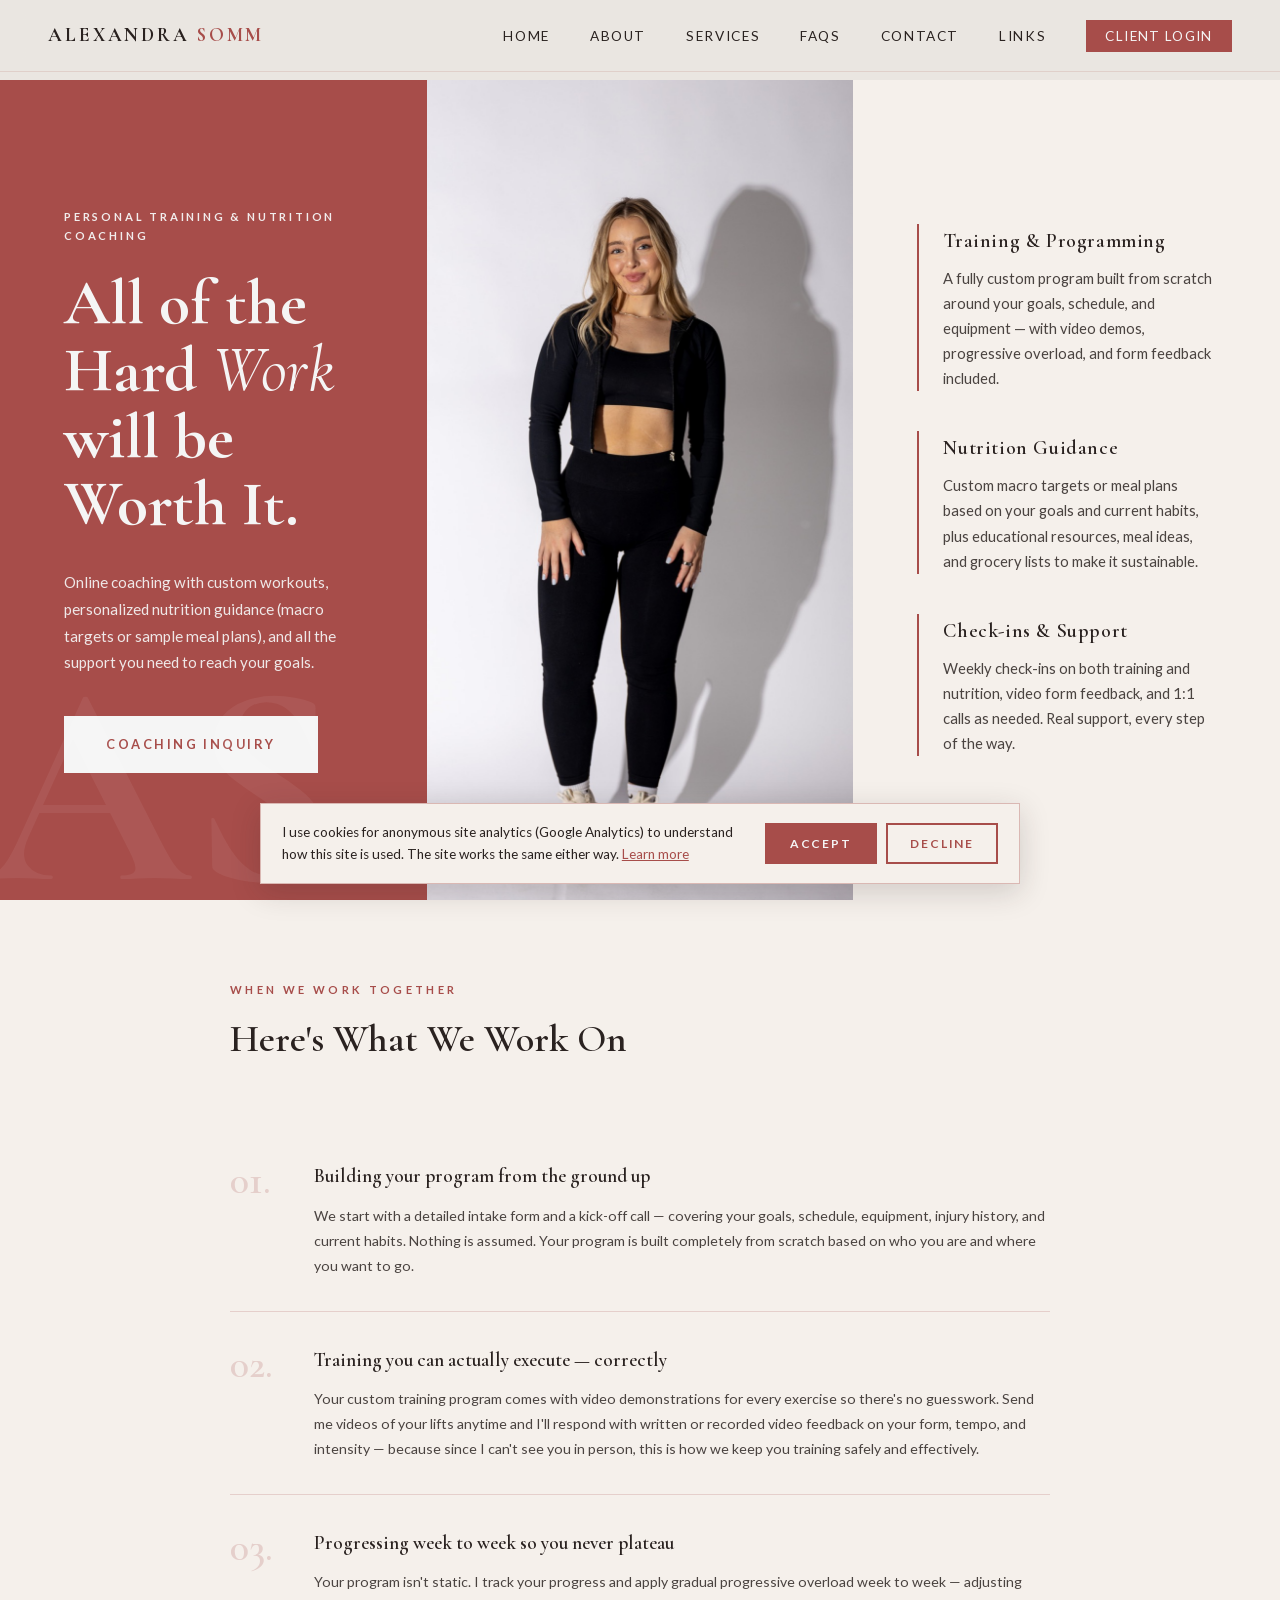
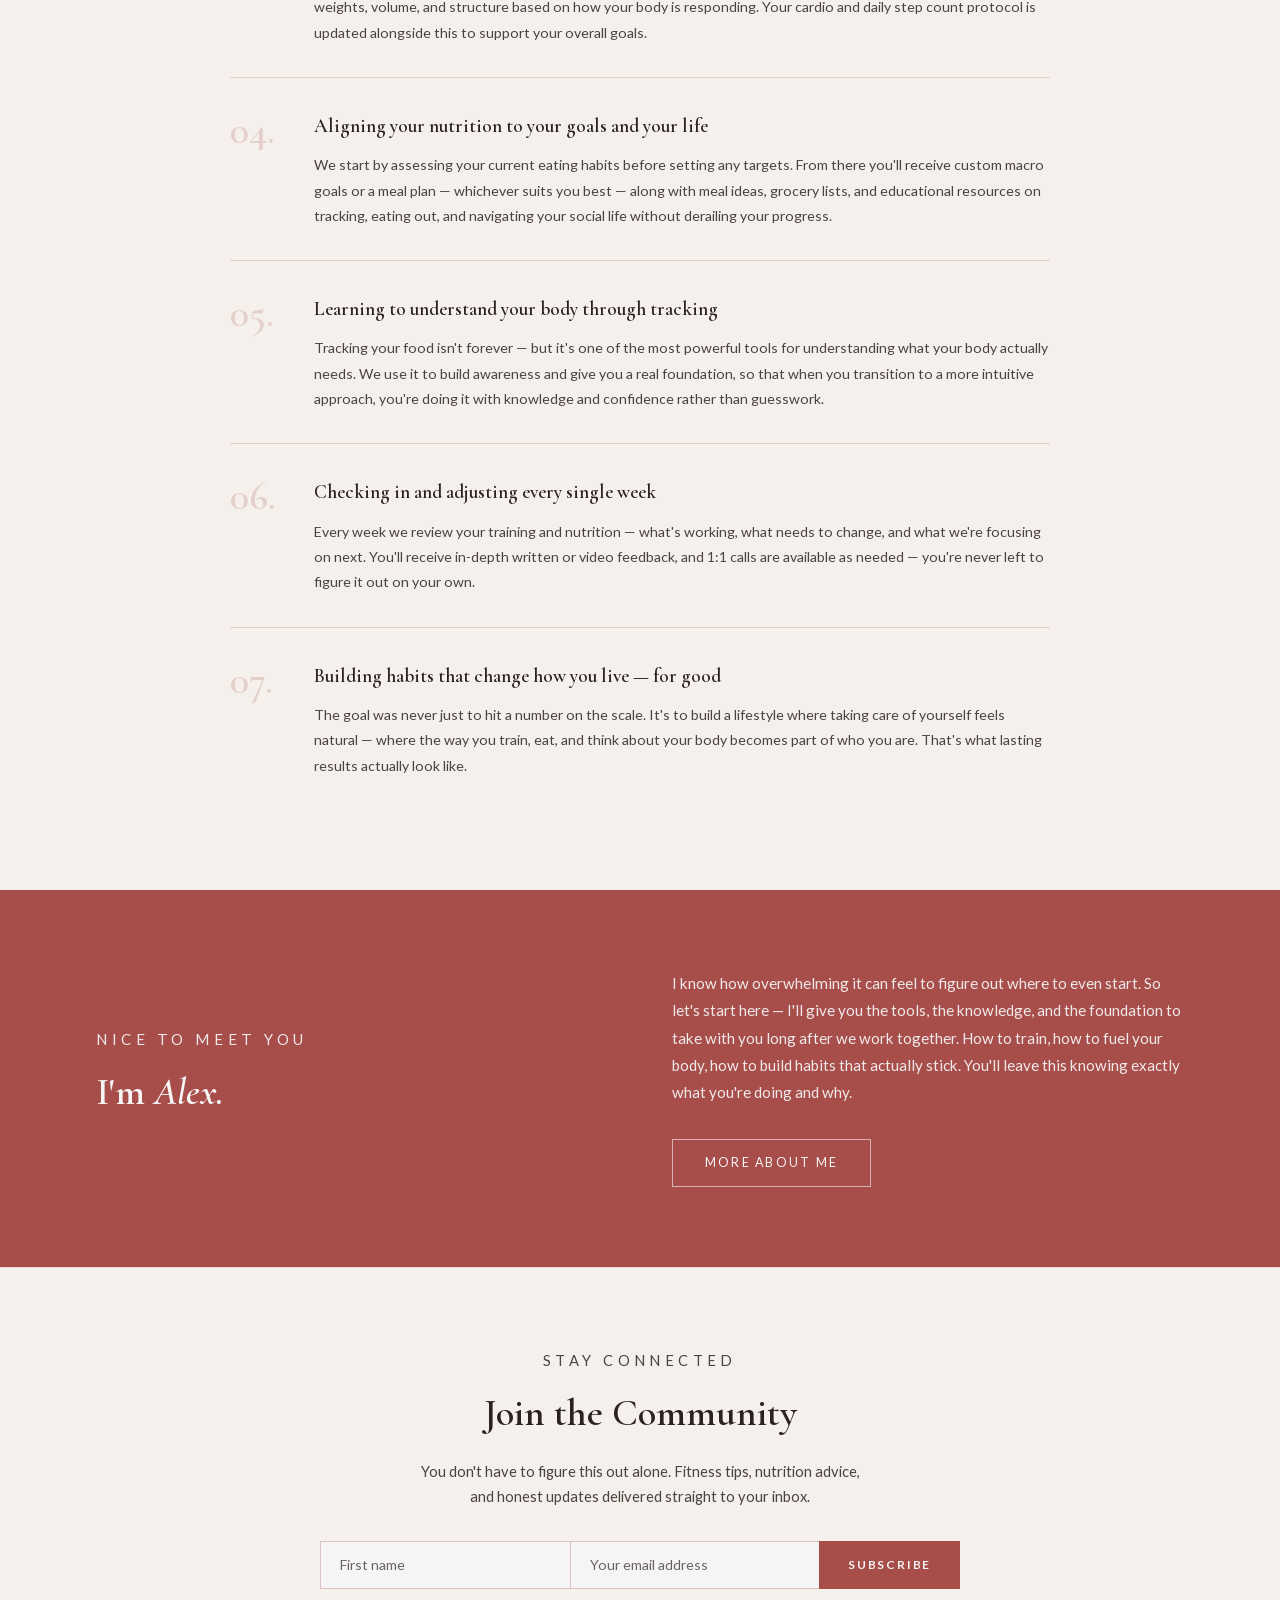
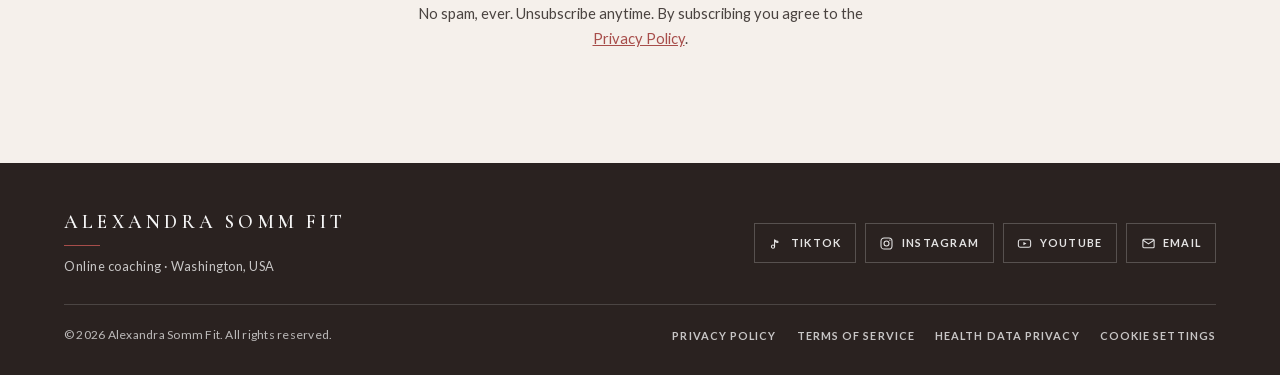
<file: index.html>
<!DOCTYPE html>
<html lang="en">
<head>
<meta charset="UTF-8">
<meta name="viewport" content="width=device-width, initial-scale=1.0">
<script>
  window.dataLayer = window.dataLayer || [];
  function gtag(){dataLayer.push(arguments);}
  (function(){
    var analytics = 'denied';
    try { if (localStorage.getItem('asf_consent') === 'granted') analytics = 'granted'; } catch (e) {}
    gtag('consent', 'default', { ad_storage: 'denied', ad_user_data: 'denied', ad_personalization: 'denied', analytics_storage: analytics });
  })();
</script>
<!-- Google Tag Manager -->
<script>(function(w,d,s,l,i){w[l]=w[l]||[];w[l].push({'gtm.start':
new Date().getTime(),event:'gtm.js'});var f=d.getElementsByTagName(s)[0],
j=d.createElement(s),dl=l!='dataLayer'?'&l='+l:'';j.async=true;j.src=
'https://www.googletagmanager.com/gtm.js?id='+i+dl;f.parentNode.insertBefore(j,f);
})(window,document,'script','dataLayer','GTM-WNGSXPN5');</script>
<!-- End Google Tag Manager -->
<title>Alexandra Somm | Personal Training & Nutrition Coaching</title>
<!-- VERIFY: with attorney: RCW 18.138 scope -->
<meta name="description" content="Online 1-on-1 personal training and nutrition coaching with custom workouts, personalized nutrition guidance (macro targets or sample meal plans), and weekly check-ins from certified trainer Alexandra Somm.">
<link rel="canonical" href="https://alexandrasomm.com/">
<meta property="og:type" content="website">
<meta property="og:site_name" content="Alexandra Somm Fit">
<meta property="og:title" content="Alexandra Somm | Personal Training & Nutrition Coaching">
<meta property="og:description" content="Online 1-on-1 personal training and nutrition coaching with custom workouts, personalized nutrition guidance (macro targets or sample meal plans), and weekly check-ins from certified trainer Alexandra Somm.">
<meta property="og:url" content="https://alexandrasomm.com/">
<meta property="og:image" content="https://alexandrasomm.com/og-image.jpg">
<meta property="og:image:width" content="1200">
<meta property="og:image:height" content="628">
<meta property="og:image:alt" content="Alexandra Somm, personal trainer and nutrition coach, smiling on a workout mat next to a dumbbell">
<meta name="twitter:card" content="summary_large_image">
<meta name="twitter:title" content="Alexandra Somm | Personal Training & Nutrition Coaching">
<meta name="twitter:description" content="Online 1-on-1 personal training and nutrition coaching with custom workouts, personalized nutrition guidance (macro targets or sample meal plans), and weekly check-ins from certified trainer Alexandra Somm.">
<meta name="twitter:image" content="https://alexandrasomm.com/og-image.jpg">
<meta name="theme-color" content="#a74d4a">
<link rel="icon" href="/favicon.ico" sizes="48x48">
<link rel="icon" href="/favicon.svg" type="image/svg+xml">
<link rel="apple-touch-icon" href="/apple-touch-icon.png">
<link rel="preload" href="/fonts/lato-normal-400.woff2" as="font" type="font/woff2" crossorigin>
<link rel="preload" href="/fonts/cormorant-garamond-normal-400.woff2" as="font" type="font/woff2" crossorigin>
<link rel="stylesheet" href="/styles.css">
<script type="application/ld+json">{"@context": "https://schema.org", "@graph": [{"@type": "ProfessionalService", "@id": "https://alexandrasomm.com/#business", "name": "Alexandra Somm Fit", "url": "https://alexandrasomm.com/", "image": "https://alexandrasomm.com/og-image.jpg", "email": "alexandrasommfit@gmail.com", "description": "Online 1-on-1 personal training and nutrition coaching with custom workouts, personalized nutrition guidance (macro targets or sample meal plans), and weekly check-ins.", "founder": {"@id": "https://alexandrasomm.com/#person"}, "sameAs": ["https://www.instagram.com/alexandrasomm/", "https://www.tiktok.com/@alexandrasomm", "https://www.youtube.com/channel/UC1kE55TySQ3xbtHo9LoUUEA"], "priceRange": "$75-$175", "makesOffer": [{"@type": "Offer", "itemOffered": {"@type": "Service", "name": "Personal training"}}, {"@type": "Offer", "itemOffered": {"@type": "Service", "name": "Nutrition coaching"}}]}, {"@type": "Person", "@id": "https://alexandrasomm.com/#person", "name": "Alexandra Somm", "jobTitle": "Personal Trainer & Nutrition Coach", "url": "https://alexandrasomm.com/", "image": "https://alexandrasomm.com/about.jpg", "sameAs": ["https://www.instagram.com/alexandrasomm/", "https://www.tiktok.com/@alexandrasomm", "https://www.youtube.com/channel/UC1kE55TySQ3xbtHo9LoUUEA"]}]}</script>
</head>
<body>
<noscript><iframe src="https://www.googletagmanager.com/ns.html?id=GTM-WNGSXPN5" height="0" width="0" style="display:none;visibility:hidden" title="Google Tag Manager"></iframe></noscript>
<a class="skip-link" href="#main">Skip to main content</a>
<header>
<nav aria-label="Main">
  <a class="nav-logo" href="/">Alexandra <span>Somm</span></a>
  <ul class="nav-links">
    <li><a href="/" aria-current="page">Home</a></li>
    <li><a href="/about">About</a></li>
    <li><a href="/services">Services</a></li>
    <li><a href="/faq">FAQs</a></li>
    <li><a href="/contact">Contact</a></li>
    <li><a href="/links">Links</a></li>
    <li><a href="https://client.everfit.io/login/i/34HW8JV7K6" target="_blank" rel="noopener noreferrer" class="btn-nav">Client Login<span class="sr-only"> (opens in a new tab)</span></a></li>
  </ul>
  <button class="hamburger" type="button" aria-label="Menu" aria-expanded="false" aria-controls="mobileMenu">
    <span></span><span></span><span></span>
  </button>
</nav>
<div class="mobile-menu" id="mobileMenu">
  <a href="/" aria-current="page">Home</a>
  <a href="/about">About</a>
  <a href="/services">Services</a>
  <a href="/faq">FAQs</a>
  <a href="/contact">Contact</a>
  <a href="/links">Links</a>
  <a href="https://client.everfit.io/login/i/34HW8JV7K6" target="_blank" rel="noopener noreferrer">Client Login ↗<span class="sr-only"> (opens in a new tab)</span></a>
</div>
</header>
<main id="main">
  <!-- Hero -->
  <section class="hero">
    <div class="hero-left">
      <p class="hero-eyebrow">Personal Training & Nutrition Coaching</p>
      <h1 class="hero-title">All of the Hard <em>Work</em> will be Worth It.</h1>
      <!-- VERIFY: with attorney: RCW 18.138 scope -->
      <p class="hero-subtitle">Online coaching with custom workouts, personalized nutrition guidance (macro targets or sample meal plans), and all the support you need to reach your goals.</p>
      <a href="/get-started" class="btn-primary">Coaching Inquiry</a>
    </div>
    <div class="hero-photo"><picture><source media="(max-width: 1179px)" srcset="[data-uri]"><img src="/hero.jpg" width="1200" height="1680" fetchpriority="high" alt="Alexandra Somm, personal trainer and nutrition coach, standing and smiling in a black athletic set" style="width:100%;height:100%;object-fit:cover;object-position:top center;display:block;"></picture></div>
    <div class="hero-right">
      <div class="feature-item">
        <div class="feature-title">Training & Programming</div>
        <p class="feature-desc">A fully custom program built from scratch around your goals, schedule, and equipment — with video demos, progressive overload, and form feedback included.</p>
      </div>
      <div class="feature-item">
        <div class="feature-title">Nutrition Guidance</div>
        <p class="feature-desc">Custom macro targets or meal plans based on your goals and current habits, plus educational resources, meal ideas, and grocery lists to make it sustainable.</p>
      </div>
      <div class="feature-item">
        <div class="feature-title">Check-ins & Support</div>
        <p class="feature-desc">Weekly check-ins on both training and nutrition, video form feedback, and 1:1 calls as needed. Real support, every step of the way.</p>
      </div>
    </div>
  </section>

  <!-- What We Work On -->
  <section style="background:var(--cream);padding:5rem 2rem;">
    <div style="max-width:820px;margin:0 auto;">
      <p class="section-label" style="margin-bottom:0.5rem;">When We Work Together</p>
      <h2 style="font-family:var(--serif);font-size:clamp(1.8rem,3vw,2.5rem);font-weight:600;color:var(--dark-text);margin-bottom:3.5rem;">Here's What We Work On</h2>

      <div style="display:flex;flex-direction:column;gap:0;">

        <div style="display:grid;grid-template-columns:60px 1fr;gap:1.5rem;padding:2rem 0;border-bottom:1px solid rgba(167,77,74,0.2);">
          <div aria-hidden="true" style="font-family:var(--serif);font-size:2.5rem;font-weight:600;color:rgba(167,77,74,0.2);line-height:1;">01.</div>
          <div>
            <h3 style="font-family:var(--serif);font-size:1.2rem;font-weight:600;color:var(--dark-text);margin-bottom:0.6rem;">Building your program from the ground up</h3>
            <p style="font-family:var(--sans);font-size:0.88rem;color:#4a4340;line-height:1.8;">We start with a detailed intake form and a kick-off call — covering your goals, schedule, equipment, injury history, and current habits. Nothing is assumed. Your program is built completely from scratch based on who you are and where you want to go.</p>
          </div>
        </div>

        <div style="display:grid;grid-template-columns:60px 1fr;gap:1.5rem;padding:2rem 0;border-bottom:1px solid rgba(167,77,74,0.2);">
          <div aria-hidden="true" style="font-family:var(--serif);font-size:2.5rem;font-weight:600;color:rgba(167,77,74,0.2);line-height:1;">02.</div>
          <div>
            <h3 style="font-family:var(--serif);font-size:1.2rem;font-weight:600;color:var(--dark-text);margin-bottom:0.6rem;">Training you can actually execute — correctly</h3>
            <p style="font-family:var(--sans);font-size:0.88rem;color:#4a4340;line-height:1.8;">Your custom training program comes with video demonstrations for every exercise so there's no guesswork. Send me videos of your lifts anytime and I'll respond with written or recorded video feedback on your form, tempo, and intensity — because since I can't see you in person, this is how we keep you training safely and effectively.</p>
          </div>
        </div>

        <div style="display:grid;grid-template-columns:60px 1fr;gap:1.5rem;padding:2rem 0;border-bottom:1px solid rgba(167,77,74,0.2);">
          <div aria-hidden="true" style="font-family:var(--serif);font-size:2.5rem;font-weight:600;color:rgba(167,77,74,0.2);line-height:1;">03.</div>
          <div>
            <h3 style="font-family:var(--serif);font-size:1.2rem;font-weight:600;color:var(--dark-text);margin-bottom:0.6rem;">Progressing week to week so you never plateau</h3>
            <p style="font-family:var(--sans);font-size:0.88rem;color:#4a4340;line-height:1.8;">Your program isn't static. I track your progress and apply gradual progressive overload week to week — adjusting weights, volume, and structure based on how your body is responding. Your cardio and daily step count protocol is updated alongside this to support your overall goals.</p>
          </div>
        </div>

        <div style="display:grid;grid-template-columns:60px 1fr;gap:1.5rem;padding:2rem 0;border-bottom:1px solid rgba(167,77,74,0.2);">
          <div aria-hidden="true" style="font-family:var(--serif);font-size:2.5rem;font-weight:600;color:rgba(167,77,74,0.2);line-height:1;">04.</div>
          <div>
            <h3 style="font-family:var(--serif);font-size:1.2rem;font-weight:600;color:var(--dark-text);margin-bottom:0.6rem;">Aligning your nutrition to your goals and your life</h3>
            <p style="font-family:var(--sans);font-size:0.88rem;color:#4a4340;line-height:1.8;">We start by assessing your current eating habits before setting any targets. From there you'll receive custom macro goals or a meal plan — whichever suits you best — along with meal ideas, grocery lists, and educational resources on tracking, eating out, and navigating your social life without derailing your progress.</p>
          </div>
        </div>

        <div style="display:grid;grid-template-columns:60px 1fr;gap:1.5rem;padding:2rem 0;border-bottom:1px solid rgba(167,77,74,0.2);">
          <div aria-hidden="true" style="font-family:var(--serif);font-size:2.5rem;font-weight:600;color:rgba(167,77,74,0.2);line-height:1;">05.</div>
          <div>
            <h3 style="font-family:var(--serif);font-size:1.2rem;font-weight:600;color:var(--dark-text);margin-bottom:0.6rem;">Learning to understand your body through tracking</h3>
            <p style="font-family:var(--sans);font-size:0.88rem;color:#4a4340;line-height:1.8;">Tracking your food isn't forever — but it's one of the most powerful tools for understanding what your body actually needs. We use it to build awareness and give you a real foundation, so that when you transition to a more intuitive approach, you're doing it with knowledge and confidence rather than guesswork.</p>
          </div>
        </div>

        <div style="display:grid;grid-template-columns:60px 1fr;gap:1.5rem;padding:2rem 0;border-bottom:1px solid rgba(167,77,74,0.2);">
          <div aria-hidden="true" style="font-family:var(--serif);font-size:2.5rem;font-weight:600;color:rgba(167,77,74,0.2);line-height:1;">06.</div>
          <div>
            <h3 style="font-family:var(--serif);font-size:1.2rem;font-weight:600;color:var(--dark-text);margin-bottom:0.6rem;">Checking in and adjusting every single week</h3>
            <p style="font-family:var(--sans);font-size:0.88rem;color:#4a4340;line-height:1.8;">Every week we review your training and nutrition — what's working, what needs to change, and what we're focusing on next. You'll receive in-depth written or video feedback, and 1:1 calls are available as needed — you're never left to figure it out on your own.</p>
          </div>
        </div>

        <div style="display:grid;grid-template-columns:60px 1fr;gap:1.5rem;padding:2rem 0;">
          <div aria-hidden="true" style="font-family:var(--serif);font-size:2.5rem;font-weight:600;color:rgba(167,77,74,0.2);line-height:1;">07.</div>
          <div>
            <h3 style="font-family:var(--serif);font-size:1.2rem;font-weight:600;color:var(--dark-text);margin-bottom:0.6rem;">Building habits that change how you live — for good</h3>
            <p style="font-family:var(--sans);font-size:0.88rem;color:#4a4340;line-height:1.8;">The goal was never just to hit a number on the scale. It's to build a lifestyle where taking care of yourself feels natural — where the way you train, eat, and think about your body becomes part of who you are. That's what lasting results actually look like.</p>
          </div>
        </div>

      </div>
    </div>
  </section>

  <!-- Meet Alex strip -->
  <section class="intro-strip">
    <div>
      <p class="intro-strip-label">Nice to meet you</p>
      <h2>I'm <em>Alex.</em></h2>
    </div>
    <div>
      <p>I know how overwhelming it can feel to figure out where to even start. So let's start here — I'll give you the tools, the knowledge, and the foundation to take with you long after we work together. How to train, how to fuel your body, how to build habits that actually stick. You'll leave this knowing exactly what you're doing and why.</p>
      <a class="btn-outline-white" href="/about">More About Me</a>
    </div>
  </section>


  <!-- Newsletter -->
  <section class="newsletter-section">
    <p class="section-label" style="margin-bottom:0.5rem;">Stay Connected</p>
    <h2>Join the Community</h2>
    <p>You don't have to figure this out alone. Fitness tips, nutrition advice, and honest updates delivered straight to your inbox.</p>
    <form action="https://alexandrasomm.us20.list-manage.com/subscribe/post?u=134a16bac8bfe41e668607d91&id=80ffeaa1d6&f_id=000221eef0" method="post" target="_blank" class="newsletter-form">
      <label class="sr-only" for="newsletter-fname">First name</label>
      <input type="text" id="newsletter-fname" name="FNAME" autocomplete="given-name" placeholder="First name" required>
      <label class="sr-only" for="newsletter-email">Email address for the newsletter</label>
      <input type="email" id="newsletter-email" name="EMAIL" autocomplete="email" placeholder="Your email address" required>
      <div style="position:absolute;left:-5000px;" aria-hidden="true">
        <input type="text" name="b_134a16bac8bfe41e668607d91_80ffeaa1d6" tabindex="-1" value="">
      </div>
      <button type="submit">Subscribe</button>
    </form>
    <p class="newsletter-fine">No spam, ever. Unsubscribe anytime. By subscribing you agree to the <a href="/privacy">Privacy Policy</a>.</p>
  </section>

  
</main>
<footer>
  <div class="footer-main">
    <div class="footer-brand">
      <p class="footer-logo">Alexandra Somm Fit</p>
      <p class="footer-tagline">Online coaching &middot; Washington, USA</p>
    </div>
    <nav class="footer-social" aria-label="Social and email">
      <a href="https://www.tiktok.com/@alexandrasomm" target="_blank" rel="noopener noreferrer">
        <svg class="footer-icon" viewBox="0 0 24 24" aria-hidden="true" focusable="false"><circle cx="8" cy="17" r="2.5" fill="none" stroke="currentColor" stroke-width="1.7"/><path d="M10.5 17V6.1c1.5 1.3 3.3 2.1 5.3 2.2v2.2c-1.6-.1-3-.7-4-1.7" fill="none" stroke="currentColor" stroke-width="1.7" stroke-linecap="round" stroke-linejoin="round"/></svg>
        <span>TikTok</span><span class="sr-only"> (opens in a new tab)</span>
      </a>
      <a href="https://www.instagram.com/alexandrasomm/" target="_blank" rel="noopener noreferrer">
        <svg class="footer-icon" viewBox="0 0 24 24" aria-hidden="true" focusable="false"><rect x="3.2" y="3.2" width="17.6" height="17.6" rx="5" fill="none" stroke="currentColor" stroke-width="1.7"/><circle cx="12" cy="12" r="4" fill="none" stroke="currentColor" stroke-width="1.7"/><circle cx="17.4" cy="6.6" r="1" fill="currentColor"/></svg>
        <span>Instagram</span><span class="sr-only"> (opens in a new tab)</span>
      </a>
      <a href="https://www.youtube.com/channel/UC1kE55TySQ3xbtHo9LoUUEA" target="_blank" rel="noopener noreferrer">
        <svg class="footer-icon" viewBox="0 0 24 24" aria-hidden="true" focusable="false"><rect x="2.2" y="6" width="19.6" height="12" rx="3" fill="none" stroke="currentColor" stroke-width="1.7"/><path d="M10.2 9.4v5.2l5-2.6z" fill="currentColor"/></svg>
        <span>YouTube</span><span class="sr-only"> (opens in a new tab)</span>
      </a>
      <a href="mailto:alexandrasommfit@gmail.com">
        <svg class="footer-icon" viewBox="0 0 24 24" aria-hidden="true" focusable="false"><rect x="3" y="5.2" width="18" height="13.6" rx="1.6" fill="none" stroke="currentColor" stroke-width="1.7"/><path d="M4 7.2 12 12.6 20 7.2" fill="none" stroke="currentColor" stroke-width="1.7" stroke-linecap="round" stroke-linejoin="round"/></svg>
        <span>Email</span>
      </a>
    </nav>
  </div>
  <div class="footer-bottom">
    <p class="footer-legal">&copy; <span data-year>2026</span> Alexandra Somm Fit. All rights reserved.</p>
    <nav class="footer-legal-nav" aria-label="Legal">
      <a href="/privacy">Privacy Policy</a>
      <a href="/terms">Terms of Service</a>
      <a href="/health-data-privacy">Health Data Privacy</a>
      <button type="button" class="footer-link-btn" id="cookie-settings">Cookie Settings</button>
    </nav>
  </div>
</footer>
<script src="/site.js" defer></script>
</body>
</html>
</file>
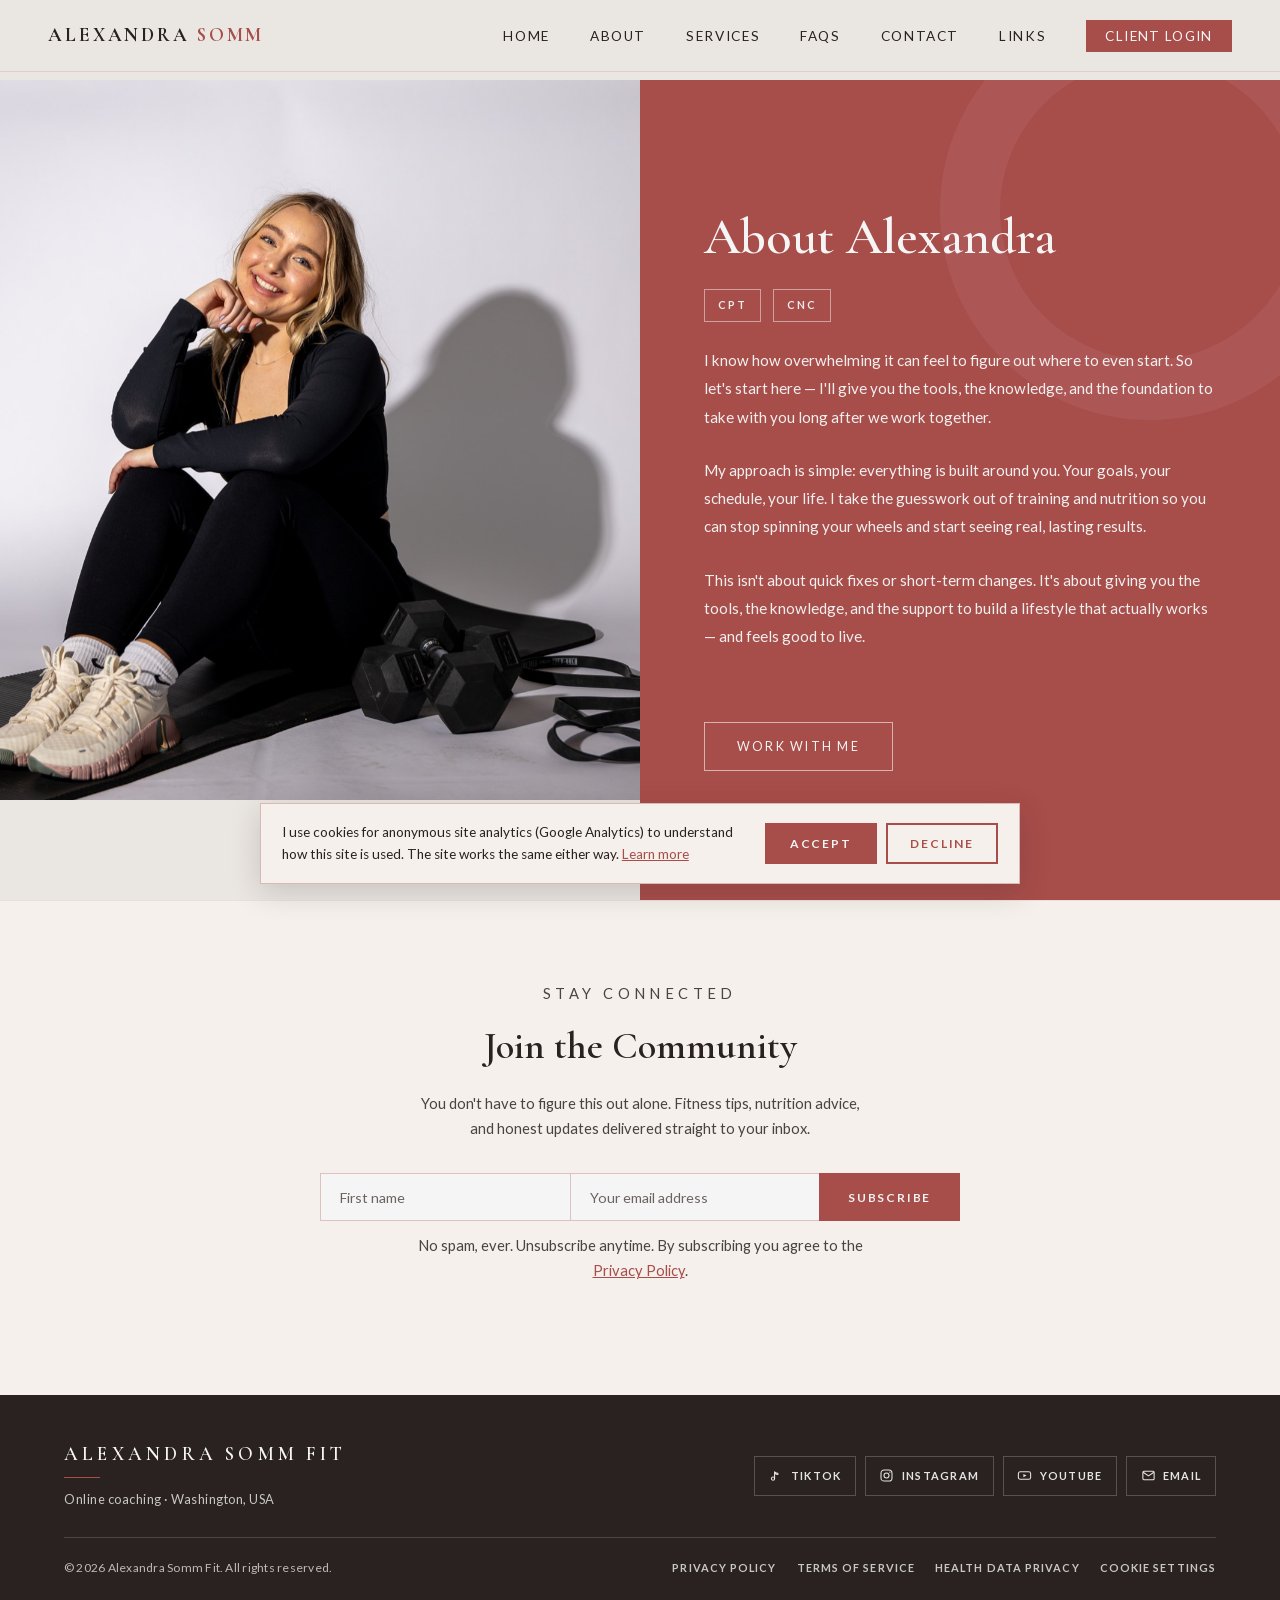
<file: about.html>
<!DOCTYPE html>
<html lang="en">
<head>
<meta charset="UTF-8">
<meta name="viewport" content="width=device-width, initial-scale=1.0">
<script>
  window.dataLayer = window.dataLayer || [];
  function gtag(){dataLayer.push(arguments);}
  (function(){
    var analytics = 'denied';
    try { if (localStorage.getItem('asf_consent') === 'granted') analytics = 'granted'; } catch (e) {}
    gtag('consent', 'default', { ad_storage: 'denied', ad_user_data: 'denied', ad_personalization: 'denied', analytics_storage: analytics });
  })();
</script>
<!-- Google Tag Manager -->
<script>(function(w,d,s,l,i){w[l]=w[l]||[];w[l].push({'gtm.start':
new Date().getTime(),event:'gtm.js'});var f=d.getElementsByTagName(s)[0],
j=d.createElement(s),dl=l!='dataLayer'?'&l='+l:'';j.async=true;j.src=
'https://www.googletagmanager.com/gtm.js?id='+i+dl;f.parentNode.insertBefore(j,f);
})(window,document,'script','dataLayer','GTM-WNGSXPN5');</script>
<!-- End Google Tag Manager -->
<title>About Alexandra Somm | Personal Trainer & Nutrition Coach</title>
<meta name="description" content="Meet Alexandra Somm, a certified personal trainer and nutrition coach who builds custom training and nutrition around your goals, schedule, and life.">
<link rel="canonical" href="https://alexandrasomm.com/about">
<meta property="og:type" content="website">
<meta property="og:site_name" content="Alexandra Somm Fit">
<meta property="og:title" content="About Alexandra Somm | Personal Trainer & Nutrition Coach">
<meta property="og:description" content="Meet Alexandra Somm, a certified personal trainer and nutrition coach who builds custom training and nutrition around your goals, schedule, and life.">
<meta property="og:url" content="https://alexandrasomm.com/about">
<meta property="og:image" content="https://alexandrasomm.com/og-image.jpg">
<meta property="og:image:width" content="1200">
<meta property="og:image:height" content="628">
<meta property="og:image:alt" content="Alexandra Somm, personal trainer and nutrition coach, smiling on a workout mat next to a dumbbell">
<meta name="twitter:card" content="summary_large_image">
<meta name="twitter:title" content="About Alexandra Somm | Personal Trainer & Nutrition Coach">
<meta name="twitter:description" content="Meet Alexandra Somm, a certified personal trainer and nutrition coach who builds custom training and nutrition around your goals, schedule, and life.">
<meta name="twitter:image" content="https://alexandrasomm.com/og-image.jpg">
<meta name="theme-color" content="#a74d4a">
<link rel="icon" href="/favicon.ico" sizes="48x48">
<link rel="icon" href="/favicon.svg" type="image/svg+xml">
<link rel="apple-touch-icon" href="/apple-touch-icon.png">
<link rel="preload" href="/fonts/lato-normal-400.woff2" as="font" type="font/woff2" crossorigin>
<link rel="preload" href="/fonts/cormorant-garamond-normal-400.woff2" as="font" type="font/woff2" crossorigin>
<link rel="stylesheet" href="/styles.css">

</head>
<body>
<noscript><iframe src="https://www.googletagmanager.com/ns.html?id=GTM-WNGSXPN5" height="0" width="0" style="display:none;visibility:hidden" title="Google Tag Manager"></iframe></noscript>
<a class="skip-link" href="#main">Skip to main content</a>
<header>
<nav aria-label="Main">
  <a class="nav-logo" href="/">Alexandra <span>Somm</span></a>
  <ul class="nav-links">
    <li><a href="/">Home</a></li>
    <li><a href="/about" aria-current="page">About</a></li>
    <li><a href="/services">Services</a></li>
    <li><a href="/faq">FAQs</a></li>
    <li><a href="/contact">Contact</a></li>
    <li><a href="/links">Links</a></li>
    <li><a href="https://client.everfit.io/login/i/34HW8JV7K6" target="_blank" rel="noopener noreferrer" class="btn-nav">Client Login<span class="sr-only"> (opens in a new tab)</span></a></li>
  </ul>
  <button class="hamburger" type="button" aria-label="Menu" aria-expanded="false" aria-controls="mobileMenu">
    <span></span><span></span><span></span>
  </button>
</nav>
<div class="mobile-menu" id="mobileMenu">
  <a href="/">Home</a>
  <a href="/about" aria-current="page">About</a>
  <a href="/services">Services</a>
  <a href="/faq">FAQs</a>
  <a href="/contact">Contact</a>
  <a href="/links">Links</a>
  <a href="https://client.everfit.io/login/i/34HW8JV7K6" target="_blank" rel="noopener noreferrer">Client Login ↗<span class="sr-only"> (opens in a new tab)</span></a>
</div>
</header>
<main id="main">
  <section class="about-hero">
    <div class="about-left" style="padding:0;overflow:hidden;position:relative;max-height:80vh;">
      <img src="/about.jpg" width="1800" height="1199" alt="Alexandra Somm, certified personal trainer and nutrition coach, smiling while sitting on a workout mat next to a dumbbell and resistance band" style="width:100%;height:100%;object-fit:cover;display:block;">
    </div>
    <div class="about-right">
      <h1 style="font-family:var(--serif);font-size:clamp(2.2rem,4vw,3.2rem);font-weight:600;line-height:1.1;color:var(--white);margin-bottom:1.5rem;position:relative;z-index:1;">About Alexandra</h1>
      <div style="display:flex;gap:0.75rem;margin-bottom:1.5rem;"><span style="font-family:var(--sans);font-size:0.68rem;font-weight:700;letter-spacing:0.2em;text-transform:uppercase;color:rgba(245,245,245,0.95);border:1px solid rgba(245,245,245,0.5);padding:0.4rem 0.8rem;">CPT</span><span style="font-family:var(--sans);font-size:0.68rem;font-weight:700;letter-spacing:0.2em;text-transform:uppercase;color:rgba(245,245,245,0.95);border:1px solid rgba(245,245,245,0.5);padding:0.4rem 0.8rem;">CNC</span></div>
      <p>I know how overwhelming it can feel to figure out where to even start. So let's start here — I'll give you the tools, the knowledge, and the foundation to take with you long after we work together.</p>
      <br>
      <p>My approach is simple: everything is built around you. Your goals, your schedule, your life. I take the guesswork out of training and nutrition so you can stop spinning your wheels and start seeing real, lasting results.</p>
      <br>
      <p>This isn't about quick fixes or short-term changes. It's about giving you the tools, the knowledge, and the support to build a lifestyle that actually works — and feels good to live.</p>
      <div class="about-certs">
        <a class="btn-outline-white" href="/contact">Work With Me</a>
      </div>
    </div>
  </section>

  <!-- Newsletter -->
  <section class="newsletter-section">
    <p class="section-label" style="margin-bottom:0.5rem;">Stay Connected</p>
    <h2>Join the Community</h2>
    <p>You don't have to figure this out alone. Fitness tips, nutrition advice, and honest updates delivered straight to your inbox.</p>
    <form action="https://alexandrasomm.us20.list-manage.com/subscribe/post?u=134a16bac8bfe41e668607d91&id=80ffeaa1d6&f_id=000221eef0" method="post" target="_blank" class="newsletter-form">
      <label class="sr-only" for="newsletter-fname">First name</label>
      <input type="text" id="newsletter-fname" name="FNAME" autocomplete="given-name" placeholder="First name" required>
      <label class="sr-only" for="newsletter-email">Email address for the newsletter</label>
      <input type="email" id="newsletter-email" name="EMAIL" autocomplete="email" placeholder="Your email address" required>
      <div style="position:absolute;left:-5000px;" aria-hidden="true">
        <input type="text" name="b_134a16bac8bfe41e668607d91_80ffeaa1d6" tabindex="-1" value="">
      </div>
      <button type="submit">Subscribe</button>
    </form>
    <p class="newsletter-fine">No spam, ever. Unsubscribe anytime. By subscribing you agree to the <a href="/privacy">Privacy Policy</a>.</p>
  </section>

  
</main>
<footer>
  <div class="footer-main">
    <div class="footer-brand">
      <p class="footer-logo">Alexandra Somm Fit</p>
      <p class="footer-tagline">Online coaching &middot; Washington, USA</p>
    </div>
    <nav class="footer-social" aria-label="Social and email">
      <a href="https://www.tiktok.com/@alexandrasomm" target="_blank" rel="noopener noreferrer">
        <svg class="footer-icon" viewBox="0 0 24 24" aria-hidden="true" focusable="false"><circle cx="8" cy="17" r="2.5" fill="none" stroke="currentColor" stroke-width="1.7"/><path d="M10.5 17V6.1c1.5 1.3 3.3 2.1 5.3 2.2v2.2c-1.6-.1-3-.7-4-1.7" fill="none" stroke="currentColor" stroke-width="1.7" stroke-linecap="round" stroke-linejoin="round"/></svg>
        <span>TikTok</span><span class="sr-only"> (opens in a new tab)</span>
      </a>
      <a href="https://www.instagram.com/alexandrasomm/" target="_blank" rel="noopener noreferrer">
        <svg class="footer-icon" viewBox="0 0 24 24" aria-hidden="true" focusable="false"><rect x="3.2" y="3.2" width="17.6" height="17.6" rx="5" fill="none" stroke="currentColor" stroke-width="1.7"/><circle cx="12" cy="12" r="4" fill="none" stroke="currentColor" stroke-width="1.7"/><circle cx="17.4" cy="6.6" r="1" fill="currentColor"/></svg>
        <span>Instagram</span><span class="sr-only"> (opens in a new tab)</span>
      </a>
      <a href="https://www.youtube.com/channel/UC1kE55TySQ3xbtHo9LoUUEA" target="_blank" rel="noopener noreferrer">
        <svg class="footer-icon" viewBox="0 0 24 24" aria-hidden="true" focusable="false"><rect x="2.2" y="6" width="19.6" height="12" rx="3" fill="none" stroke="currentColor" stroke-width="1.7"/><path d="M10.2 9.4v5.2l5-2.6z" fill="currentColor"/></svg>
        <span>YouTube</span><span class="sr-only"> (opens in a new tab)</span>
      </a>
      <a href="mailto:alexandrasommfit@gmail.com">
        <svg class="footer-icon" viewBox="0 0 24 24" aria-hidden="true" focusable="false"><rect x="3" y="5.2" width="18" height="13.6" rx="1.6" fill="none" stroke="currentColor" stroke-width="1.7"/><path d="M4 7.2 12 12.6 20 7.2" fill="none" stroke="currentColor" stroke-width="1.7" stroke-linecap="round" stroke-linejoin="round"/></svg>
        <span>Email</span>
      </a>
    </nav>
  </div>
  <div class="footer-bottom">
    <p class="footer-legal">&copy; <span data-year>2026</span> Alexandra Somm Fit. All rights reserved.</p>
    <nav class="footer-legal-nav" aria-label="Legal">
      <a href="/privacy">Privacy Policy</a>
      <a href="/terms">Terms of Service</a>
      <a href="/health-data-privacy">Health Data Privacy</a>
      <button type="button" class="footer-link-btn" id="cookie-settings">Cookie Settings</button>
    </nav>
  </div>
</footer>
<script src="/site.js" defer></script>
</body>
</html>
</file>
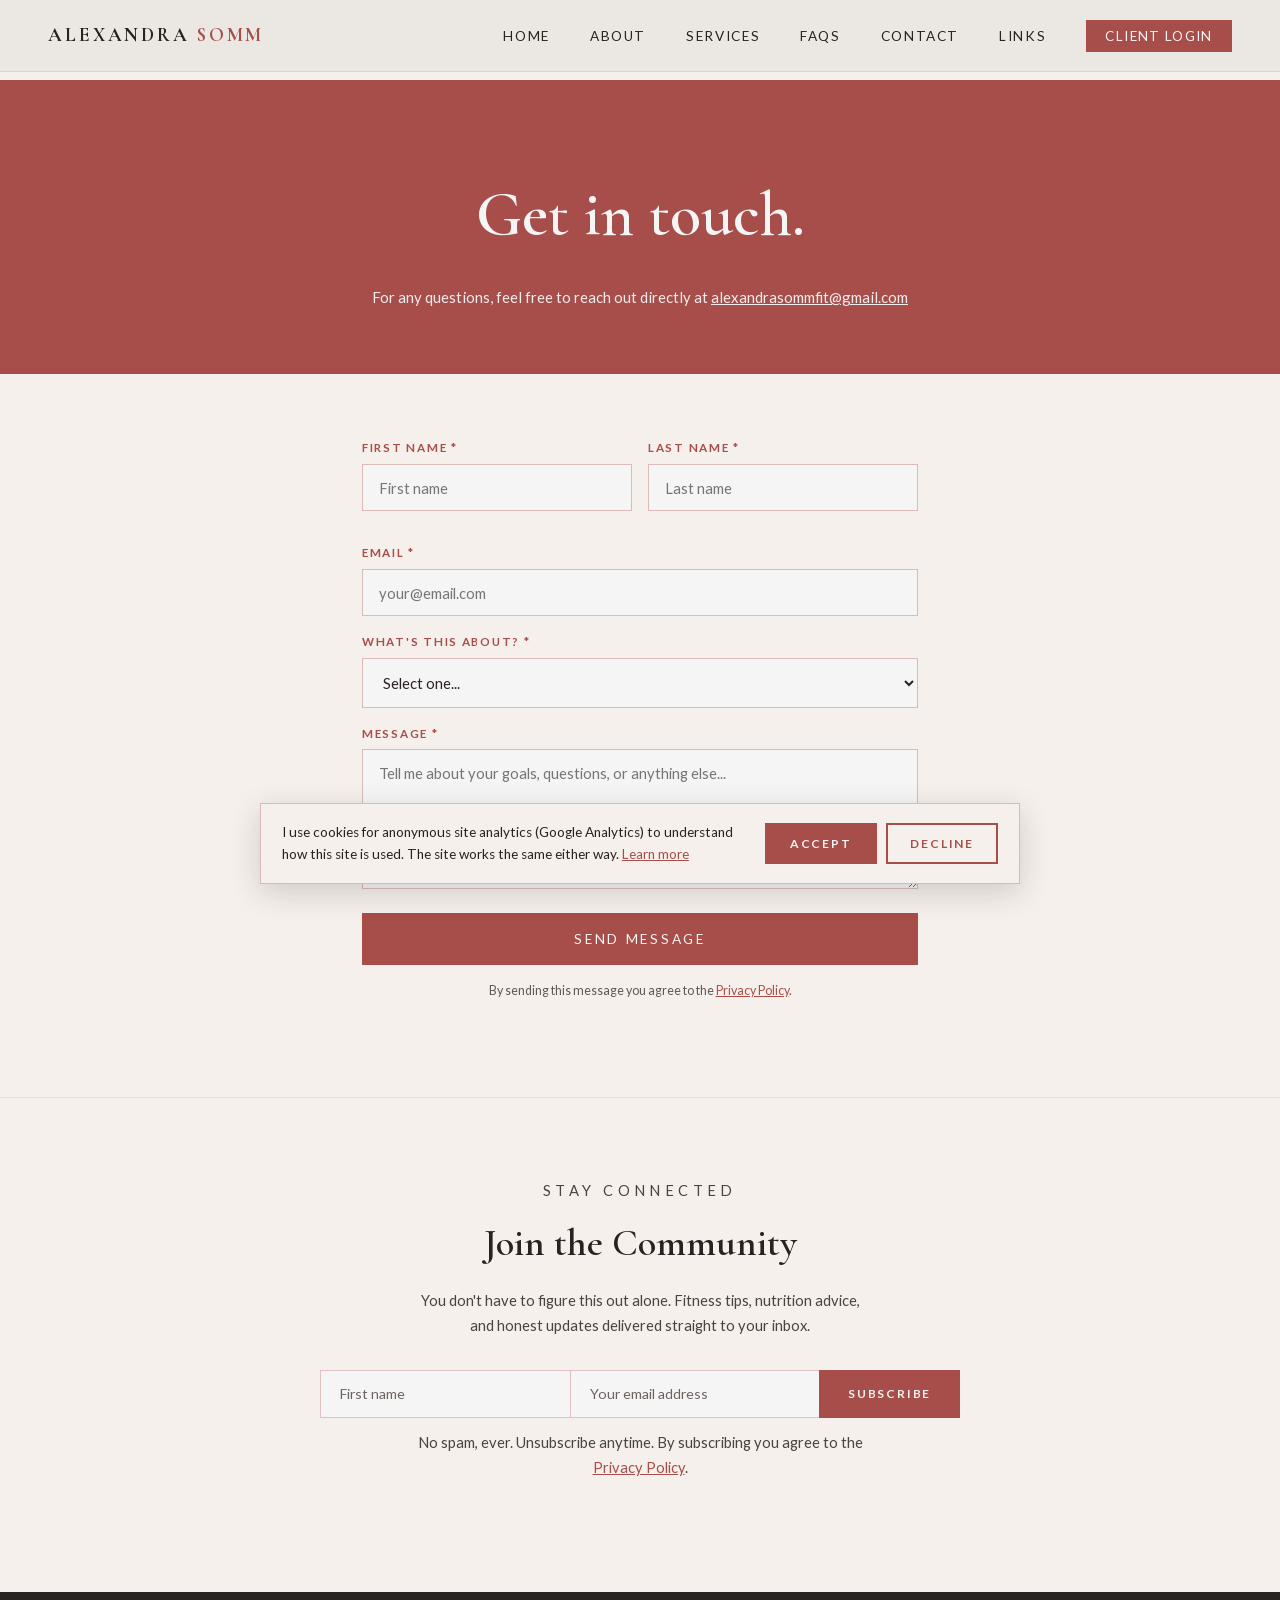
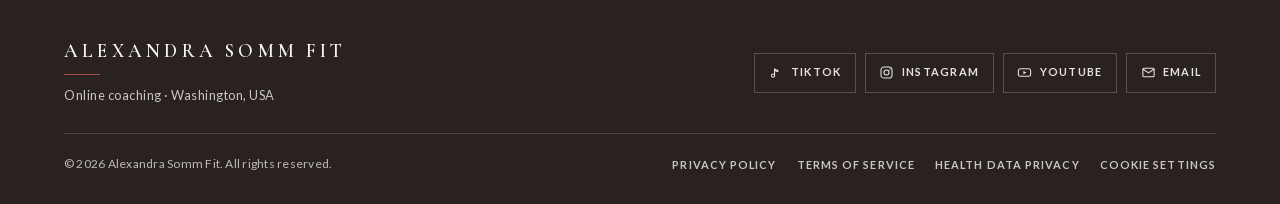
<file: contact.html>
<!DOCTYPE html>
<html lang="en">
<head>
<meta charset="UTF-8">
<meta name="viewport" content="width=device-width, initial-scale=1.0">
<script>
  window.dataLayer = window.dataLayer || [];
  function gtag(){dataLayer.push(arguments);}
  (function(){
    var analytics = 'denied';
    try { if (localStorage.getItem('asf_consent') === 'granted') analytics = 'granted'; } catch (e) {}
    gtag('consent', 'default', { ad_storage: 'denied', ad_user_data: 'denied', ad_personalization: 'denied', analytics_storage: analytics });
  })();
</script>
<!-- Google Tag Manager -->
<script>(function(w,d,s,l,i){w[l]=w[l]||[];w[l].push({'gtm.start':
new Date().getTime(),event:'gtm.js'});var f=d.getElementsByTagName(s)[0],
j=d.createElement(s),dl=l!='dataLayer'?'&l='+l:'';j.async=true;j.src=
'https://www.googletagmanager.com/gtm.js?id='+i+dl;f.parentNode.insertBefore(j,f);
})(window,document,'script','dataLayer','GTM-WNGSXPN5');</script>
<!-- End Google Tag Manager -->
<title>Contact | Alexandra Somm Fit</title>
<meta name="description" content="Questions about coaching, partnerships, or media? Get in touch with Alexandra Somm.">
<link rel="canonical" href="https://alexandrasomm.com/contact">
<meta property="og:type" content="website">
<meta property="og:site_name" content="Alexandra Somm Fit">
<meta property="og:title" content="Contact | Alexandra Somm Fit">
<meta property="og:description" content="Questions about coaching, partnerships, or media? Get in touch with Alexandra Somm.">
<meta property="og:url" content="https://alexandrasomm.com/contact">
<meta property="og:image" content="https://alexandrasomm.com/og-image.jpg">
<meta property="og:image:width" content="1200">
<meta property="og:image:height" content="628">
<meta property="og:image:alt" content="Alexandra Somm, personal trainer and nutrition coach, smiling on a workout mat next to a dumbbell">
<meta name="twitter:card" content="summary_large_image">
<meta name="twitter:title" content="Contact | Alexandra Somm Fit">
<meta name="twitter:description" content="Questions about coaching, partnerships, or media? Get in touch with Alexandra Somm.">
<meta name="twitter:image" content="https://alexandrasomm.com/og-image.jpg">
<meta name="theme-color" content="#a74d4a">
<link rel="icon" href="/favicon.ico" sizes="48x48">
<link rel="icon" href="/favicon.svg" type="image/svg+xml">
<link rel="apple-touch-icon" href="/apple-touch-icon.png">
<link rel="preload" href="/fonts/lato-normal-400.woff2" as="font" type="font/woff2" crossorigin>
<link rel="preload" href="/fonts/cormorant-garamond-normal-400.woff2" as="font" type="font/woff2" crossorigin>
<link rel="stylesheet" href="/styles.css">

</head>
<body>
<noscript><iframe src="https://www.googletagmanager.com/ns.html?id=GTM-WNGSXPN5" height="0" width="0" style="display:none;visibility:hidden" title="Google Tag Manager"></iframe></noscript>
<a class="skip-link" href="#main">Skip to main content</a>
<header>
<nav aria-label="Main">
  <a class="nav-logo" href="/">Alexandra <span>Somm</span></a>
  <ul class="nav-links">
    <li><a href="/">Home</a></li>
    <li><a href="/about">About</a></li>
    <li><a href="/services">Services</a></li>
    <li><a href="/faq">FAQs</a></li>
    <li><a href="/contact" aria-current="page">Contact</a></li>
    <li><a href="/links">Links</a></li>
    <li><a href="https://client.everfit.io/login/i/34HW8JV7K6" target="_blank" rel="noopener noreferrer" class="btn-nav">Client Login<span class="sr-only"> (opens in a new tab)</span></a></li>
  </ul>
  <button class="hamburger" type="button" aria-label="Menu" aria-expanded="false" aria-controls="mobileMenu">
    <span></span><span></span><span></span>
  </button>
</nav>
<div class="mobile-menu" id="mobileMenu">
  <a href="/">Home</a>
  <a href="/about">About</a>
  <a href="/services">Services</a>
  <a href="/faq">FAQs</a>
  <a href="/contact" aria-current="page">Contact</a>
  <a href="/links">Links</a>
  <a href="https://client.everfit.io/login/i/34HW8JV7K6" target="_blank" rel="noopener noreferrer">Client Login ↗<span class="sr-only"> (opens in a new tab)</span></a>
</div>
</header>
<main id="main">
  <div class="contact-page">
    <div class="contact-header">
      <h1>Get in touch.</h1>
      <p>For any questions, feel free to reach out directly at <a href="mailto:alexandrasommfit@gmail.com">alexandrasommfit@gmail.com</a></p>
    </div>
    <div class="contact-body">
      <form action="https://formspree.io/f/mqewdelk" method="POST" id="contact-form">
        <div class="form-row">
          <div class="form-group">
            <label>First Name *
            <input type="text" name="first_name" autocomplete="given-name" placeholder="First name" required></label>
          </div>
          <div class="form-group">
            <label>Last Name *
            <input type="text" name="last_name" autocomplete="family-name" placeholder="Last name" required></label>
          </div>
        </div>
        <div class="form-group">
          <label>Email *
          <input type="email" name="email" autocomplete="email" placeholder="your@email.com" required></label>
        </div>
        <div class="form-group">
          <label>What's this about? *
          <select name="subject" id="contact-subject" required>
            <option value="" disabled selected>Select one...</option>
            <option value="Coaching Inquiry">Coaching Inquiry (Training / Nutrition)</option>
            <option value="Partnership / UGC / Sponsorship">Partnership, UGC, or Sponsorship</option>
            <option value="Podcast / Media">Podcast Guest or Media Request</option>
            <option value="General Question">General Question</option>
          </select></label>
        </div>
        <div class="form-group">
          <label>Message *
          <textarea name="message" placeholder="Tell me about your goals, questions, or anything else..." required></textarea></label>
        </div>
        <div class="hp-field" aria-hidden="true"><label>Leave this field blank <input type="text" name="_gotcha" tabindex="-1" autocomplete="off"></label></div>
        <button class="btn-submit" type="submit">Send Message</button>
        <p id="contact-status" class="form-status" role="status" aria-live="polite"></p>
        <p class="form-fine">By sending this message you agree to the <a href="/privacy">Privacy Policy</a>.</p>
      </form>
    </div>


  <section class="newsletter-section">
      <p class="section-label" style="margin-bottom:0.5rem;">Stay Connected</p>
      <h2>Join the Community</h2>
      <p>You don't have to figure this out alone. Fitness tips, nutrition advice, and honest updates delivered straight to your inbox.</p>
      <form action="https://alexandrasomm.us20.list-manage.com/subscribe/post?u=134a16bac8bfe41e668607d91&id=80ffeaa1d6&f_id=000221eef0" method="post" target="_blank" class="newsletter-form">
        <label class="sr-only" for="newsletter-fname">First name</label>
        <input type="text" id="newsletter-fname" name="FNAME" autocomplete="given-name" placeholder="First name" required>
        <label class="sr-only" for="newsletter-email">Email address for the newsletter</label>
        <input type="email" id="newsletter-email" name="EMAIL" autocomplete="email" placeholder="Your email address" required>
        <div style="position:absolute;left:-5000px;" aria-hidden="true">
          <input type="text" name="b_134a16bac8bfe41e668607d91_80ffeaa1d6" tabindex="-1" value="">
        </div>
        <button type="submit">Subscribe</button>
      </form>
      <p class="newsletter-fine">No spam, ever. Unsubscribe anytime. By subscribing you agree to the <a href="/privacy">Privacy Policy</a>.</p>
    </section>

    
  </div>
</main>
<footer>
  <div class="footer-main">
    <div class="footer-brand">
      <p class="footer-logo">Alexandra Somm Fit</p>
      <p class="footer-tagline">Online coaching &middot; Washington, USA</p>
    </div>
    <nav class="footer-social" aria-label="Social and email">
      <a href="https://www.tiktok.com/@alexandrasomm" target="_blank" rel="noopener noreferrer">
        <svg class="footer-icon" viewBox="0 0 24 24" aria-hidden="true" focusable="false"><circle cx="8" cy="17" r="2.5" fill="none" stroke="currentColor" stroke-width="1.7"/><path d="M10.5 17V6.1c1.5 1.3 3.3 2.1 5.3 2.2v2.2c-1.6-.1-3-.7-4-1.7" fill="none" stroke="currentColor" stroke-width="1.7" stroke-linecap="round" stroke-linejoin="round"/></svg>
        <span>TikTok</span><span class="sr-only"> (opens in a new tab)</span>
      </a>
      <a href="https://www.instagram.com/alexandrasomm/" target="_blank" rel="noopener noreferrer">
        <svg class="footer-icon" viewBox="0 0 24 24" aria-hidden="true" focusable="false"><rect x="3.2" y="3.2" width="17.6" height="17.6" rx="5" fill="none" stroke="currentColor" stroke-width="1.7"/><circle cx="12" cy="12" r="4" fill="none" stroke="currentColor" stroke-width="1.7"/><circle cx="17.4" cy="6.6" r="1" fill="currentColor"/></svg>
        <span>Instagram</span><span class="sr-only"> (opens in a new tab)</span>
      </a>
      <a href="https://www.youtube.com/channel/UC1kE55TySQ3xbtHo9LoUUEA" target="_blank" rel="noopener noreferrer">
        <svg class="footer-icon" viewBox="0 0 24 24" aria-hidden="true" focusable="false"><rect x="2.2" y="6" width="19.6" height="12" rx="3" fill="none" stroke="currentColor" stroke-width="1.7"/><path d="M10.2 9.4v5.2l5-2.6z" fill="currentColor"/></svg>
        <span>YouTube</span><span class="sr-only"> (opens in a new tab)</span>
      </a>
      <a href="mailto:alexandrasommfit@gmail.com">
        <svg class="footer-icon" viewBox="0 0 24 24" aria-hidden="true" focusable="false"><rect x="3" y="5.2" width="18" height="13.6" rx="1.6" fill="none" stroke="currentColor" stroke-width="1.7"/><path d="M4 7.2 12 12.6 20 7.2" fill="none" stroke="currentColor" stroke-width="1.7" stroke-linecap="round" stroke-linejoin="round"/></svg>
        <span>Email</span>
      </a>
    </nav>
  </div>
  <div class="footer-bottom">
    <p class="footer-legal">&copy; <span data-year>2026</span> Alexandra Somm Fit. All rights reserved.</p>
    <nav class="footer-legal-nav" aria-label="Legal">
      <a href="/privacy">Privacy Policy</a>
      <a href="/terms">Terms of Service</a>
      <a href="/health-data-privacy">Health Data Privacy</a>
      <button type="button" class="footer-link-btn" id="cookie-settings">Cookie Settings</button>
    </nav>
  </div>
</footer>
<script src="/site.js" defer></script>
<script src="/forms.js" defer></script>
</body>
</html>
</file>
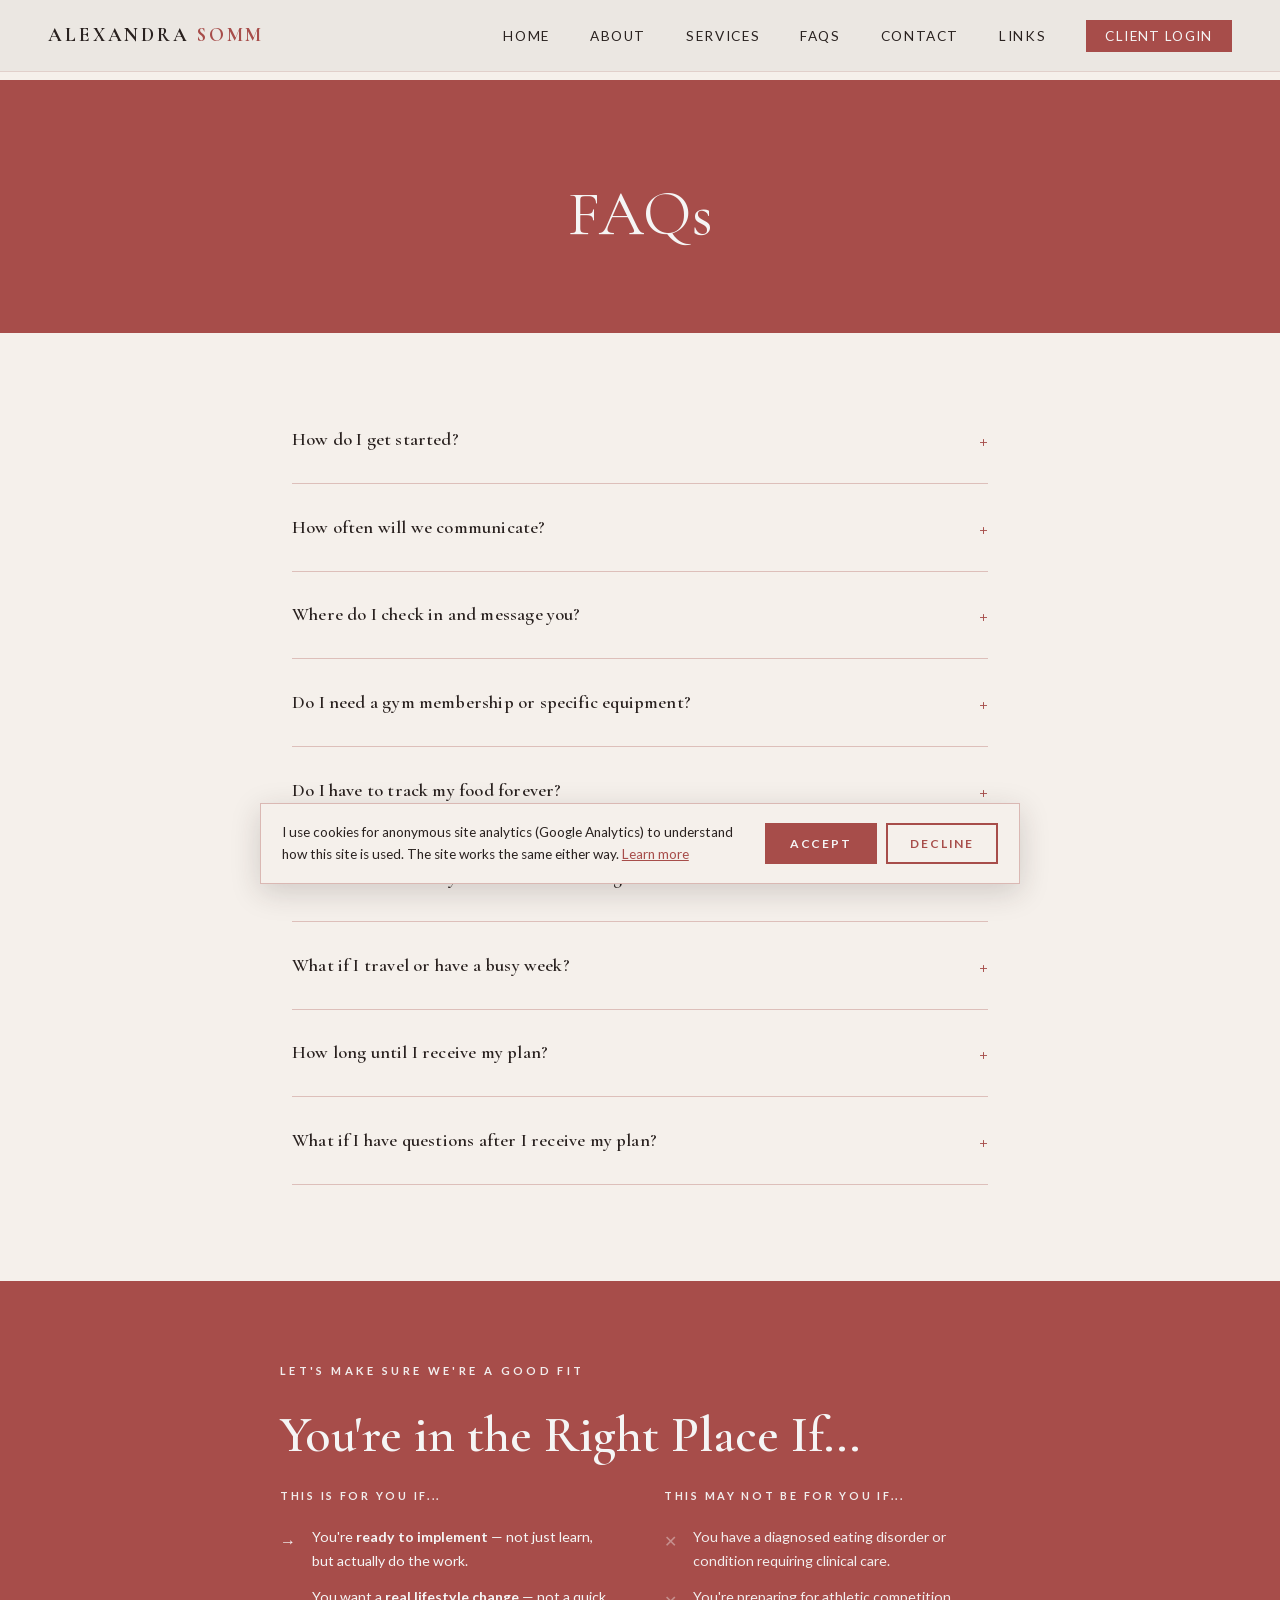
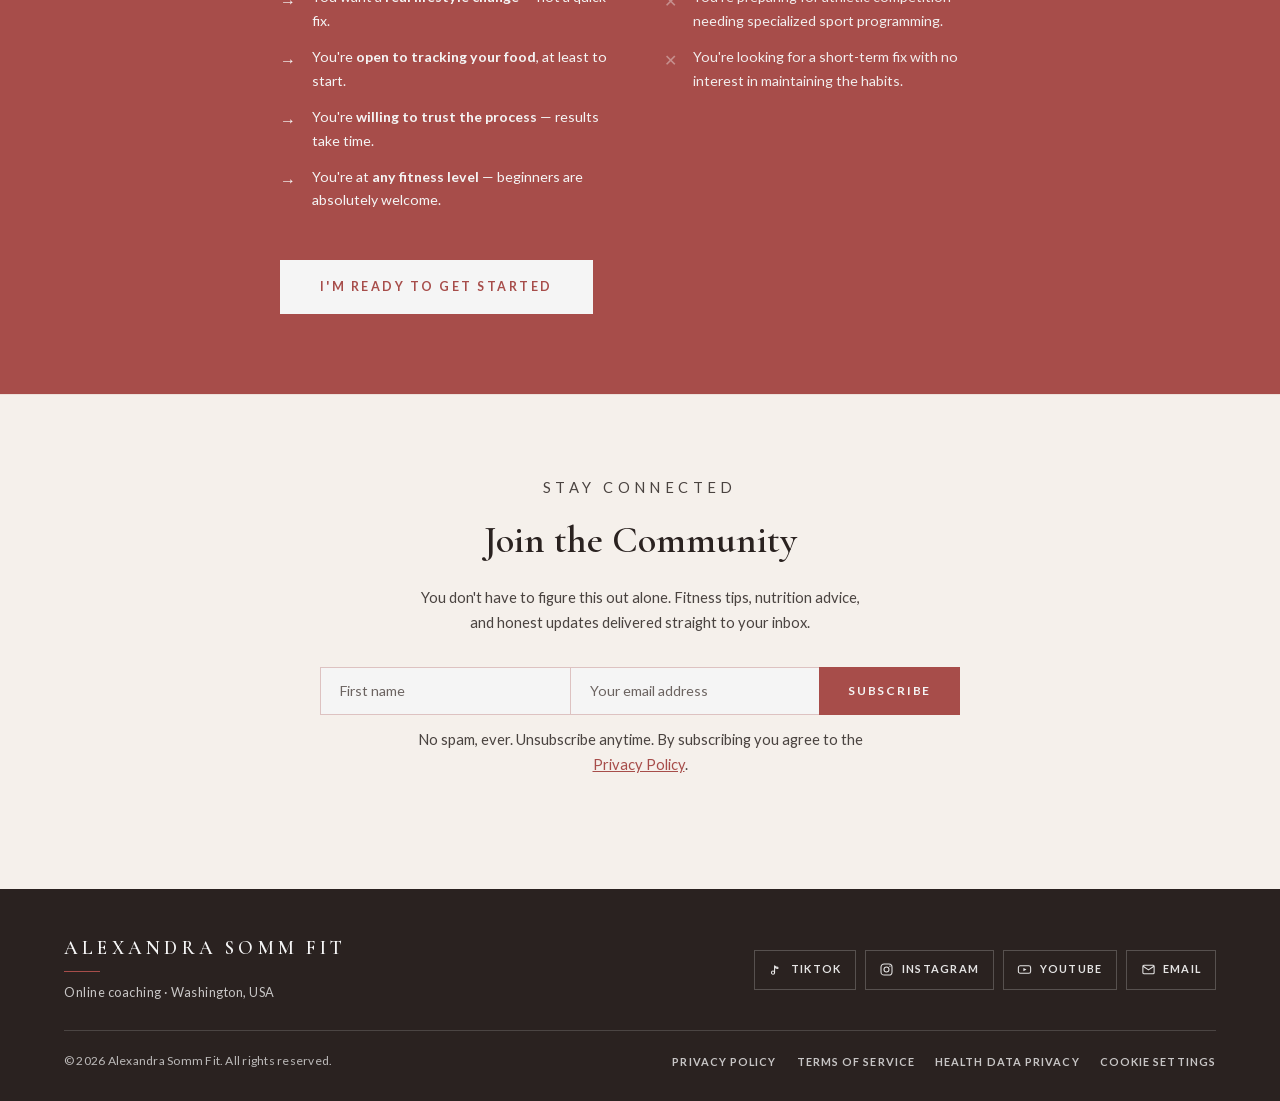
<file: faq.html>
<!DOCTYPE html>
<html lang="en">
<head>
<meta charset="UTF-8">
<meta name="viewport" content="width=device-width, initial-scale=1.0">
<script>
  window.dataLayer = window.dataLayer || [];
  function gtag(){dataLayer.push(arguments);}
  (function(){
    var analytics = 'denied';
    try { if (localStorage.getItem('asf_consent') === 'granted') analytics = 'granted'; } catch (e) {}
    gtag('consent', 'default', { ad_storage: 'denied', ad_user_data: 'denied', ad_personalization: 'denied', analytics_storage: analytics });
  })();
</script>
<!-- Google Tag Manager -->
<script>(function(w,d,s,l,i){w[l]=w[l]||[];w[l].push({'gtm.start':
new Date().getTime(),event:'gtm.js'});var f=d.getElementsByTagName(s)[0],
j=d.createElement(s),dl=l!='dataLayer'?'&l='+l:'';j.async=true;j.src=
'https://www.googletagmanager.com/gtm.js?id='+i+dl;f.parentNode.insertBefore(j,f);
})(window,document,'script','dataLayer','GTM-WNGSXPN5');</script>
<!-- End Google Tag Manager -->
<title>FAQs | Online Personal Training & Nutrition Coaching</title>
<meta name="description" content="Answers to common questions about online coaching with Alexandra Somm: how it works, what is included, gym access, food tracking, and more.">
<link rel="canonical" href="https://alexandrasomm.com/faq">
<meta property="og:type" content="website">
<meta property="og:site_name" content="Alexandra Somm Fit">
<meta property="og:title" content="FAQs | Online Personal Training & Nutrition Coaching">
<meta property="og:description" content="Answers to common questions about online coaching with Alexandra Somm: how it works, what is included, gym access, food tracking, and more.">
<meta property="og:url" content="https://alexandrasomm.com/faq">
<meta property="og:image" content="https://alexandrasomm.com/og-image.jpg">
<meta property="og:image:width" content="1200">
<meta property="og:image:height" content="628">
<meta property="og:image:alt" content="Alexandra Somm, personal trainer and nutrition coach, smiling on a workout mat next to a dumbbell">
<meta name="twitter:card" content="summary_large_image">
<meta name="twitter:title" content="FAQs | Online Personal Training & Nutrition Coaching">
<meta name="twitter:description" content="Answers to common questions about online coaching with Alexandra Somm: how it works, what is included, gym access, food tracking, and more.">
<meta name="twitter:image" content="https://alexandrasomm.com/og-image.jpg">
<meta name="theme-color" content="#a74d4a">
<link rel="icon" href="/favicon.ico" sizes="48x48">
<link rel="icon" href="/favicon.svg" type="image/svg+xml">
<link rel="apple-touch-icon" href="/apple-touch-icon.png">
<link rel="preload" href="/fonts/lato-normal-400.woff2" as="font" type="font/woff2" crossorigin>
<link rel="preload" href="/fonts/cormorant-garamond-normal-400.woff2" as="font" type="font/woff2" crossorigin>
<link rel="stylesheet" href="/styles.css">
<script type="application/ld+json">{"@context": "https://schema.org", "@type": "FAQPage", "mainEntity": [{"@type": "Question", "name": "How do I get started?", "acceptedAnswer": {"@type": "Answer", "text": "The first step is reaching out! Fill out the coaching inquiry form and I'll be in touch to schedule your kick-off call. From there we'll go over your goals, get everything we need, and build your program from scratch."}}, {"@type": "Question", "name": "How often will we communicate?", "acceptedAnswer": {"@type": "Answer", "text": "It depends on your package. With a one-time custom plan, we'll have a kick-off call before your plan is built and a follow-up call after delivery to make sure everything makes sense. With ongoing 1-on-1 coaching, we check in weekly and you can message me with questions, form check videos, or anything else throughout the month."}}, {"@type": "Question", "name": "Where do I check in and message you?", "acceptedAnswer": {"@type": "Answer", "text": "All check-ins, messages, and everything having to do with your training plan will be found in your client portal. Here you can see your meals, workouts, progress and everything else needed to make this health journey a reality! Your client portal can be found here (opens in a new tab)."}}, {"@type": "Question", "name": "Do I need a gym membership or specific equipment?", "acceptedAnswer": {"@type": "Answer", "text": "A gym is recommended, but not required. If you don't have access to one, we'll customize your program to work with whatever equipment you have available — whether that's a full home gym, a set of dumbbells, or no equipment at all."}}, {"@type": "Question", "name": "Do I have to track my food forever?", "acceptedAnswer": {"@type": "Answer", "text": "No — tracking isn't meant to be permanent. The goal is to use it as a tool to build awareness of your macros and intake so that when you're ready to transition to a more intuitive approach, you're doing it with real knowledge behind you. If you already have a healthy relationship with tracking and want to continue, that works too. We'll figure out what's best for you."}}, {"@type": "Question", "name": "What if I have dietary restrictions or allergies?", "acceptedAnswer": {"@type": "Answer", "text": "Not a problem — your nutrition plan is built around you, and that includes any dietary restrictions or allergies. We'll go over everything during your kick-off call and make sure your plan works for your lifestyle."}}, {"@type": "Question", "name": "What if I travel or have a busy week?", "acceptedAnswer": {"@type": "Answer", "text": "Life happens — travel, busy weeks, unexpected curveballs. This isn't an all-or-nothing approach. Do what you can, and pick right back up the next day. Missing a workout or an imperfect eating day doesn't undo your progress. We keep moving forward."}}, {"@type": "Question", "name": "How long until I receive my plan?", "acceptedAnswer": {"@type": "Answer", "text": "After your kick-off call, you'll receive your custom plan within one week."}}, {"@type": "Question", "name": "What if I have questions after I receive my plan?", "acceptedAnswer": {"@type": "Answer", "text": "A follow-up call is included with every one-time plan. Once your plan is delivered we'll hop on a quick call to go over any questions or concerns and make sure you feel confident going into it."}}]}</script>
</head>
<body>
<noscript><iframe src="https://www.googletagmanager.com/ns.html?id=GTM-WNGSXPN5" height="0" width="0" style="display:none;visibility:hidden" title="Google Tag Manager"></iframe></noscript>
<a class="skip-link" href="#main">Skip to main content</a>
<header>
<nav aria-label="Main">
  <a class="nav-logo" href="/">Alexandra <span>Somm</span></a>
  <ul class="nav-links">
    <li><a href="/">Home</a></li>
    <li><a href="/about">About</a></li>
    <li><a href="/services">Services</a></li>
    <li><a href="/faq" aria-current="page">FAQs</a></li>
    <li><a href="/contact">Contact</a></li>
    <li><a href="/links">Links</a></li>
    <li><a href="https://client.everfit.io/login/i/34HW8JV7K6" target="_blank" rel="noopener noreferrer" class="btn-nav">Client Login<span class="sr-only"> (opens in a new tab)</span></a></li>
  </ul>
  <button class="hamburger" type="button" aria-label="Menu" aria-expanded="false" aria-controls="mobileMenu">
    <span></span><span></span><span></span>
  </button>
</nav>
<div class="mobile-menu" id="mobileMenu">
  <a href="/">Home</a>
  <a href="/about">About</a>
  <a href="/services">Services</a>
  <a href="/faq" aria-current="page">FAQs</a>
  <a href="/contact">Contact</a>
  <a href="/links">Links</a>
  <a href="https://client.everfit.io/login/i/34HW8JV7K6" target="_blank" rel="noopener noreferrer">Client Login ↗<span class="sr-only"> (opens in a new tab)</span></a>
</div>
</header>
<main id="main">
  <div class="faq-page">
    <div class="faq-header">
      <h1>FAQs</h1>
    </div>
    <div class="faq-body">

      <details class="faq-item">
        <summary class="faq-question">
          How do I get started?
          <span class="faq-icon">+</span>
        </summary>
        <div class="faq-answer">
          The first step is reaching out! Fill out the <a href="/get-started" style="color:var(--primary);">coaching inquiry form</a> and I'll be in touch to schedule your kick-off call. From there we'll go over your goals, get everything we need, and build your program from scratch.
        </div>
      </details>
      <details class="faq-item">
        <summary class="faq-question">
          How often will we communicate?
          <span class="faq-icon">+</span>
        </summary>
        <div class="faq-answer">
          It depends on your package. With a <strong>one-time custom plan</strong>, we'll have a kick-off call before your plan is built and a follow-up call after delivery to make sure everything makes sense. With <strong>ongoing 1-on-1 coaching</strong>, we check in weekly and you can message me with questions, form check videos, or anything else throughout the month.
        </div>
      </details>
      <details class="faq-item">
        <summary class="faq-question">
          Where do I check in and message you?
          <span class="faq-icon">+</span>
        </summary>
        <div class="faq-answer">
          All check-ins, messages, and everything having to do with your training plan will be found in your client portal. Here you can see your meals, workouts, progress and everything else needed to make this health journey a reality! Your client portal can be found <a href="https://client.everfit.io/login/i/34HW8JV7K6" target="_blank" rel="noopener noreferrer" style="color:var(--primary);">here<span class="sr-only"> (opens in a new tab)</span></a>.
        </div>
      </details>
      <details class="faq-item">
        <summary class="faq-question">
          Do I need a gym membership or specific equipment?
          <span class="faq-icon">+</span>
        </summary>
        <div class="faq-answer">
          A gym is recommended, but not required. If you don't have access to one, we'll customize your program to work with whatever equipment you have available — whether that's a full home gym, a set of dumbbells, or no equipment at all.
        </div>
      </details>
      <details class="faq-item">
        <summary class="faq-question">
          Do I have to track my food forever?
          <span class="faq-icon">+</span>
        </summary>
        <div class="faq-answer">
          No — tracking isn't meant to be permanent. The goal is to use it as a tool to build awareness of your macros and intake so that when you're ready to transition to a more intuitive approach, you're doing it with real knowledge behind you. If you already have a healthy relationship with tracking and want to continue, that works too. We'll figure out what's best for you.
        </div>
      </details>
      <details class="faq-item">
        <summary class="faq-question">
          What if I have dietary restrictions or allergies?
          <span class="faq-icon">+</span>
        </summary>
        <div class="faq-answer">
          Not a problem — your nutrition plan is built around you, and that includes any dietary restrictions or allergies. We'll go over everything during your kick-off call and make sure your plan works for your lifestyle.
        </div>
      </details>
      <details class="faq-item">
        <summary class="faq-question">
          What if I travel or have a busy week?
          <span class="faq-icon">+</span>
        </summary>
        <div class="faq-answer">
          Life happens — travel, busy weeks, unexpected curveballs. This isn't an all-or-nothing approach. Do what you can, and pick right back up the next day. Missing a workout or an imperfect eating day doesn't undo your progress. We keep moving forward.
        </div>
      </details>
      <details class="faq-item">
        <summary class="faq-question">
          How long until I receive my plan?
          <span class="faq-icon">+</span>
        </summary>
        <div class="faq-answer">
          After your kick-off call, you'll receive your custom plan within one week.
        </div>
      </details>
      <details class="faq-item">
        <summary class="faq-question">
          What if I have questions after I receive my plan?
          <span class="faq-icon">+</span>
        </summary>
        <div class="faq-answer">
          A follow-up call is included with every one-time plan. Once your plan is delivered we'll hop on a quick call to go over any questions or concerns and make sure you feel confident going into it.
        </div>
      </details>

    </div>

    <!-- YOU'RE IN THE RIGHT PLACE -->
    <div style="background:var(--primary);padding:5rem 2rem;">
      <style>@media(max-width:768px){.qualify-grid{grid-template-columns:1fr !important;}}</style>
      <div style="max-width:720px;margin:0 auto;">
        <p class="section-label" style="color:rgba(245,245,245,0.95);margin-bottom:0.75rem;">Let's Make Sure We're a Good Fit</p>
        <h2 style="font-family:var(--serif);font-size:clamp(2rem,4vw,3.2rem);font-weight:600;color:var(--white);margin-bottom:0.5rem;">You're in the Right Place If...</h2>
        

        <div class="qualify-grid" style="display:grid;grid-template-columns:1fr 1fr;gap:3rem;margin-bottom:3rem;">
          
          <!-- Left: good fit -->
          <div>
            <p style="font-family:var(--sans);font-size:0.68rem;font-weight:700;letter-spacing:0.25em;text-transform:uppercase;color:rgba(245,245,245,0.95);margin-bottom:1.25rem;">This is for you if...</p>
            <div style="display:flex;flex-direction:column;gap:0.75rem;">
              <div style="display:flex;gap:1rem;align-items:flex-start;">
                <span style="color:var(--white);font-size:1rem;margin-top:0.1rem;flex-shrink:0;">→</span>
                <p style="font-family:var(--sans);font-size:0.88rem;color:var(--white);line-height:1.7;">You're <strong>ready to implement</strong> — not just learn, but actually do the work.</p>
              </div>
              <div style="display:flex;gap:1rem;align-items:flex-start;">
                <span style="color:var(--white);font-size:1rem;margin-top:0.1rem;flex-shrink:0;">→</span>
                <p style="font-family:var(--sans);font-size:0.88rem;color:var(--white);line-height:1.7;">You want a <strong>real lifestyle change</strong> — not a quick fix.</p>
              </div>
              <div style="display:flex;gap:1rem;align-items:flex-start;">
                <span style="color:var(--white);font-size:1rem;margin-top:0.1rem;flex-shrink:0;">→</span>
                <p style="font-family:var(--sans);font-size:0.88rem;color:var(--white);line-height:1.7;">You're <strong>open to tracking your food</strong>, at least to start.</p>
              </div>
              <div style="display:flex;gap:1rem;align-items:flex-start;">
                <span style="color:var(--white);font-size:1rem;margin-top:0.1rem;flex-shrink:0;">→</span>
                <p style="font-family:var(--sans);font-size:0.88rem;color:var(--white);line-height:1.7;">You're <strong>willing to trust the process</strong> — results take time.</p>
              </div>
              <div style="display:flex;gap:1rem;align-items:flex-start;">
                <span style="color:var(--white);font-size:1rem;margin-top:0.1rem;flex-shrink:0;">→</span>
                <p style="font-family:var(--sans);font-size:0.88rem;color:var(--white);line-height:1.7;">You're at <strong>any fitness level</strong> — beginners are absolutely welcome.</p>
              </div>
            </div>
          </div>

          <!-- Right: not a fit -->
          <div>
            <p style="font-family:var(--sans);font-size:0.68rem;font-weight:700;letter-spacing:0.25em;text-transform:uppercase;color:rgba(245,245,245,0.95);margin-bottom:1.25rem;">This may not be for you if...</p>
            <div style="display:flex;flex-direction:column;gap:0.75rem;">
              <div style="display:flex;gap:1rem;align-items:flex-start;">
                <span aria-hidden="true" style="color:rgba(245,245,245,0.4);font-size:1rem;margin-top:0.1rem;flex-shrink:0;">✕</span>
                <p style="font-family:var(--sans);font-size:0.88rem;color:rgba(245,245,245,0.95);line-height:1.7;">You have a diagnosed eating disorder or condition requiring clinical care.</p>
              </div>
              <div style="display:flex;gap:1rem;align-items:flex-start;">
                <span aria-hidden="true" style="color:rgba(245,245,245,0.4);font-size:1rem;margin-top:0.1rem;flex-shrink:0;">✕</span>
                <p style="font-family:var(--sans);font-size:0.88rem;color:rgba(245,245,245,0.95);line-height:1.7;">You're preparing for athletic competition needing specialized sport programming.</p>
              </div>
              <div style="display:flex;gap:1rem;align-items:flex-start;">
                <span aria-hidden="true" style="color:rgba(245,245,245,0.4);font-size:1rem;margin-top:0.1rem;flex-shrink:0;">✕</span>
                <p style="font-family:var(--sans);font-size:0.88rem;color:rgba(245,245,245,0.95);line-height:1.7;">You're looking for a short-term fix with no interest in maintaining the habits.</p>
              </div>
            </div>
          </div>

        </div>

        <a href="/get-started" style="display:inline-block;padding:1rem 2.5rem;background:var(--white);color:var(--primary);font-family:var(--sans);font-size:0.78rem;font-weight:700;letter-spacing:0.2em;text-transform:uppercase;text-decoration:none;">I'm Ready to Get Started</a>
      </div>
    </div>


  <section class="newsletter-section">
      <p class="section-label" style="margin-bottom:0.5rem;">Stay Connected</p>
      <h2>Join the Community</h2>
      <p>You don't have to figure this out alone. Fitness tips, nutrition advice, and honest updates delivered straight to your inbox.</p>
      <form action="https://alexandrasomm.us20.list-manage.com/subscribe/post?u=134a16bac8bfe41e668607d91&id=80ffeaa1d6&f_id=000221eef0" method="post" target="_blank" class="newsletter-form">
        <label class="sr-only" for="newsletter-fname">First name</label>
        <input type="text" id="newsletter-fname" name="FNAME" autocomplete="given-name" placeholder="First name" required>
        <label class="sr-only" for="newsletter-email">Email address for the newsletter</label>
        <input type="email" id="newsletter-email" name="EMAIL" autocomplete="email" placeholder="Your email address" required>
        <div style="position:absolute;left:-5000px;" aria-hidden="true">
          <input type="text" name="b_134a16bac8bfe41e668607d91_80ffeaa1d6" tabindex="-1" value="">
        </div>
        <button type="submit">Subscribe</button>
      </form>
      <p class="newsletter-fine">No spam, ever. Unsubscribe anytime. By subscribing you agree to the <a href="/privacy">Privacy Policy</a>.</p>
    </section>

    
  </div>
</main>
<footer>
  <div class="footer-main">
    <div class="footer-brand">
      <p class="footer-logo">Alexandra Somm Fit</p>
      <p class="footer-tagline">Online coaching &middot; Washington, USA</p>
    </div>
    <nav class="footer-social" aria-label="Social and email">
      <a href="https://www.tiktok.com/@alexandrasomm" target="_blank" rel="noopener noreferrer">
        <svg class="footer-icon" viewBox="0 0 24 24" aria-hidden="true" focusable="false"><circle cx="8" cy="17" r="2.5" fill="none" stroke="currentColor" stroke-width="1.7"/><path d="M10.5 17V6.1c1.5 1.3 3.3 2.1 5.3 2.2v2.2c-1.6-.1-3-.7-4-1.7" fill="none" stroke="currentColor" stroke-width="1.7" stroke-linecap="round" stroke-linejoin="round"/></svg>
        <span>TikTok</span><span class="sr-only"> (opens in a new tab)</span>
      </a>
      <a href="https://www.instagram.com/alexandrasomm/" target="_blank" rel="noopener noreferrer">
        <svg class="footer-icon" viewBox="0 0 24 24" aria-hidden="true" focusable="false"><rect x="3.2" y="3.2" width="17.6" height="17.6" rx="5" fill="none" stroke="currentColor" stroke-width="1.7"/><circle cx="12" cy="12" r="4" fill="none" stroke="currentColor" stroke-width="1.7"/><circle cx="17.4" cy="6.6" r="1" fill="currentColor"/></svg>
        <span>Instagram</span><span class="sr-only"> (opens in a new tab)</span>
      </a>
      <a href="https://www.youtube.com/channel/UC1kE55TySQ3xbtHo9LoUUEA" target="_blank" rel="noopener noreferrer">
        <svg class="footer-icon" viewBox="0 0 24 24" aria-hidden="true" focusable="false"><rect x="2.2" y="6" width="19.6" height="12" rx="3" fill="none" stroke="currentColor" stroke-width="1.7"/><path d="M10.2 9.4v5.2l5-2.6z" fill="currentColor"/></svg>
        <span>YouTube</span><span class="sr-only"> (opens in a new tab)</span>
      </a>
      <a href="mailto:alexandrasommfit@gmail.com">
        <svg class="footer-icon" viewBox="0 0 24 24" aria-hidden="true" focusable="false"><rect x="3" y="5.2" width="18" height="13.6" rx="1.6" fill="none" stroke="currentColor" stroke-width="1.7"/><path d="M4 7.2 12 12.6 20 7.2" fill="none" stroke="currentColor" stroke-width="1.7" stroke-linecap="round" stroke-linejoin="round"/></svg>
        <span>Email</span>
      </a>
    </nav>
  </div>
  <div class="footer-bottom">
    <p class="footer-legal">&copy; <span data-year>2026</span> Alexandra Somm Fit. All rights reserved.</p>
    <nav class="footer-legal-nav" aria-label="Legal">
      <a href="/privacy">Privacy Policy</a>
      <a href="/terms">Terms of Service</a>
      <a href="/health-data-privacy">Health Data Privacy</a>
      <button type="button" class="footer-link-btn" id="cookie-settings">Cookie Settings</button>
    </nav>
  </div>
</footer>
<script src="/site.js" defer></script>
</body>
</html>
</file>
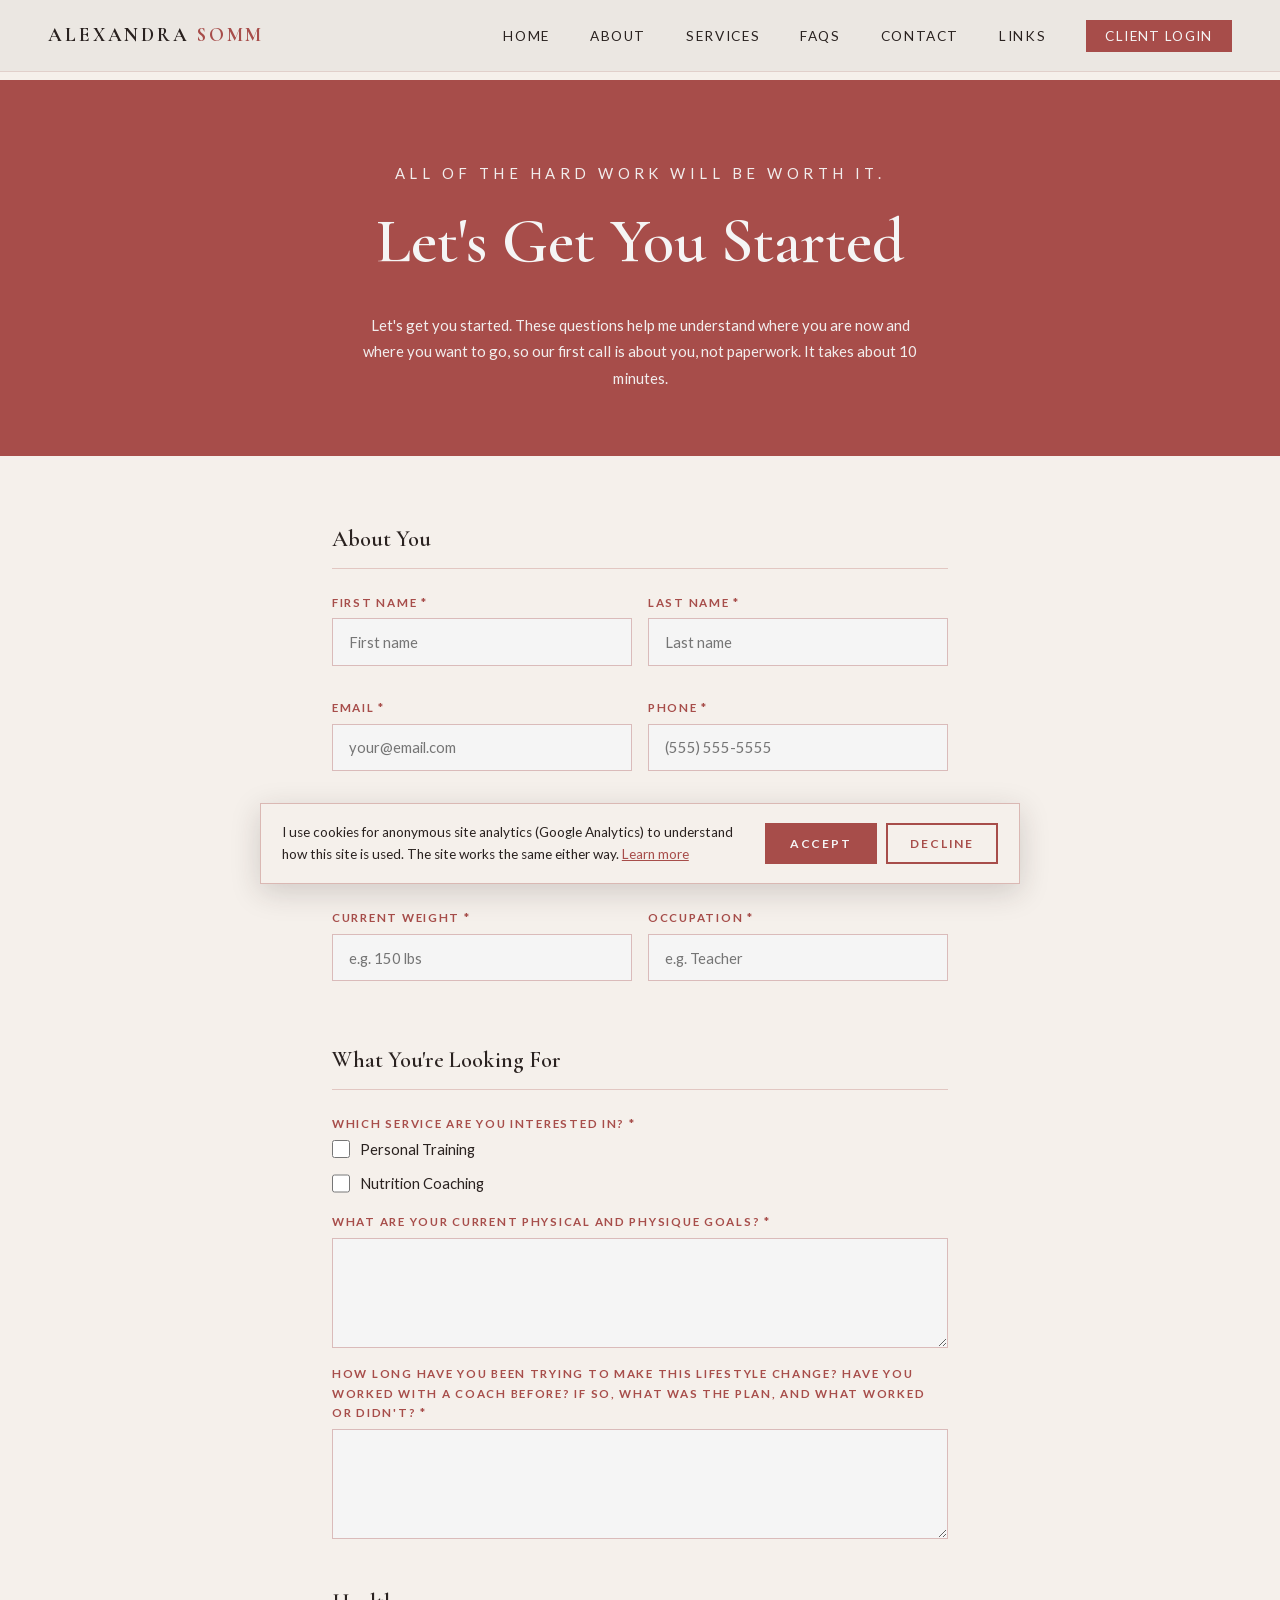
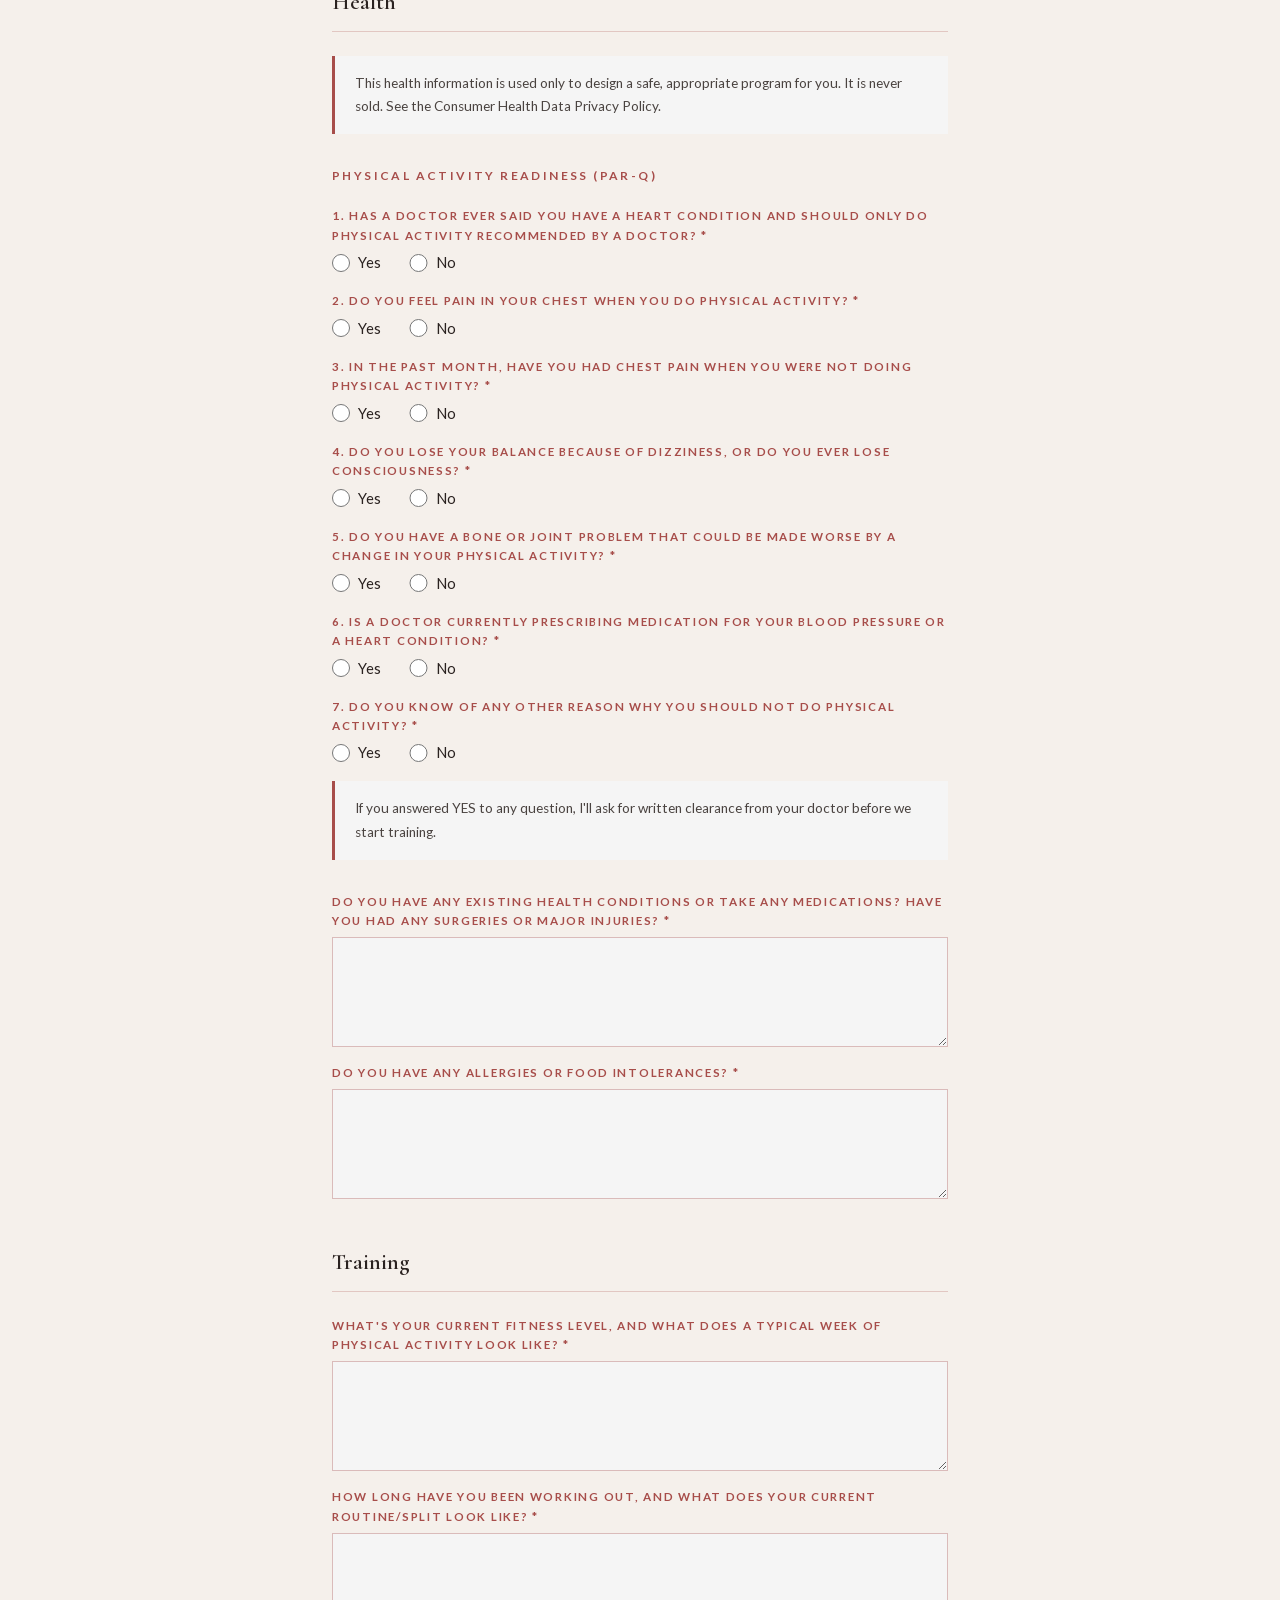
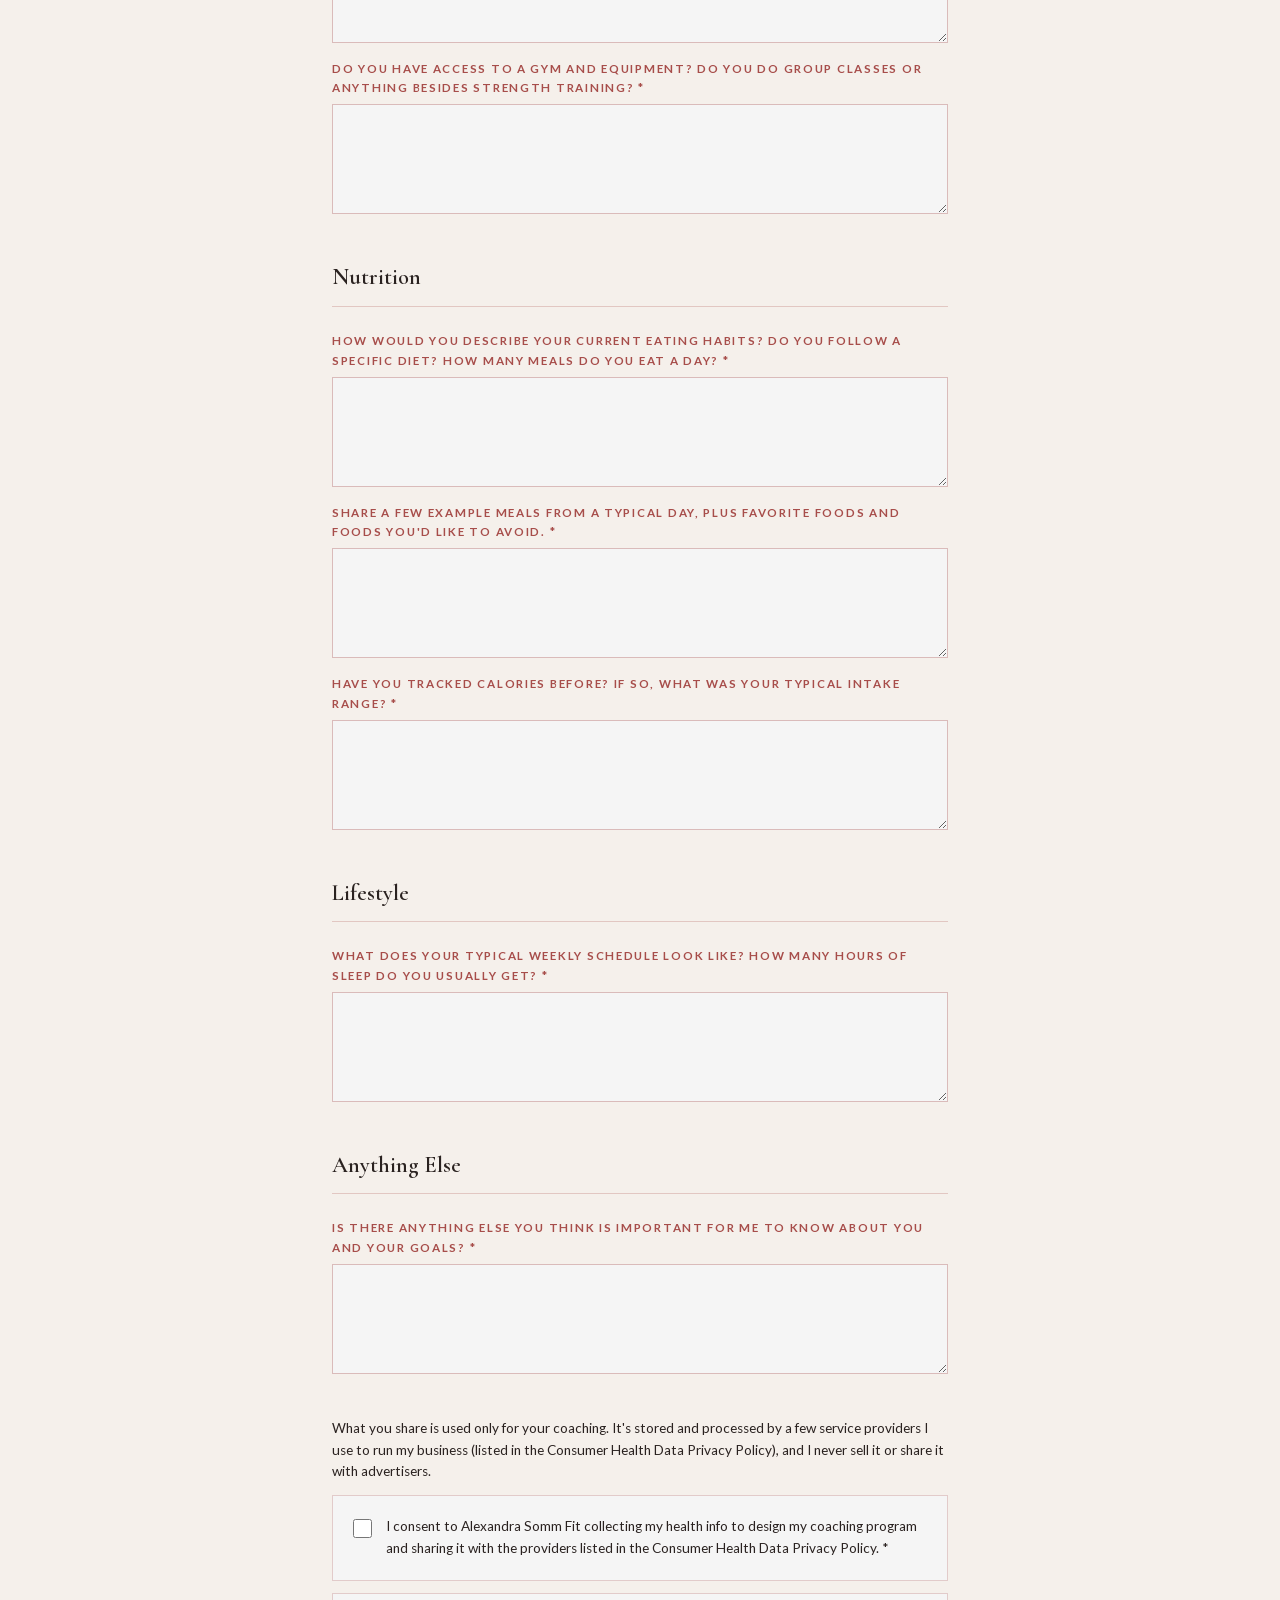
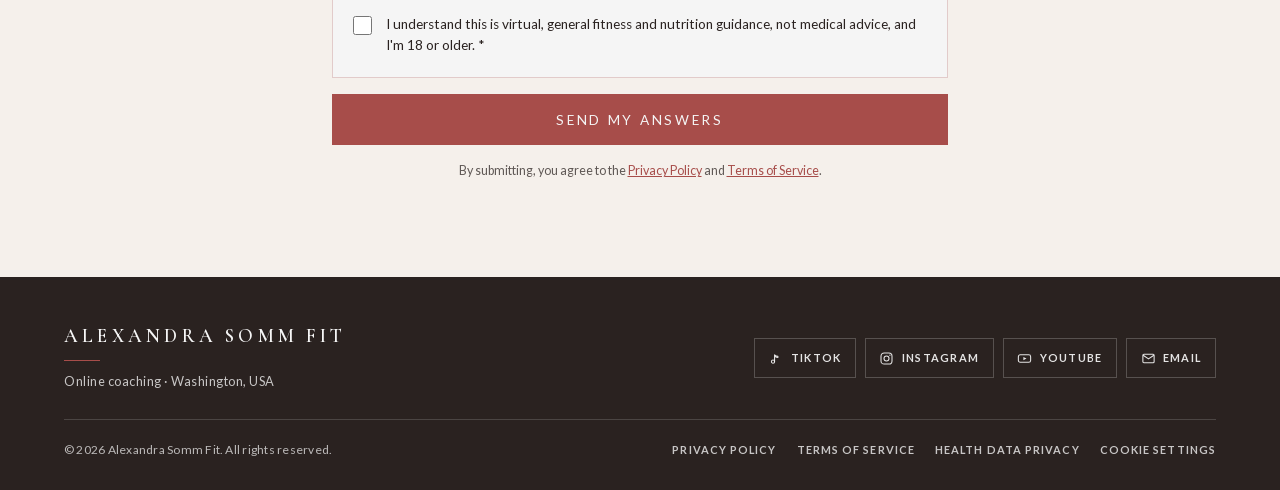
<file: get-started.html>
<!DOCTYPE html>
<html lang="en">
<head>
<meta charset="UTF-8">
<meta name="viewport" content="width=device-width, initial-scale=1.0">
<script>
  window.dataLayer = window.dataLayer || [];
  function gtag(){dataLayer.push(arguments);}
  (function(){
    var analytics = 'denied';
    try { if (localStorage.getItem('asf_consent') === 'granted') analytics = 'granted'; } catch (e) {}
    gtag('consent', 'default', { ad_storage: 'denied', ad_user_data: 'denied', ad_personalization: 'denied', analytics_storage: analytics });
  })();
</script>
<!-- Google Tag Manager -->
<script>(function(w,d,s,l,i){w[l]=w[l]||[];w[l].push({'gtm.start':
new Date().getTime(),event:'gtm.js'});var f=d.getElementsByTagName(s)[0],
j=d.createElement(s),dl=l!='dataLayer'?'&l='+l:'';j.async=true;j.src=
'https://www.googletagmanager.com/gtm.js?id='+i+dl;f.parentNode.insertBefore(j,f);
})(window,document,'script','dataLayer','GTM-WNGSXPN5');</script>
<!-- End Google Tag Manager -->
<title>Get Started | AlexandraSomm Fit</title>
<meta name="description" content="Answer a few quick questions about your goals, health, and lifestyle so your first call with Alexandra is about you, not paperwork.">
<meta name="robots" content="noindex, follow">
<meta name="theme-color" content="#a74d4a">
<link rel="icon" href="/favicon.ico" sizes="48x48">
<link rel="icon" href="/favicon.svg" type="image/svg+xml">
<link rel="apple-touch-icon" href="/apple-touch-icon.png">
<link rel="preload" href="/fonts/lato-normal-400.woff2" as="font" type="font/woff2" crossorigin>
<link rel="preload" href="/fonts/cormorant-garamond-normal-400.woff2" as="font" type="font/woff2" crossorigin>
<link rel="stylesheet" href="/styles.css">

</head>
<body>
<noscript><iframe src="https://www.googletagmanager.com/ns.html?id=GTM-WNGSXPN5" height="0" width="0" style="display:none;visibility:hidden" title="Google Tag Manager"></iframe></noscript>
<a class="skip-link" href="#main">Skip to main content</a>
<header>
<nav aria-label="Main">
  <a class="nav-logo" href="/">Alexandra <span>Somm</span></a>
  <ul class="nav-links">
    <li><a href="/">Home</a></li>
    <li><a href="/about">About</a></li>
    <li><a href="/services">Services</a></li>
    <li><a href="/faq">FAQs</a></li>
    <li><a href="/contact">Contact</a></li>
    <li><a href="/links">Links</a></li>
    <li><a href="https://client.everfit.io/login/i/34HW8JV7K6" target="_blank" rel="noopener noreferrer" class="btn-nav">Client Login<span class="sr-only"> (opens in a new tab)</span></a></li>
  </ul>
  <button class="hamburger" type="button" aria-label="Menu" aria-expanded="false" aria-controls="mobileMenu">
    <span></span><span></span><span></span>
  </button>
</nav>
<div class="mobile-menu" id="mobileMenu">
  <a href="/">Home</a>
  <a href="/about">About</a>
  <a href="/services">Services</a>
  <a href="/faq">FAQs</a>
  <a href="/contact">Contact</a>
  <a href="/links">Links</a>
  <a href="https://client.everfit.io/login/i/34HW8JV7K6" target="_blank" rel="noopener noreferrer">Client Login ↗<span class="sr-only"> (opens in a new tab)</span></a>
</div>
</header>
<main id="main">
<div class="get-started-page">

  <div class="get-started-header">
    <p class="get-started-eyebrow">All of the hard work will be worth it.</p>
    <h1>Let's Get You Started</h1>
    <p>Let's get you started. These questions help me understand where you are now and where you want to go, so our first call is about you, not paperwork. It takes about 10 minutes.</p>
  </div>

  <div class="get-started-body">

    <form id="get-started-form" action="https://formspree.io/f/mqewdelk" method="POST" novalidate>

      <div class="form-section">
        <h2 class="form-section-title">About You</h2>

        <div class="form-row">
          <div class="form-group">
            <label>First Name *
            <input type="text" name="first_name" autocomplete="given-name" placeholder="First name" required></label>
          </div>
          <div class="form-group">
            <label>Last Name *
            <input type="text" name="last_name" autocomplete="family-name" placeholder="Last name" required></label>
          </div>
        </div>

        <div class="form-row">
          <div class="form-group">
            <label>Email *
            <input type="email" name="email" autocomplete="email" placeholder="your@email.com" required></label>
          </div>
          <div class="form-group">
            <label>Phone *
            <input type="tel" name="phone" autocomplete="tel" placeholder="(555) 555-5555" required></label>
          </div>
        </div>

        <div class="form-row">
          <div class="form-group">
            <label>Age *
            <input type="number" name="age" min="0" placeholder="e.g. 29" required></label>
          </div>
          <div class="form-group">
            <label>Height *
            <input type="text" name="height" placeholder="e.g. 5'6&quot;" required></label>
          </div>
        </div>

        <div class="form-row">
          <div class="form-group">
            <label>Current Weight *
            <input type="text" name="current_weight" placeholder="e.g. 150 lbs" required></label>
          </div>
          <div class="form-group">
            <label>Occupation *
            <input type="text" name="occupation" placeholder="e.g. Teacher" required></label>
          </div>
        </div>
      </div>

      <div class="form-section">
        <h2 class="form-section-title">What You're Looking For</h2>

        <fieldset class="form-group" id="services-fieldset">
          <legend>Which service are you interested in? *</legend>
          <div class="checkbox-group">
            <label class="checkbox-item"><input type="checkbox" name="services[]" value="Personal Training"> Personal Training</label>
            <label class="checkbox-item"><input type="checkbox" name="services[]" value="Nutrition Coaching"> Nutrition Coaching</label>
          </div>
          <p class="field-error" id="services-error" role="alert">Please select at least one option.</p>
        </fieldset>

        <div class="form-group">
          <label>What are your current physical and physique goals? *
          <textarea name="physique_goals" required></textarea></label>
        </div>

        <div class="form-group">
          <label>How long have you been trying to make this lifestyle change? Have you worked with a coach before? If so, what was the plan, and what worked or didn't? *
          <textarea name="lifestyle_history" required></textarea></label>
        </div>
      </div>

      <div class="form-section">
        <h2 class="form-section-title">Health</h2>

        <p class="form-note" style="margin-top:0">This health information is used only to design a safe, appropriate program for you. It is never sold. See the <a href="/health-data-privacy">Consumer Health Data Privacy Policy</a>.</p>

        <h3 class="form-subsection-title">Physical Activity Readiness (PAR-Q)</h3>

        <fieldset class="form-group">
          <legend>1. Has a doctor ever said you have a heart condition and should only do physical activity recommended by a doctor? *</legend>
          <div class="radio-group">
            <label class="radio-item"><input type="radio" name="parq_1" value="Yes" required> Yes</label>
            <label class="radio-item"><input type="radio" name="parq_1" value="No" required> No</label>
          </div>
        </fieldset>

        <fieldset class="form-group">
          <legend>2. Do you feel pain in your chest when you do physical activity? *</legend>
          <div class="radio-group">
            <label class="radio-item"><input type="radio" name="parq_2" value="Yes" required> Yes</label>
            <label class="radio-item"><input type="radio" name="parq_2" value="No" required> No</label>
          </div>
        </fieldset>

        <fieldset class="form-group">
          <legend>3. In the past month, have you had chest pain when you were not doing physical activity? *</legend>
          <div class="radio-group">
            <label class="radio-item"><input type="radio" name="parq_3" value="Yes" required> Yes</label>
            <label class="radio-item"><input type="radio" name="parq_3" value="No" required> No</label>
          </div>
        </fieldset>

        <fieldset class="form-group">
          <legend>4. Do you lose your balance because of dizziness, or do you ever lose consciousness? *</legend>
          <div class="radio-group">
            <label class="radio-item"><input type="radio" name="parq_4" value="Yes" required> Yes</label>
            <label class="radio-item"><input type="radio" name="parq_4" value="No" required> No</label>
          </div>
        </fieldset>

        <fieldset class="form-group">
          <legend>5. Do you have a bone or joint problem that could be made worse by a change in your physical activity? *</legend>
          <div class="radio-group">
            <label class="radio-item"><input type="radio" name="parq_5" value="Yes" required> Yes</label>
            <label class="radio-item"><input type="radio" name="parq_5" value="No" required> No</label>
          </div>
        </fieldset>

        <fieldset class="form-group">
          <legend>6. Is a doctor currently prescribing medication for your blood pressure or a heart condition? *</legend>
          <div class="radio-group">
            <label class="radio-item"><input type="radio" name="parq_6" value="Yes" required> Yes</label>
            <label class="radio-item"><input type="radio" name="parq_6" value="No" required> No</label>
          </div>
        </fieldset>

        <fieldset class="form-group">
          <legend>7. Do you know of any other reason why you should not do physical activity? *</legend>
          <div class="radio-group">
            <label class="radio-item"><input type="radio" name="parq_7" value="Yes" required> Yes</label>
            <label class="radio-item"><input type="radio" name="parq_7" value="No" required> No</label>
          </div>
        </fieldset>

        <p class="form-note">If you answered YES to any question, I'll ask for written clearance from your doctor before we start training.</p>

        <div class="form-group">
          <label>Do you have any existing health conditions or take any medications? Have you had any surgeries or major injuries? *
          <textarea name="health_conditions" required></textarea></label>
        </div>

        <div class="form-group">
          <label>Do you have any allergies or food intolerances? *
          <textarea name="allergies" required></textarea></label>
        </div>
      </div>

      <div class="form-section">
        <h2 class="form-section-title">Training</h2>

        <div class="form-group">
          <label>What's your current fitness level, and what does a typical week of physical activity look like? *
          <textarea name="fitness_level" required></textarea></label>
        </div>

        <div class="form-group">
          <label>How long have you been working out, and what does your current routine/split look like? *
          <textarea name="workout_history" required></textarea></label>
        </div>

        <div class="form-group">
          <label>Do you have access to a gym and equipment? Do you do group classes or anything besides strength training? *
          <textarea name="equipment_access" required></textarea></label>
        </div>
      </div>

      <div class="form-section">
        <h2 class="form-section-title">Nutrition</h2>

        <div class="form-group">
          <label>How would you describe your current eating habits? Do you follow a specific diet? How many meals do you eat a day? *
          <textarea name="eating_habits" required></textarea></label>
        </div>

        <div class="form-group">
          <label>Share a few example meals from a typical day, plus favorite foods and foods you'd like to avoid. *
          <textarea name="example_meals" required></textarea></label>
        </div>

        <div class="form-group">
          <label>Have you tracked calories before? If so, what was your typical intake range? *
          <textarea name="calorie_tracking" required></textarea></label>
        </div>
      </div>

      <div class="form-section">
        <h2 class="form-section-title">Lifestyle</h2>

        <div class="form-group">
          <label>What does your typical weekly schedule look like? How many hours of sleep do you usually get? *
          <textarea name="weekly_schedule" required></textarea></label>
        </div>
      </div>

      <div class="form-section">
        <h2 class="form-section-title">Anything Else</h2>

        <div class="form-group">
          <label>Is there anything else you think is important for me to know about you and your goals? *
          <textarea name="additional_info" required></textarea></label>
        </div>
      </div>

      <!-- Hidden fields for Formspree / CRM automation -->
      <input type="hidden" name="_subject" id="og-subject" value="Onboarding Questions — New submission">
      <input type="hidden" name="form_type" value="onboarding">
      <div style="position:absolute;left:-5000px;" aria-hidden="true">
        <label>Leave this field blank
        <input type="text" name="_gotcha" tabindex="-1" autocomplete="off"></label>
      </div>

      <p class="form-privacy-notice">What you share is used only for your coaching. It's stored and processed by a few service providers I use to run my business (listed in the <a href="/health-data-privacy">Consumer Health Data Privacy Policy</a>), and I never sell it or share it with advertisers.</p>

      <div class="consent-group" style="margin-top:0.5rem;margin-bottom:0.75rem">
        <input type="checkbox" name="health_data_consent" id="health-consent-checkbox" required value="I consent to Alexandra Somm Fit collecting my health info to design my coaching program and sharing it with the providers listed in the Consumer Health Data Privacy Policy.">
        <label for="health-consent-checkbox">I consent to Alexandra Somm Fit collecting my health info to design my coaching program and sharing it with the providers listed in the <a href="/health-data-privacy">Consumer Health Data Privacy Policy</a>. *</label>
      </div>

      <div class="consent-group" style="margin-top:0.75rem;margin-bottom:0.5rem">
        <input type="checkbox" name="coaching_acknowledgement" id="coaching-acknowledgement-checkbox" required value="I understand this is virtual, general fitness and nutrition guidance, not medical advice, and I'm 18 or older.">
        <label for="coaching-acknowledgement-checkbox">I understand this is virtual, general fitness and nutrition guidance, not medical advice, and I'm 18 or older. *</label>
      </div>

      <button class="btn-submit" type="submit">Send My Answers</button>
      <p class="form-fine">By submitting, you agree to the <a href="/privacy">Privacy Policy</a> and <a href="/terms">Terms of Service</a>.</p>
      <p class="form-status-error" id="form-status-error" role="alert">Something went wrong sending your answers. Please try again, or email me directly at <a href="mailto:alexandrasommfit@gmail.com" style="color:var(--primary);">alexandrasommfit@gmail.com</a>.</p>
    </form>

    <div class="thank-you" id="thank-you">
      <h2>Got it. Thank you!</h2>
      <p>I'll review your answers and reach out within 24 hours to set up your free consult call. Keep an eye on your inbox (and spam folder, just in case) for an email from alexandrasommfit@gmail.com.</p>
    </div>

  </div>
  </div>
</main>
<footer>
  <div class="footer-main">
    <div class="footer-brand">
      <p class="footer-logo">Alexandra Somm Fit</p>
      <p class="footer-tagline">Online coaching &middot; Washington, USA</p>
    </div>
    <nav class="footer-social" aria-label="Social and email">
      <a href="https://www.tiktok.com/@alexandrasomm" target="_blank" rel="noopener noreferrer">
        <svg class="footer-icon" viewBox="0 0 24 24" aria-hidden="true" focusable="false"><circle cx="8" cy="17" r="2.5" fill="none" stroke="currentColor" stroke-width="1.7"/><path d="M10.5 17V6.1c1.5 1.3 3.3 2.1 5.3 2.2v2.2c-1.6-.1-3-.7-4-1.7" fill="none" stroke="currentColor" stroke-width="1.7" stroke-linecap="round" stroke-linejoin="round"/></svg>
        <span>TikTok</span><span class="sr-only"> (opens in a new tab)</span>
      </a>
      <a href="https://www.instagram.com/alexandrasomm/" target="_blank" rel="noopener noreferrer">
        <svg class="footer-icon" viewBox="0 0 24 24" aria-hidden="true" focusable="false"><rect x="3.2" y="3.2" width="17.6" height="17.6" rx="5" fill="none" stroke="currentColor" stroke-width="1.7"/><circle cx="12" cy="12" r="4" fill="none" stroke="currentColor" stroke-width="1.7"/><circle cx="17.4" cy="6.6" r="1" fill="currentColor"/></svg>
        <span>Instagram</span><span class="sr-only"> (opens in a new tab)</span>
      </a>
      <a href="https://www.youtube.com/channel/UC1kE55TySQ3xbtHo9LoUUEA" target="_blank" rel="noopener noreferrer">
        <svg class="footer-icon" viewBox="0 0 24 24" aria-hidden="true" focusable="false"><rect x="2.2" y="6" width="19.6" height="12" rx="3" fill="none" stroke="currentColor" stroke-width="1.7"/><path d="M10.2 9.4v5.2l5-2.6z" fill="currentColor"/></svg>
        <span>YouTube</span><span class="sr-only"> (opens in a new tab)</span>
      </a>
      <a href="mailto:alexandrasommfit@gmail.com">
        <svg class="footer-icon" viewBox="0 0 24 24" aria-hidden="true" focusable="false"><rect x="3" y="5.2" width="18" height="13.6" rx="1.6" fill="none" stroke="currentColor" stroke-width="1.7"/><path d="M4 7.2 12 12.6 20 7.2" fill="none" stroke="currentColor" stroke-width="1.7" stroke-linecap="round" stroke-linejoin="round"/></svg>
        <span>Email</span>
      </a>
    </nav>
  </div>
  <div class="footer-bottom">
    <p class="footer-legal">&copy; <span data-year>2026</span> Alexandra Somm Fit. All rights reserved.</p>
    <nav class="footer-legal-nav" aria-label="Legal">
      <a href="/privacy">Privacy Policy</a>
      <a href="/terms">Terms of Service</a>
      <a href="/health-data-privacy">Health Data Privacy</a>
      <button type="button" class="footer-link-btn" id="cookie-settings">Cookie Settings</button>
    </nav>
  </div>
</footer>
<script src="/site.js" defer></script>
<script src="/forms.js" defer></script>
</body>
</html>
</file>
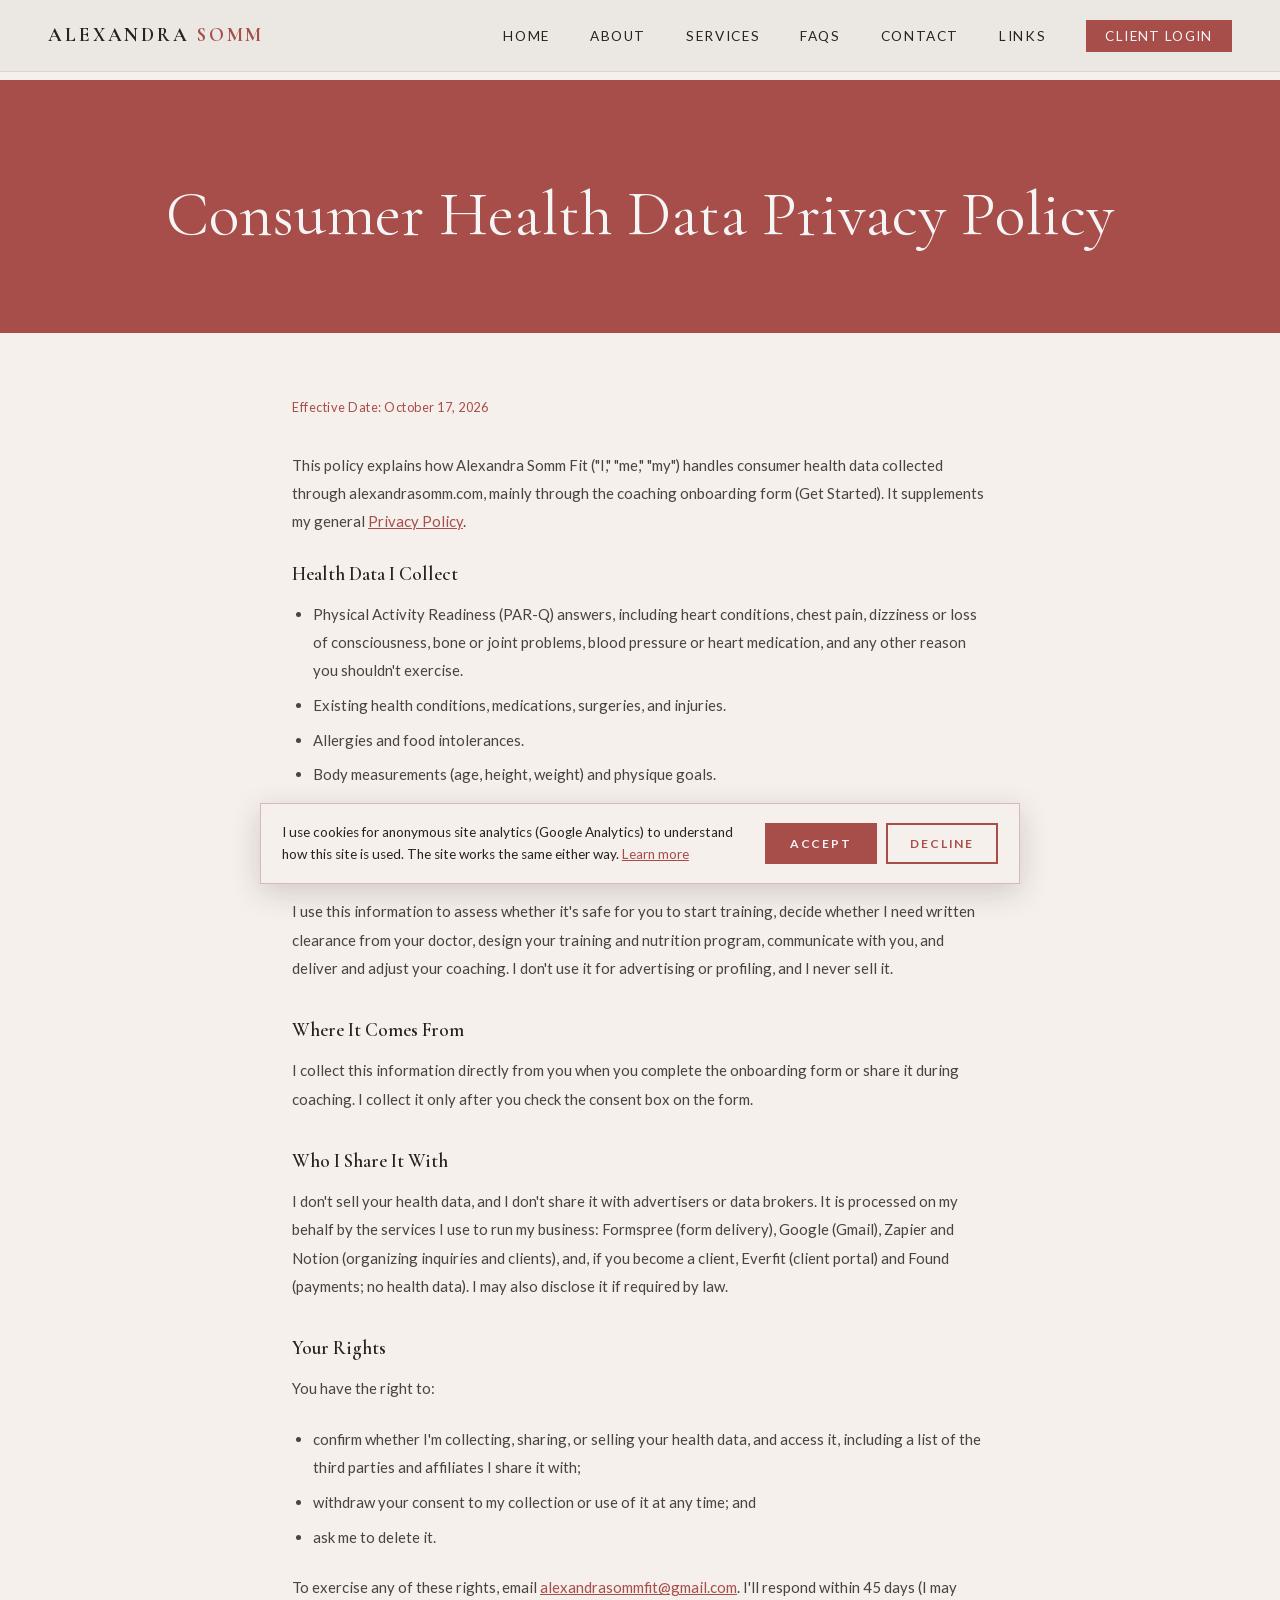
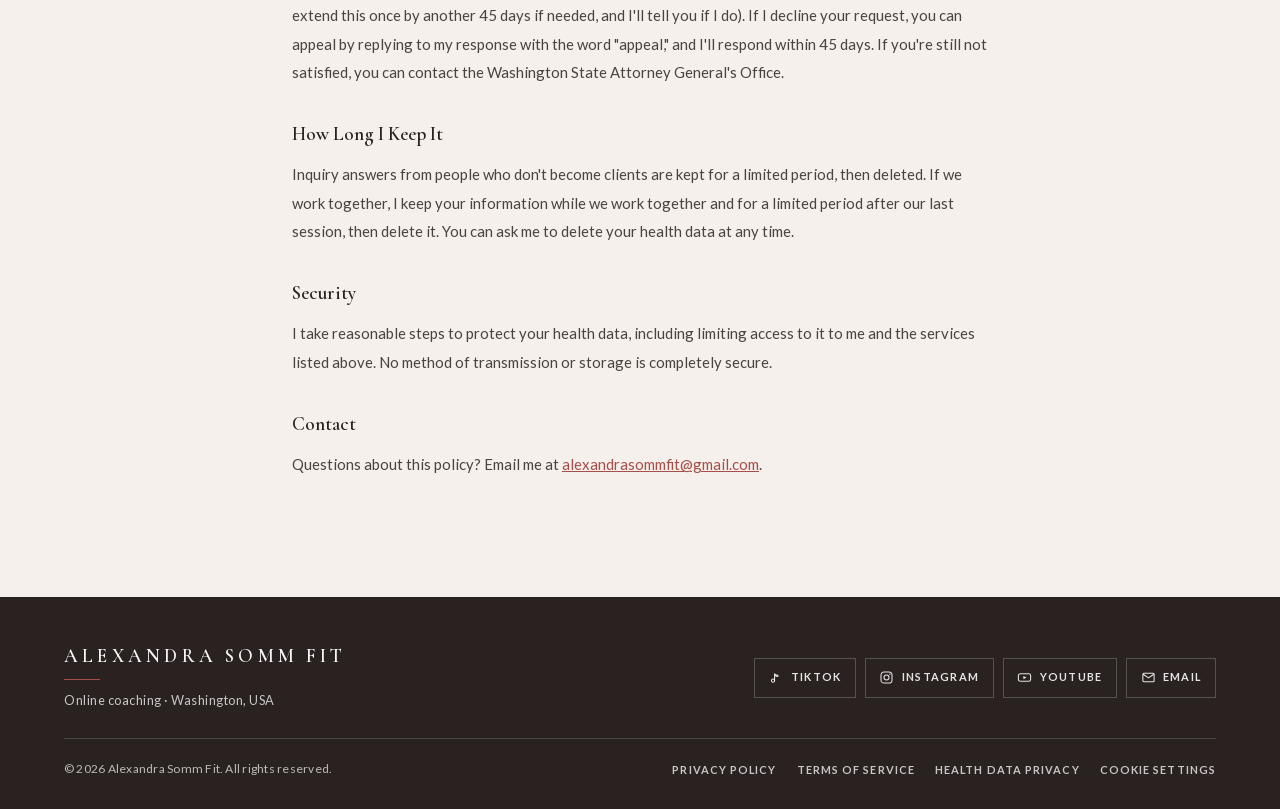
<file: health-data-privacy.html>
<!DOCTYPE html>
<html lang="en">
<head>
<meta charset="UTF-8">
<meta name="viewport" content="width=device-width, initial-scale=1.0">
<script>
  window.dataLayer = window.dataLayer || [];
  function gtag(){dataLayer.push(arguments);}
  (function(){
    var analytics = 'denied';
    try { if (localStorage.getItem('asf_consent') === 'granted') analytics = 'granted'; } catch (e) {}
    gtag('consent', 'default', { ad_storage: 'denied', ad_user_data: 'denied', ad_personalization: 'denied', analytics_storage: analytics });
  })();
</script>
<!-- Google Tag Manager -->
<script>(function(w,d,s,l,i){w[l]=w[l]||[];w[l].push({'gtm.start':
new Date().getTime(),event:'gtm.js'});var f=d.getElementsByTagName(s)[0],
j=d.createElement(s),dl=l!='dataLayer'?'&l='+l:'';j.async=true;j.src=
'https://www.googletagmanager.com/gtm.js?id='+i+dl;f.parentNode.insertBefore(j,f);
})(window,document,'script','dataLayer','GTM-WNGSXPN5');</script>
<!-- End Google Tag Manager -->
<title>Consumer Health Data Privacy Policy | Alexandra Somm Fit</title>
<meta name="description" content="How Alexandra Somm Fit collects, uses, and protects the health information you share when applying for coaching.">
<link rel="canonical" href="https://alexandrasomm.com/health-data-privacy">
<meta property="og:type" content="website">
<meta property="og:site_name" content="Alexandra Somm Fit">
<meta property="og:title" content="Consumer Health Data Privacy Policy | Alexandra Somm Fit">
<meta property="og:description" content="How Alexandra Somm Fit collects, uses, and protects the health information you share when applying for coaching.">
<meta property="og:url" content="https://alexandrasomm.com/health-data-privacy">
<meta property="og:image" content="https://alexandrasomm.com/og-image.jpg">
<meta property="og:image:width" content="1200">
<meta property="og:image:height" content="628">
<meta property="og:image:alt" content="Alexandra Somm, personal trainer and nutrition coach, smiling on a workout mat next to a dumbbell">
<meta name="twitter:card" content="summary_large_image">
<meta name="twitter:title" content="Consumer Health Data Privacy Policy | Alexandra Somm Fit">
<meta name="twitter:description" content="How Alexandra Somm Fit collects, uses, and protects the health information you share when applying for coaching.">
<meta name="twitter:image" content="https://alexandrasomm.com/og-image.jpg">
<meta name="theme-color" content="#a74d4a">
<link rel="icon" href="/favicon.ico" sizes="48x48">
<link rel="icon" href="/favicon.svg" type="image/svg+xml">
<link rel="apple-touch-icon" href="/apple-touch-icon.png">
<link rel="preload" href="/fonts/lato-normal-400.woff2" as="font" type="font/woff2" crossorigin>
<link rel="preload" href="/fonts/cormorant-garamond-normal-400.woff2" as="font" type="font/woff2" crossorigin>
<link rel="stylesheet" href="/styles.css">

</head>
<body>
<noscript><iframe src="https://www.googletagmanager.com/ns.html?id=GTM-WNGSXPN5" height="0" width="0" style="display:none;visibility:hidden" title="Google Tag Manager"></iframe></noscript>
<a class="skip-link" href="#main">Skip to main content</a>
<header>
<nav aria-label="Main">
  <a class="nav-logo" href="/">Alexandra <span>Somm</span></a>
  <ul class="nav-links">
    <li><a href="/">Home</a></li>
    <li><a href="/about">About</a></li>
    <li><a href="/services">Services</a></li>
    <li><a href="/faq">FAQs</a></li>
    <li><a href="/contact">Contact</a></li>
    <li><a href="/links">Links</a></li>
    <li><a href="https://client.everfit.io/login/i/34HW8JV7K6" target="_blank" rel="noopener noreferrer" class="btn-nav">Client Login<span class="sr-only"> (opens in a new tab)</span></a></li>
  </ul>
  <button class="hamburger" type="button" aria-label="Menu" aria-expanded="false" aria-controls="mobileMenu">
    <span></span><span></span><span></span>
  </button>
</nav>
<div class="mobile-menu" id="mobileMenu">
  <a href="/">Home</a>
  <a href="/about">About</a>
  <a href="/services">Services</a>
  <a href="/faq">FAQs</a>
  <a href="/contact">Contact</a>
  <a href="/links">Links</a>
  <a href="https://client.everfit.io/login/i/34HW8JV7K6" target="_blank" rel="noopener noreferrer">Client Login ↗<span class="sr-only"> (opens in a new tab)</span></a>
</div>
</header>
<main id="main">
<div class="faq-page">
    <div class="faq-header">
      <h1>Consumer Health Data Privacy Policy</h1>
    </div>
    <div class="faq-body">
      <span class="legal-updated">Effective Date: October 17, 2026</span>
      <p class="legal-p">This policy explains how Alexandra Somm Fit ("I," "me," "my") handles consumer health data collected through alexandrasomm.com, mainly through the coaching onboarding form (Get Started). It supplements my general <a href="/privacy">Privacy Policy</a>.</p>

      <h3 class="legal-h">Health Data I Collect</h3>
      <ul class="legal-list">
        <li>Physical Activity Readiness (PAR-Q) answers, including heart conditions, chest pain, dizziness or loss of consciousness, bone or joint problems, blood pressure or heart medication, and any other reason you shouldn't exercise.</li>
        <li>Existing health conditions, medications, surgeries, and injuries.</li>
        <li>Allergies and food intolerances.</li>
        <li>Body measurements (age, height, weight) and physique goals.</li>
        <li>Fitness level, training history, eating habits, calorie-tracking history, sleep, and weekly schedule.</li>
      </ul>

      <h3 class="legal-h">Why I Collect It and How I Use It</h3>
      <p class="legal-p">I use this information to assess whether it's safe for you to start training, decide whether I need written clearance from your doctor, design your training and nutrition program, communicate with you, and deliver and adjust your coaching. I don't use it for advertising or profiling, and I never sell it.</p>

      <h3 class="legal-h">Where It Comes From</h3>
      <p class="legal-p">I collect this information directly from you when you complete the onboarding form or share it during coaching. I collect it only after you check the consent box on the form.</p>

      <h3 class="legal-h">Who I Share It With</h3>
      <!-- VERIFY: whether Mailchimp receives any health-related tags, and whether the legacy Google Forms are still live. -->
      <p class="legal-p">I don't sell your health data, and I don't share it with advertisers or data brokers. It is processed on my behalf by the services I use to run my business: Formspree (form delivery), Google (Gmail), Zapier and Notion (organizing inquiries and clients), and, if you become a client, Everfit (client portal) and Found (payments; no health data). I may also disclose it if required by law.</p>

      <h3 class="legal-h">Your Rights</h3>
      <p class="legal-p">You have the right to:</p>
      <ul class="legal-list">
        <li>confirm whether I'm collecting, sharing, or selling your health data, and access it, including a list of the third parties and affiliates I share it with;</li>
        <li>withdraw your consent to my collection or use of it at any time; and</li>
        <li>ask me to delete it.</li>
      </ul>
      <p class="legal-p">To exercise any of these rights, email <a href="mailto:alexandrasommfit@gmail.com">alexandrasommfit@gmail.com</a>. I'll respond within 45 days (I may extend this once by another 45 days if needed, and I'll tell you if I do). If I decline your request, you can appeal by replying to my response with the word "appeal," and I'll respond within 45 days. If you're still not satisfied, you can contact the Washington State Attorney General's Office.</p>

      <h3 class="legal-h">How Long I Keep It</h3>
      <!-- VERIFY: with attorney: a specific period, e.g. X years, after the last session, in case of questions or disputes. -->
      <!-- VERIFY: a specific deletion window for inquiry answers from people who don't become clients, e.g. 90 days. -->
      <p class="legal-p">Inquiry answers from people who don't become clients are kept for a limited period, then deleted. If we work together, I keep your information while we work together and for a limited period after our last session, then delete it. You can ask me to delete your health data at any time.</p>

      <h3 class="legal-h">Security</h3>
      <p class="legal-p">I take reasonable steps to protect your health data, including limiting access to it to me and the services listed above. No method of transmission or storage is completely secure.</p>

      <h3 class="legal-h">Contact</h3>
      <p class="legal-p">Questions about this policy? Email me at <a href="mailto:alexandrasommfit@gmail.com">alexandrasommfit@gmail.com</a>.</p>

    </div>
  </div>
</main>
<footer>
  <div class="footer-main">
    <div class="footer-brand">
      <p class="footer-logo">Alexandra Somm Fit</p>
      <p class="footer-tagline">Online coaching &middot; Washington, USA</p>
    </div>
    <nav class="footer-social" aria-label="Social and email">
      <a href="https://www.tiktok.com/@alexandrasomm" target="_blank" rel="noopener noreferrer">
        <svg class="footer-icon" viewBox="0 0 24 24" aria-hidden="true" focusable="false"><circle cx="8" cy="17" r="2.5" fill="none" stroke="currentColor" stroke-width="1.7"/><path d="M10.5 17V6.1c1.5 1.3 3.3 2.1 5.3 2.2v2.2c-1.6-.1-3-.7-4-1.7" fill="none" stroke="currentColor" stroke-width="1.7" stroke-linecap="round" stroke-linejoin="round"/></svg>
        <span>TikTok</span><span class="sr-only"> (opens in a new tab)</span>
      </a>
      <a href="https://www.instagram.com/alexandrasomm/" target="_blank" rel="noopener noreferrer">
        <svg class="footer-icon" viewBox="0 0 24 24" aria-hidden="true" focusable="false"><rect x="3.2" y="3.2" width="17.6" height="17.6" rx="5" fill="none" stroke="currentColor" stroke-width="1.7"/><circle cx="12" cy="12" r="4" fill="none" stroke="currentColor" stroke-width="1.7"/><circle cx="17.4" cy="6.6" r="1" fill="currentColor"/></svg>
        <span>Instagram</span><span class="sr-only"> (opens in a new tab)</span>
      </a>
      <a href="https://www.youtube.com/channel/UC1kE55TySQ3xbtHo9LoUUEA" target="_blank" rel="noopener noreferrer">
        <svg class="footer-icon" viewBox="0 0 24 24" aria-hidden="true" focusable="false"><rect x="2.2" y="6" width="19.6" height="12" rx="3" fill="none" stroke="currentColor" stroke-width="1.7"/><path d="M10.2 9.4v5.2l5-2.6z" fill="currentColor"/></svg>
        <span>YouTube</span><span class="sr-only"> (opens in a new tab)</span>
      </a>
      <a href="mailto:alexandrasommfit@gmail.com">
        <svg class="footer-icon" viewBox="0 0 24 24" aria-hidden="true" focusable="false"><rect x="3" y="5.2" width="18" height="13.6" rx="1.6" fill="none" stroke="currentColor" stroke-width="1.7"/><path d="M4 7.2 12 12.6 20 7.2" fill="none" stroke="currentColor" stroke-width="1.7" stroke-linecap="round" stroke-linejoin="round"/></svg>
        <span>Email</span>
      </a>
    </nav>
  </div>
  <div class="footer-bottom">
    <p class="footer-legal">&copy; <span data-year>2026</span> Alexandra Somm Fit. All rights reserved.</p>
    <nav class="footer-legal-nav" aria-label="Legal">
      <a href="/privacy">Privacy Policy</a>
      <a href="/terms">Terms of Service</a>
      <a href="/health-data-privacy">Health Data Privacy</a>
      <button type="button" class="footer-link-btn" id="cookie-settings">Cookie Settings</button>
    </nav>
  </div>
</footer>
<script src="/site.js" defer></script>
</body>
</html>
</file>
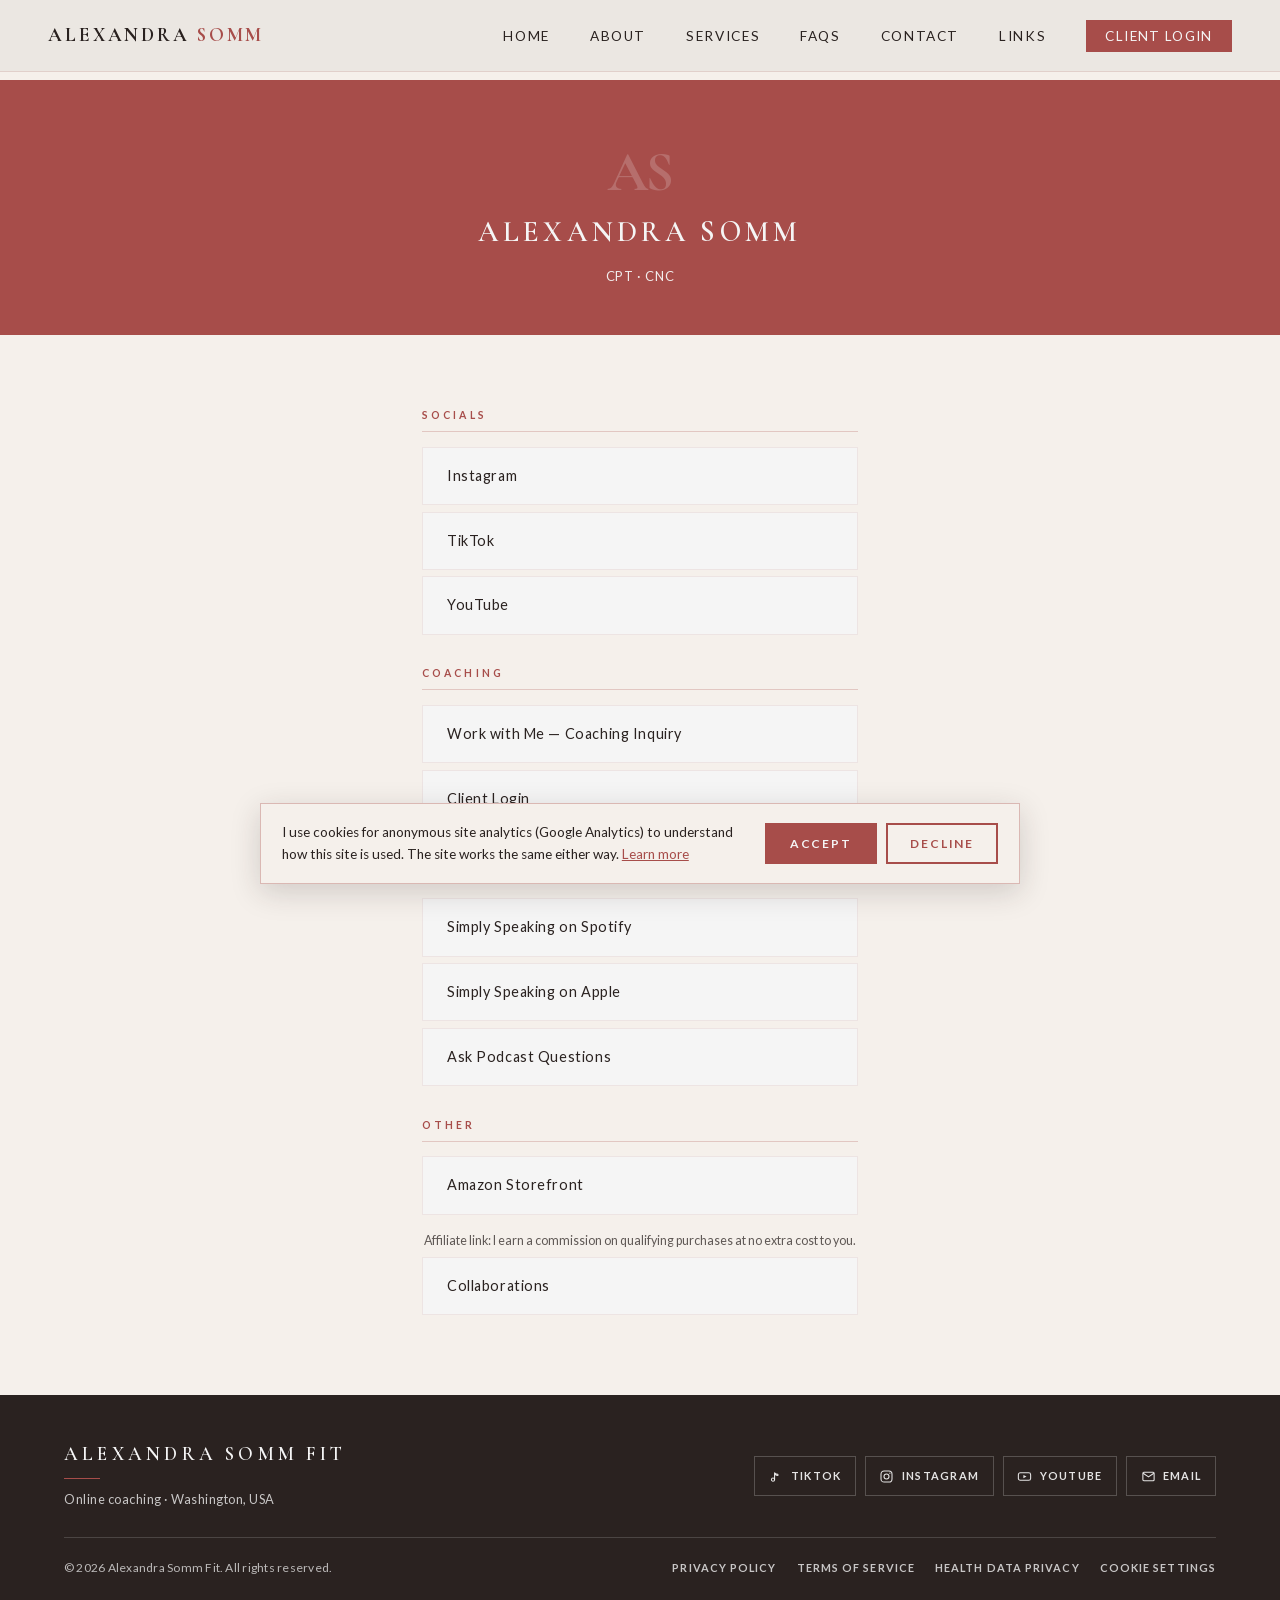
<file: links.html>
<!DOCTYPE html>
<html lang="en">
<head>
<meta charset="UTF-8">
<meta name="viewport" content="width=device-width, initial-scale=1.0">
<script>
  window.dataLayer = window.dataLayer || [];
  function gtag(){dataLayer.push(arguments);}
  (function(){
    var analytics = 'denied';
    try { if (localStorage.getItem('asf_consent') === 'granted') analytics = 'granted'; } catch (e) {}
    gtag('consent', 'default', { ad_storage: 'denied', ad_user_data: 'denied', ad_personalization: 'denied', analytics_storage: analytics });
  })();
</script>
<!-- Google Tag Manager -->
<script>(function(w,d,s,l,i){w[l]=w[l]||[];w[l].push({'gtm.start':
new Date().getTime(),event:'gtm.js'});var f=d.getElementsByTagName(s)[0],
j=d.createElement(s),dl=l!='dataLayer'?'&l='+l:'';j.async=true;j.src=
'https://www.googletagmanager.com/gtm.js?id='+i+dl;f.parentNode.insertBefore(j,f);
})(window,document,'script','dataLayer','GTM-WNGSXPN5');</script>
<!-- End Google Tag Manager -->
<title>Links | Alexandra Somm</title>
<meta name="description" content="Follow Alexandra Somm on Instagram, TikTok, and YouTube, listen to the podcast, and start coaching.">
<link rel="canonical" href="https://alexandrasomm.com/links">
<meta property="og:type" content="website">
<meta property="og:site_name" content="Alexandra Somm Fit">
<meta property="og:title" content="Links | Alexandra Somm">
<meta property="og:description" content="Follow Alexandra Somm on Instagram, TikTok, and YouTube, listen to the podcast, and start coaching.">
<meta property="og:url" content="https://alexandrasomm.com/links">
<meta property="og:image" content="https://alexandrasomm.com/og-image.jpg">
<meta property="og:image:width" content="1200">
<meta property="og:image:height" content="628">
<meta property="og:image:alt" content="Alexandra Somm, personal trainer and nutrition coach, smiling on a workout mat next to a dumbbell">
<meta name="twitter:card" content="summary_large_image">
<meta name="twitter:title" content="Links | Alexandra Somm">
<meta name="twitter:description" content="Follow Alexandra Somm on Instagram, TikTok, and YouTube, listen to the podcast, and start coaching.">
<meta name="twitter:image" content="https://alexandrasomm.com/og-image.jpg">
<meta name="theme-color" content="#a74d4a">
<link rel="icon" href="/favicon.ico" sizes="48x48">
<link rel="icon" href="/favicon.svg" type="image/svg+xml">
<link rel="apple-touch-icon" href="/apple-touch-icon.png">
<link rel="preload" href="/fonts/lato-normal-400.woff2" as="font" type="font/woff2" crossorigin>
<link rel="preload" href="/fonts/cormorant-garamond-normal-400.woff2" as="font" type="font/woff2" crossorigin>
<link rel="stylesheet" href="/styles.css">

</head>
<body>
<noscript><iframe src="https://www.googletagmanager.com/ns.html?id=GTM-WNGSXPN5" height="0" width="0" style="display:none;visibility:hidden" title="Google Tag Manager"></iframe></noscript>
<a class="skip-link" href="#main">Skip to main content</a>
<header>
<nav aria-label="Main">
  <a class="nav-logo" href="/">Alexandra <span>Somm</span></a>
  <ul class="nav-links">
    <li><a href="/">Home</a></li>
    <li><a href="/about">About</a></li>
    <li><a href="/services">Services</a></li>
    <li><a href="/faq">FAQs</a></li>
    <li><a href="/contact">Contact</a></li>
    <li><a href="/links" aria-current="page">Links</a></li>
    <li><a href="https://client.everfit.io/login/i/34HW8JV7K6" target="_blank" rel="noopener noreferrer" class="btn-nav">Client Login<span class="sr-only"> (opens in a new tab)</span></a></li>
  </ul>
  <button class="hamburger" type="button" aria-label="Menu" aria-expanded="false" aria-controls="mobileMenu">
    <span></span><span></span><span></span>
  </button>
</nav>
<div class="mobile-menu" id="mobileMenu">
  <a href="/">Home</a>
  <a href="/about">About</a>
  <a href="/services">Services</a>
  <a href="/faq">FAQs</a>
  <a href="/contact">Contact</a>
  <a href="/links" aria-current="page">Links</a>
  <a href="https://client.everfit.io/login/i/34HW8JV7K6" target="_blank" rel="noopener noreferrer">Client Login ↗<span class="sr-only"> (opens in a new tab)</span></a>
</div>
</header>
<main id="main">
  <div class="links-page">
    <div class="links-header">
      <div class="links-monogram" aria-hidden="true">AS</div>
      <h1 class="links-name">Alexandra Somm</h1>
      <div class="links-tagline">CPT · CNC</div>
    </div>

    <div class="links-body">

      <div class="links-section-label">Socials</div>
      <a class="link-item" href="https://www.instagram.com/alexandrasomm/" target="_blank" rel="noopener noreferrer">
        Instagram
      <span class="sr-only"> (opens in a new tab)</span></a>
      <a class="link-item" href="https://www.tiktok.com/@alexandrasomm" target="_blank" rel="noopener noreferrer">
        TikTok
      <span class="sr-only"> (opens in a new tab)</span></a>
      <a class="link-item" href="https://www.youtube.com/channel/UC1kE55TySQ3xbtHo9LoUUEA" target="_blank" rel="noopener noreferrer">
        YouTube
      <span class="sr-only"> (opens in a new tab)</span></a>

      <div class="links-section-label">Coaching</div>
      <a class="link-item" href="/get-started">
        Work with Me — Coaching Inquiry
      </a>
      <a class="link-item" href="https://client.everfit.io/login/i/34HW8JV7K6" target="_blank" rel="noopener noreferrer">
        Client Login
      <span class="sr-only"> (opens in a new tab)</span></a>

      <div class="links-section-label">Podcast</div>
      <a class="link-item" href="https://open.spotify.com/show/3XGnJmIfdUgfakwrGhd2Ph" target="_blank" rel="noopener noreferrer">
        Simply Speaking on Spotify
      <span class="sr-only"> (opens in a new tab)</span></a>
      <a class="link-item" href="https://podcasts.apple.com/us/podcast/simply-speaking/id1643820010" target="_blank" rel="noopener noreferrer">
        Simply Speaking on Apple
      <span class="sr-only"> (opens in a new tab)</span></a>
      <a class="link-item" href="https://docs.google.com/forms/d/1Z-pe2WLhPErgEjl8BAHA2KIdlKs2nYKBt3RWZWG_6E0/edit?usp=drivesdk" target="_blank" rel="noopener noreferrer">
        Ask Podcast Questions
      <span class="sr-only"> (opens in a new tab)</span></a>

      <div class="links-section-label">Other</div>
      <a class="link-item" href="https://www.amazon.com/shop/influencer-43d586e2?ccs_id=675af7ee-a969-406f-9158-141c713954fc" target="_blank" rel="noopener noreferrer">
        Amazon Storefront
      <span class="sr-only"> (opens in a new tab)</span></a>
      <p class="links-disclosure">Affiliate link: I earn a commission on qualifying purchases at no extra cost to you.</p>
      <a class="link-item" href="mailto:AlexandraSommFit@Gmail.com?subject=Collaboration Inquiry">
        Collaborations
      </a>

    </div>
  </div>
</main>
<footer>
  <div class="footer-main">
    <div class="footer-brand">
      <p class="footer-logo">Alexandra Somm Fit</p>
      <p class="footer-tagline">Online coaching &middot; Washington, USA</p>
    </div>
    <nav class="footer-social" aria-label="Social and email">
      <a href="https://www.tiktok.com/@alexandrasomm" target="_blank" rel="noopener noreferrer">
        <svg class="footer-icon" viewBox="0 0 24 24" aria-hidden="true" focusable="false"><circle cx="8" cy="17" r="2.5" fill="none" stroke="currentColor" stroke-width="1.7"/><path d="M10.5 17V6.1c1.5 1.3 3.3 2.1 5.3 2.2v2.2c-1.6-.1-3-.7-4-1.7" fill="none" stroke="currentColor" stroke-width="1.7" stroke-linecap="round" stroke-linejoin="round"/></svg>
        <span>TikTok</span><span class="sr-only"> (opens in a new tab)</span>
      </a>
      <a href="https://www.instagram.com/alexandrasomm/" target="_blank" rel="noopener noreferrer">
        <svg class="footer-icon" viewBox="0 0 24 24" aria-hidden="true" focusable="false"><rect x="3.2" y="3.2" width="17.6" height="17.6" rx="5" fill="none" stroke="currentColor" stroke-width="1.7"/><circle cx="12" cy="12" r="4" fill="none" stroke="currentColor" stroke-width="1.7"/><circle cx="17.4" cy="6.6" r="1" fill="currentColor"/></svg>
        <span>Instagram</span><span class="sr-only"> (opens in a new tab)</span>
      </a>
      <a href="https://www.youtube.com/channel/UC1kE55TySQ3xbtHo9LoUUEA" target="_blank" rel="noopener noreferrer">
        <svg class="footer-icon" viewBox="0 0 24 24" aria-hidden="true" focusable="false"><rect x="2.2" y="6" width="19.6" height="12" rx="3" fill="none" stroke="currentColor" stroke-width="1.7"/><path d="M10.2 9.4v5.2l5-2.6z" fill="currentColor"/></svg>
        <span>YouTube</span><span class="sr-only"> (opens in a new tab)</span>
      </a>
      <a href="mailto:alexandrasommfit@gmail.com">
        <svg class="footer-icon" viewBox="0 0 24 24" aria-hidden="true" focusable="false"><rect x="3" y="5.2" width="18" height="13.6" rx="1.6" fill="none" stroke="currentColor" stroke-width="1.7"/><path d="M4 7.2 12 12.6 20 7.2" fill="none" stroke="currentColor" stroke-width="1.7" stroke-linecap="round" stroke-linejoin="round"/></svg>
        <span>Email</span>
      </a>
    </nav>
  </div>
  <div class="footer-bottom">
    <p class="footer-legal">&copy; <span data-year>2026</span> Alexandra Somm Fit. All rights reserved.</p>
    <nav class="footer-legal-nav" aria-label="Legal">
      <a href="/privacy">Privacy Policy</a>
      <a href="/terms">Terms of Service</a>
      <a href="/health-data-privacy">Health Data Privacy</a>
      <button type="button" class="footer-link-btn" id="cookie-settings">Cookie Settings</button>
    </nav>
  </div>
</footer>
<script src="/site.js" defer></script>
</body>
</html>
</file>
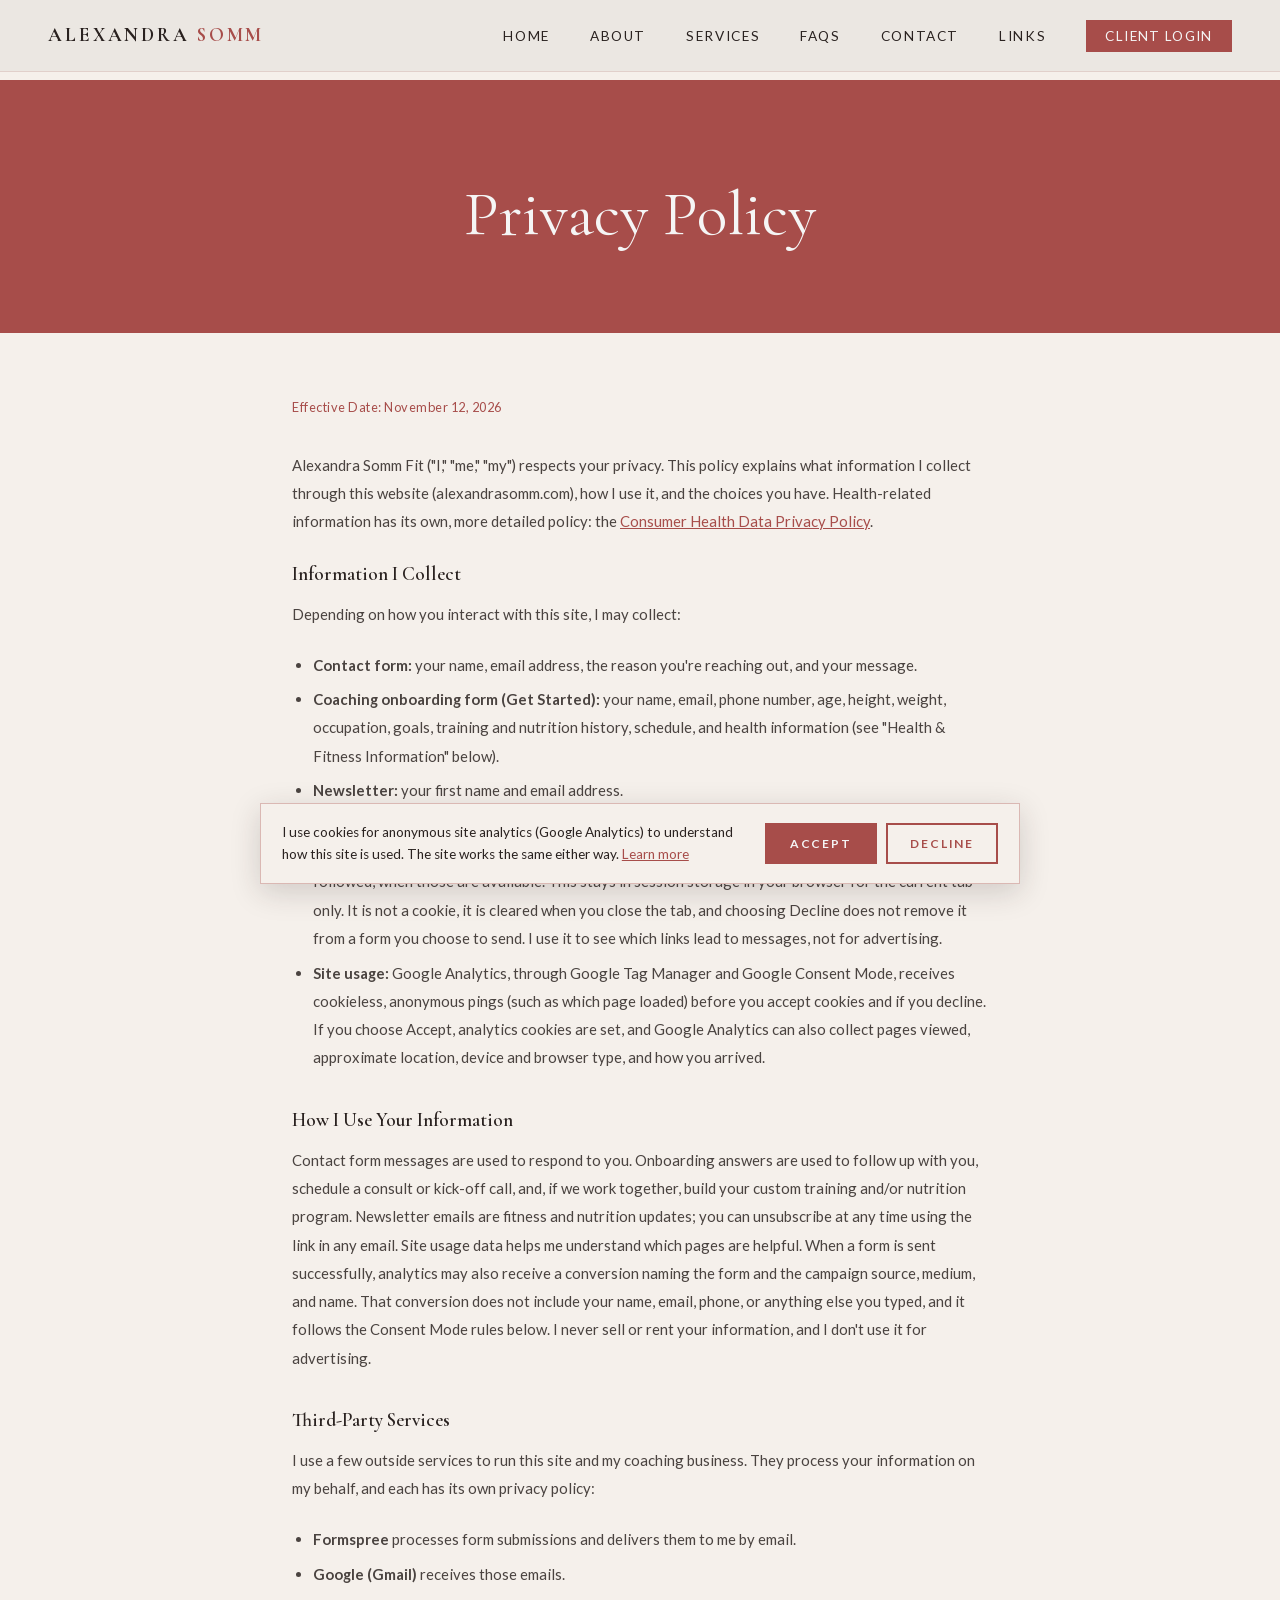
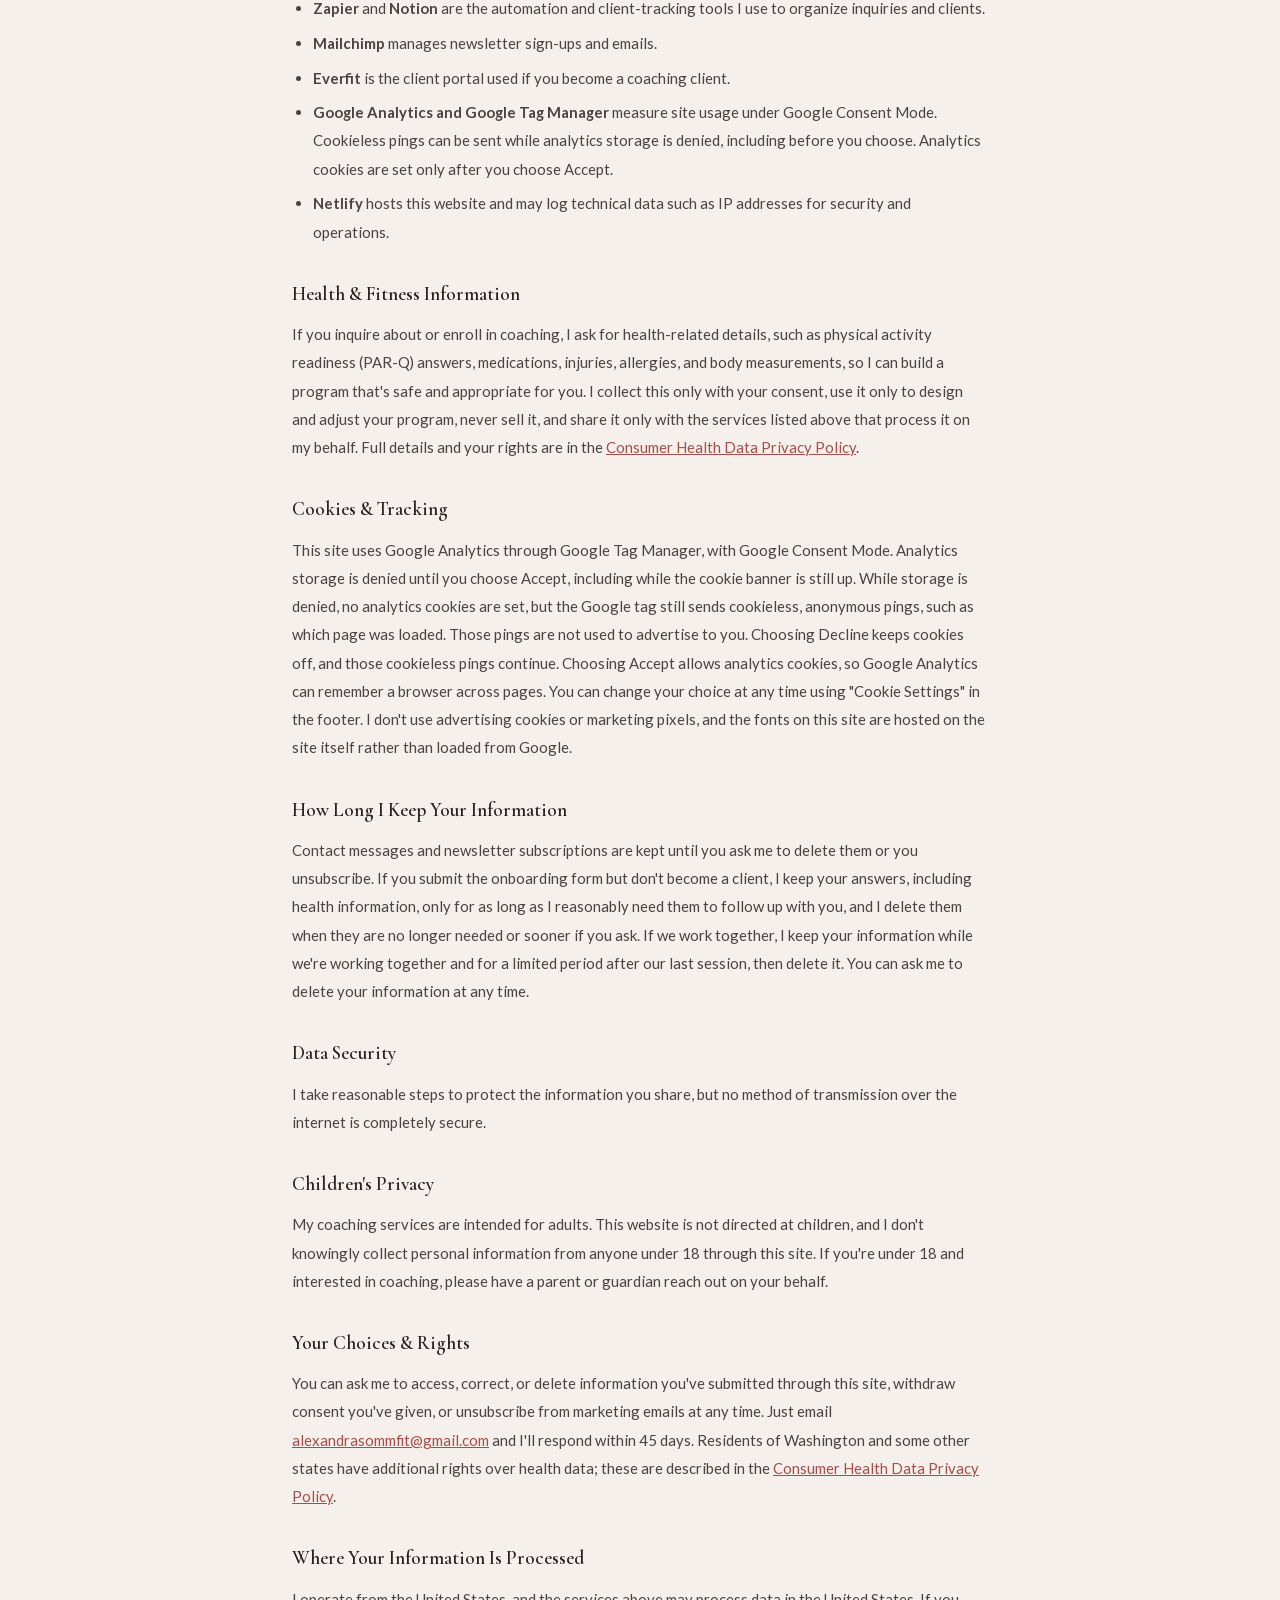
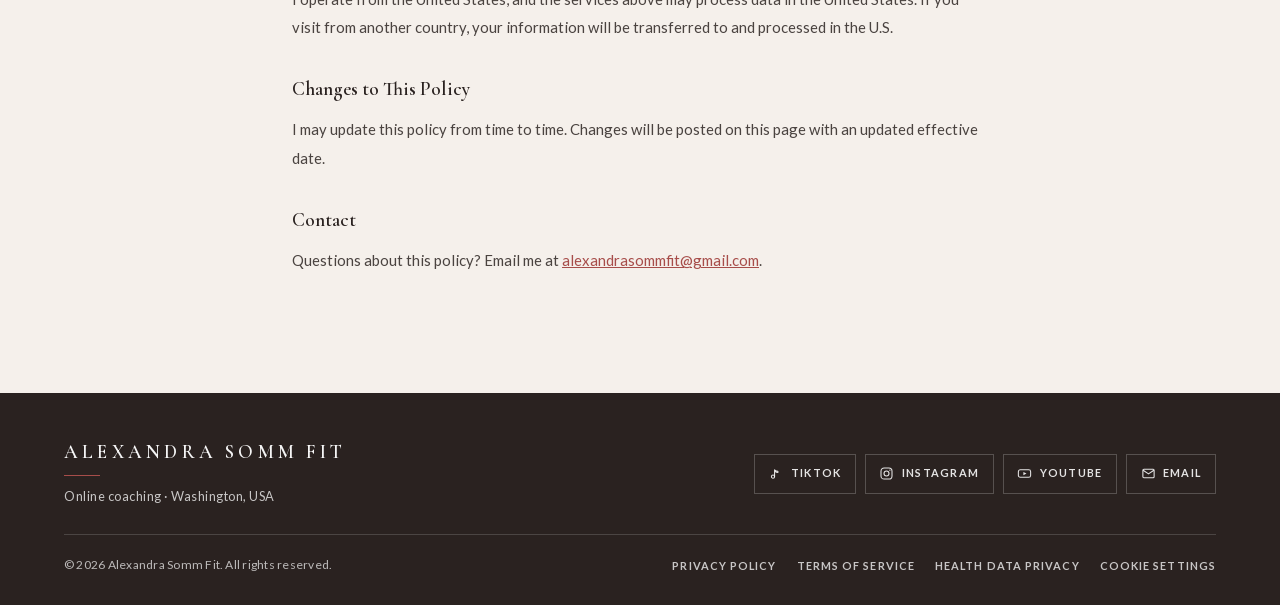
<file: privacy.html>
<!DOCTYPE html>
<html lang="en">
<head>
<meta charset="UTF-8">
<meta name="viewport" content="width=device-width, initial-scale=1.0">
<script>
  window.dataLayer = window.dataLayer || [];
  function gtag(){dataLayer.push(arguments);}
  (function(){
    var analytics = 'denied';
    try { if (localStorage.getItem('asf_consent') === 'granted') analytics = 'granted'; } catch (e) {}
    gtag('consent', 'default', { ad_storage: 'denied', ad_user_data: 'denied', ad_personalization: 'denied', analytics_storage: analytics });
  })();
</script>
<!-- Google Tag Manager -->
<script>(function(w,d,s,l,i){w[l]=w[l]||[];w[l].push({'gtm.start':
new Date().getTime(),event:'gtm.js'});var f=d.getElementsByTagName(s)[0],
j=d.createElement(s),dl=l!='dataLayer'?'&l='+l:'';j.async=true;j.src=
'https://www.googletagmanager.com/gtm.js?id='+i+dl;f.parentNode.insertBefore(j,f);
})(window,document,'script','dataLayer','GTM-WNGSXPN5');</script>
<!-- End Google Tag Manager -->
<title>Privacy Policy | Alexandra Somm Fit</title>
<meta name="description" content="How Alexandra Somm Fit collects, uses, and protects your information on alexandrasomm.com.">
<link rel="canonical" href="https://alexandrasomm.com/privacy">
<meta property="og:type" content="website">
<meta property="og:site_name" content="Alexandra Somm Fit">
<meta property="og:title" content="Privacy Policy | Alexandra Somm Fit">
<meta property="og:description" content="How Alexandra Somm Fit collects, uses, and protects your information on alexandrasomm.com.">
<meta property="og:url" content="https://alexandrasomm.com/privacy">
<meta property="og:image" content="https://alexandrasomm.com/og-image.jpg">
<meta property="og:image:width" content="1200">
<meta property="og:image:height" content="628">
<meta property="og:image:alt" content="Alexandra Somm, personal trainer and nutrition coach, smiling on a workout mat next to a dumbbell">
<meta name="twitter:card" content="summary_large_image">
<meta name="twitter:title" content="Privacy Policy | Alexandra Somm Fit">
<meta name="twitter:description" content="How Alexandra Somm Fit collects, uses, and protects your information on alexandrasomm.com.">
<meta name="twitter:image" content="https://alexandrasomm.com/og-image.jpg">
<meta name="theme-color" content="#a74d4a">
<link rel="icon" href="/favicon.ico" sizes="48x48">
<link rel="icon" href="/favicon.svg" type="image/svg+xml">
<link rel="apple-touch-icon" href="/apple-touch-icon.png">
<link rel="preload" href="/fonts/lato-normal-400.woff2" as="font" type="font/woff2" crossorigin>
<link rel="preload" href="/fonts/cormorant-garamond-normal-400.woff2" as="font" type="font/woff2" crossorigin>
<link rel="stylesheet" href="/styles.css">

</head>
<body>
<noscript><iframe src="https://www.googletagmanager.com/ns.html?id=GTM-WNGSXPN5" height="0" width="0" style="display:none;visibility:hidden" title="Google Tag Manager"></iframe></noscript>
<a class="skip-link" href="#main">Skip to main content</a>
<header>
<nav aria-label="Main">
  <a class="nav-logo" href="/">Alexandra <span>Somm</span></a>
  <ul class="nav-links">
    <li><a href="/">Home</a></li>
    <li><a href="/about">About</a></li>
    <li><a href="/services">Services</a></li>
    <li><a href="/faq">FAQs</a></li>
    <li><a href="/contact">Contact</a></li>
    <li><a href="/links">Links</a></li>
    <li><a href="https://client.everfit.io/login/i/34HW8JV7K6" target="_blank" rel="noopener noreferrer" class="btn-nav">Client Login<span class="sr-only"> (opens in a new tab)</span></a></li>
  </ul>
  <button class="hamburger" type="button" aria-label="Menu" aria-expanded="false" aria-controls="mobileMenu">
    <span></span><span></span><span></span>
  </button>
</nav>
<div class="mobile-menu" id="mobileMenu">
  <a href="/">Home</a>
  <a href="/about">About</a>
  <a href="/services">Services</a>
  <a href="/faq">FAQs</a>
  <a href="/contact">Contact</a>
  <a href="/links">Links</a>
  <a href="https://client.everfit.io/login/i/34HW8JV7K6" target="_blank" rel="noopener noreferrer">Client Login ↗<span class="sr-only"> (opens in a new tab)</span></a>
</div>
</header>
<main id="main">
<div class="faq-page">
    <div class="faq-header">
      <h1>Privacy Policy</h1>
    </div>
    <div class="faq-body">
      <span class="legal-updated">Effective Date: November 12, 2026</span>
      <p class="legal-p">Alexandra Somm Fit ("I," "me," "my") respects your privacy. This policy explains what information I collect through this website (alexandrasomm.com), how I use it, and the choices you have. Health-related information has its own, more detailed policy: the <a href="/health-data-privacy">Consumer Health Data Privacy Policy</a>.</p>

      <h3 class="legal-h">Information I Collect</h3>
      <p class="legal-p">Depending on how you interact with this site, I may collect:</p>
      <ul class="legal-list">
        <li><strong>Contact form:</strong> your name, email address, the reason you're reaching out, and your message.</li>
        <li><strong>Coaching onboarding form (Get Started):</strong> your name, email, phone number, age, height, weight, occupation, goals, training and nutrition history, schedule, and health information (see "Health &amp; Fitness Information" below).</li>
        <li><strong>Newsletter:</strong> your first name and email address.</li>
        <li><strong>How you arrived (included with a form you submit):</strong> the first page you opened in that visit, the page you submitted from, the site that referred you, and campaign or ad-click details from the link you followed, when those are available. This stays in session storage in your browser for the current tab only. It is not a cookie, it is cleared when you close the tab, and choosing Decline does not remove it from a form you choose to send. I use it to see which links lead to messages, not for advertising.</li>
        <li><strong>Site usage:</strong> Google Analytics, through Google Tag Manager and Google Consent Mode, receives cookieless, anonymous pings (such as which page loaded) before you accept cookies and if you decline. If you choose Accept, analytics cookies are set, and Google Analytics can also collect pages viewed, approximate location, device and browser type, and how you arrived.</li>
      </ul>

      <h3 class="legal-h">How I Use Your Information</h3>
      <p class="legal-p">Contact form messages are used to respond to you. Onboarding answers are used to follow up with you, schedule a consult or kick-off call, and, if we work together, build your custom training and/or nutrition program. Newsletter emails are fitness and nutrition updates; you can unsubscribe at any time using the link in any email. Site usage data helps me understand which pages are helpful. When a form is sent successfully, analytics may also receive a conversion naming the form and the campaign source, medium, and name. That conversion does not include your name, email, phone, or anything else you typed, and it follows the Consent Mode rules below. I never sell or rent your information, and I don't use it for advertising.</p>

      <h3 class="legal-h">Third-Party Services</h3>
      <p class="legal-p">I use a few outside services to run this site and my coaching business. They process your information on my behalf, and each has its own privacy policy:</p>
      <ul class="legal-list">
        <li><strong>Formspree</strong> processes form submissions and delivers them to me by email.</li>
        <li><strong>Google (Gmail)</strong> receives those emails.</li>
        <li><strong>Zapier</strong> and <strong>Notion</strong> are the automation and client-tracking tools I use to organize inquiries and clients.</li>
        <li><strong>Mailchimp</strong> manages newsletter sign-ups and emails.</li>
        <li><strong>Everfit</strong> is the client portal used if you become a coaching client.</li>
        <li><strong>Google Analytics and Google Tag Manager</strong> measure site usage under Google Consent Mode. Cookieless pings can be sent while analytics storage is denied, including before you choose. Analytics cookies are set only after you choose Accept.</li>
        <li><strong>Netlify</strong> hosts this website and may log technical data such as IP addresses for security and operations.</li>
      </ul>

      <h3 class="legal-h">Health &amp; Fitness Information</h3>
      <p class="legal-p">If you inquire about or enroll in coaching, I ask for health-related details, such as physical activity readiness (PAR-Q) answers, medications, injuries, allergies, and body measurements, so I can build a program that's safe and appropriate for you. I collect this only with your consent, use it only to design and adjust your program, never sell it, and share it only with the services listed above that process it on my behalf. Full details and your rights are in the <a href="/health-data-privacy">Consumer Health Data Privacy Policy</a>.</p>

      <h3 class="legal-h" id="cookies">Cookies &amp; Tracking</h3>
      <p class="legal-p">This site uses Google Analytics through Google Tag Manager, with Google Consent Mode. Analytics storage is denied until you choose Accept, including while the cookie banner is still up. While storage is denied, no analytics cookies are set, but the Google tag still sends cookieless, anonymous pings, such as which page was loaded. Those pings are not used to advertise to you. Choosing Decline keeps cookies off, and those cookieless pings continue. Choosing Accept allows analytics cookies, so Google Analytics can remember a browser across pages. You can change your choice at any time using "Cookie Settings" in the footer. I don't use advertising cookies or marketing pixels, and the fonts on this site are hosted on the site itself rather than loaded from Google.</p>

      <h3 class="legal-h">How Long I Keep Your Information</h3>
      <p class="legal-p">Contact messages and newsletter subscriptions are kept until you ask me to delete them or you unsubscribe. If you submit the onboarding form but don't become a client, I keep your answers, including health information, only for as long as I reasonably need them to follow up with you, and I delete them when they are no longer needed or sooner if you ask. If we work together, I keep your information while we're working together and for a limited period after our last session, then delete it. You can ask me to delete your information at any time.</p>

      <h3 class="legal-h">Data Security</h3>
      <p class="legal-p">I take reasonable steps to protect the information you share, but no method of transmission over the internet is completely secure.</p>

      <h3 class="legal-h">Children's Privacy</h3>
      <p class="legal-p">My coaching services are intended for adults. This website is not directed at children, and I don't knowingly collect personal information from anyone under 18 through this site. If you're under 18 and interested in coaching, please have a parent or guardian reach out on your behalf.</p>

      <h3 class="legal-h">Your Choices &amp; Rights</h3>
      <p class="legal-p">You can ask me to access, correct, or delete information you've submitted through this site, withdraw consent you've given, or unsubscribe from marketing emails at any time. Just email <a href="mailto:alexandrasommfit@gmail.com">alexandrasommfit@gmail.com</a> and I'll respond within 45 days. Residents of Washington and some other states have additional rights over health data; these are described in the <a href="/health-data-privacy">Consumer Health Data Privacy Policy</a>.</p>

      <h3 class="legal-h">Where Your Information Is Processed</h3>
      <p class="legal-p">I operate from the United States, and the services above may process data in the United States. If you visit from another country, your information will be transferred to and processed in the U.S.</p>

      <h3 class="legal-h">Changes to This Policy</h3>
      <p class="legal-p">I may update this policy from time to time. Changes will be posted on this page with an updated effective date.</p>

      <h3 class="legal-h">Contact</h3>
      <p class="legal-p">Questions about this policy? Email me at <a href="mailto:alexandrasommfit@gmail.com">alexandrasommfit@gmail.com</a>.</p>

    </div>
  </div>
</main>
<footer>
  <div class="footer-main">
    <div class="footer-brand">
      <p class="footer-logo">Alexandra Somm Fit</p>
      <p class="footer-tagline">Online coaching &middot; Washington, USA</p>
    </div>
    <nav class="footer-social" aria-label="Social and email">
      <a href="https://www.tiktok.com/@alexandrasomm" target="_blank" rel="noopener noreferrer">
        <svg class="footer-icon" viewBox="0 0 24 24" aria-hidden="true" focusable="false"><circle cx="8" cy="17" r="2.5" fill="none" stroke="currentColor" stroke-width="1.7"/><path d="M10.5 17V6.1c1.5 1.3 3.3 2.1 5.3 2.2v2.2c-1.6-.1-3-.7-4-1.7" fill="none" stroke="currentColor" stroke-width="1.7" stroke-linecap="round" stroke-linejoin="round"/></svg>
        <span>TikTok</span><span class="sr-only"> (opens in a new tab)</span>
      </a>
      <a href="https://www.instagram.com/alexandrasomm/" target="_blank" rel="noopener noreferrer">
        <svg class="footer-icon" viewBox="0 0 24 24" aria-hidden="true" focusable="false"><rect x="3.2" y="3.2" width="17.6" height="17.6" rx="5" fill="none" stroke="currentColor" stroke-width="1.7"/><circle cx="12" cy="12" r="4" fill="none" stroke="currentColor" stroke-width="1.7"/><circle cx="17.4" cy="6.6" r="1" fill="currentColor"/></svg>
        <span>Instagram</span><span class="sr-only"> (opens in a new tab)</span>
      </a>
      <a href="https://www.youtube.com/channel/UC1kE55TySQ3xbtHo9LoUUEA" target="_blank" rel="noopener noreferrer">
        <svg class="footer-icon" viewBox="0 0 24 24" aria-hidden="true" focusable="false"><rect x="2.2" y="6" width="19.6" height="12" rx="3" fill="none" stroke="currentColor" stroke-width="1.7"/><path d="M10.2 9.4v5.2l5-2.6z" fill="currentColor"/></svg>
        <span>YouTube</span><span class="sr-only"> (opens in a new tab)</span>
      </a>
      <a href="mailto:alexandrasommfit@gmail.com">
        <svg class="footer-icon" viewBox="0 0 24 24" aria-hidden="true" focusable="false"><rect x="3" y="5.2" width="18" height="13.6" rx="1.6" fill="none" stroke="currentColor" stroke-width="1.7"/><path d="M4 7.2 12 12.6 20 7.2" fill="none" stroke="currentColor" stroke-width="1.7" stroke-linecap="round" stroke-linejoin="round"/></svg>
        <span>Email</span>
      </a>
    </nav>
  </div>
  <div class="footer-bottom">
    <p class="footer-legal">&copy; <span data-year>2026</span> Alexandra Somm Fit. All rights reserved.</p>
    <nav class="footer-legal-nav" aria-label="Legal">
      <a href="/privacy">Privacy Policy</a>
      <a href="/terms">Terms of Service</a>
      <a href="/health-data-privacy">Health Data Privacy</a>
      <button type="button" class="footer-link-btn" id="cookie-settings">Cookie Settings</button>
    </nav>
  </div>
</footer>
<script src="/site.js" defer></script>
</body>
</html>
</file>
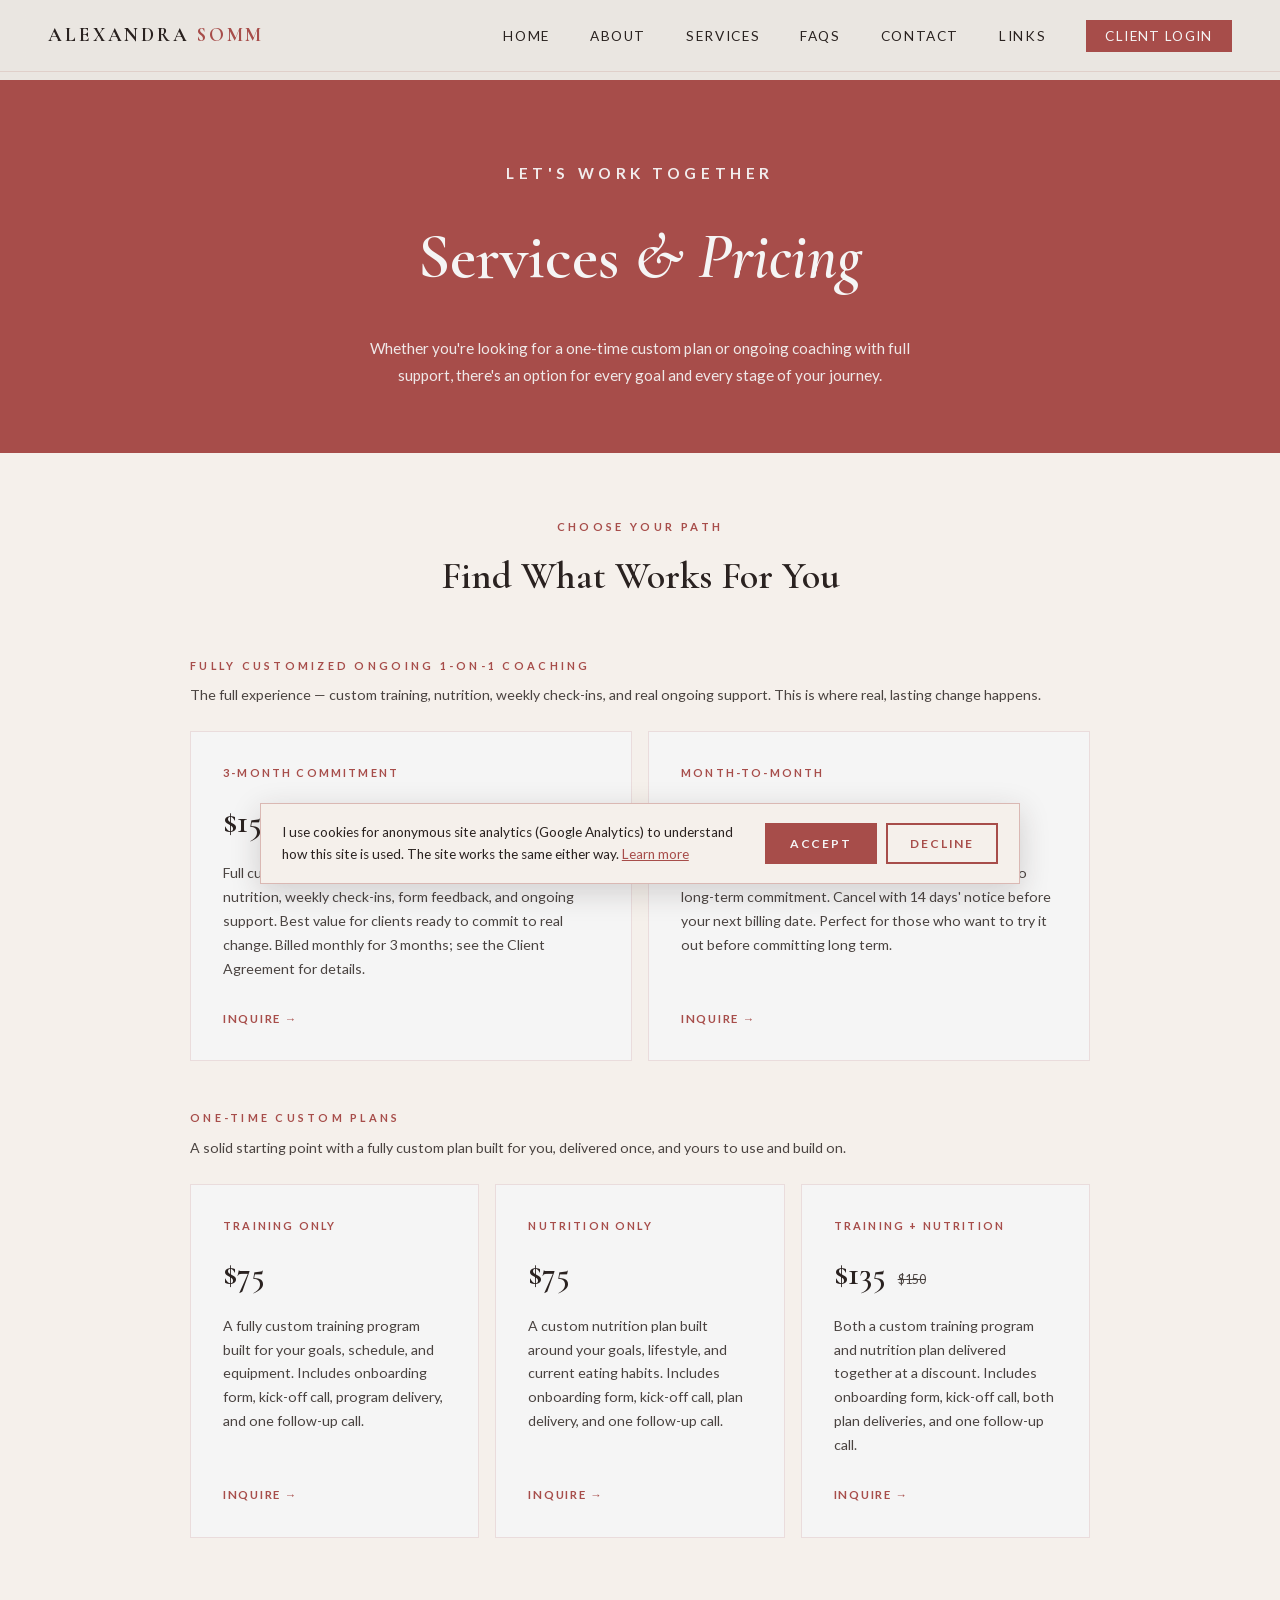
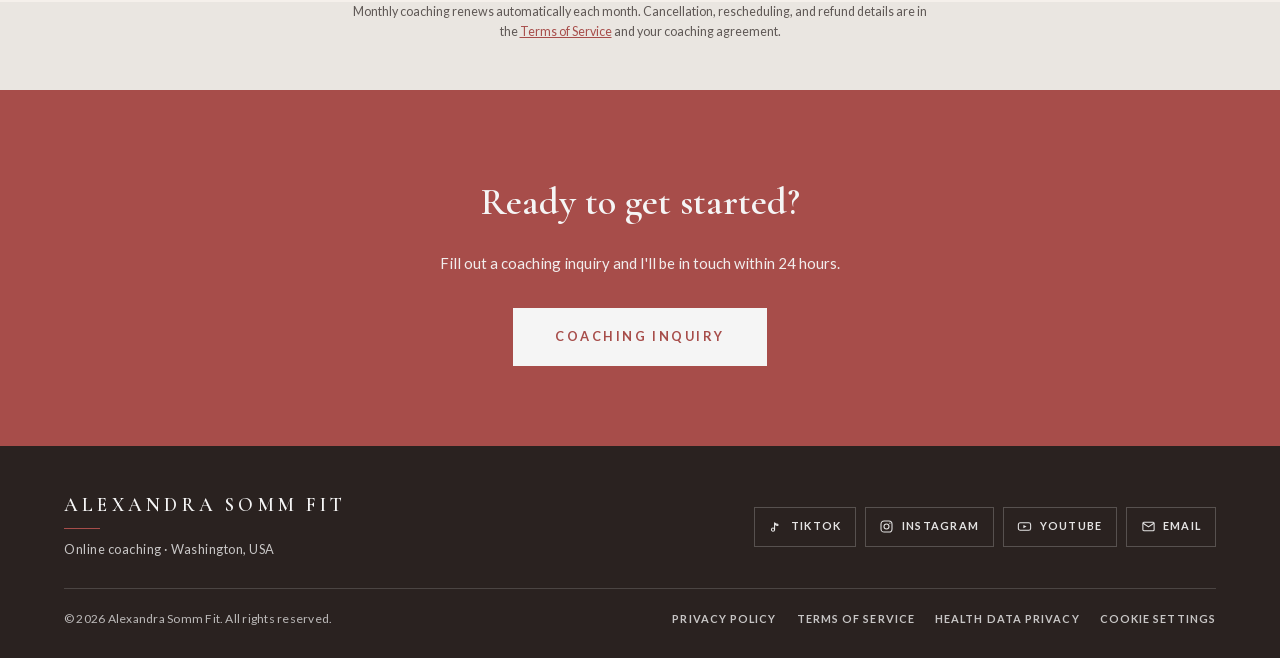
<file: services.html>
<!DOCTYPE html>
<html lang="en">
<head>
<meta charset="UTF-8">
<meta name="viewport" content="width=device-width, initial-scale=1.0">
<script>
  window.dataLayer = window.dataLayer || [];
  function gtag(){dataLayer.push(arguments);}
  (function(){
    var analytics = 'denied';
    try { if (localStorage.getItem('asf_consent') === 'granted') analytics = 'granted'; } catch (e) {}
    gtag('consent', 'default', { ad_storage: 'denied', ad_user_data: 'denied', ad_personalization: 'denied', analytics_storage: analytics });
  })();
</script>
<!-- Google Tag Manager -->
<script>(function(w,d,s,l,i){w[l]=w[l]||[];w[l].push({'gtm.start':
new Date().getTime(),event:'gtm.js'});var f=d.getElementsByTagName(s)[0],
j=d.createElement(s),dl=l!='dataLayer'?'&l='+l:'';j.async=true;j.src=
'https://www.googletagmanager.com/gtm.js?id='+i+dl;f.parentNode.insertBefore(j,f);
})(window,document,'script','dataLayer','GTM-WNGSXPN5');</script>
<!-- End Google Tag Manager -->
<title>Services & Pricing | Alexandra Somm Fit</title>
<meta name="description" content="Custom 1-on-1 online coaching from $150/month and one-time custom training or nutrition plans from $75. See what is included and find the right fit.">
<link rel="canonical" href="https://alexandrasomm.com/services">
<meta property="og:type" content="website">
<meta property="og:site_name" content="Alexandra Somm Fit">
<meta property="og:title" content="Services & Pricing | Alexandra Somm Fit">
<meta property="og:description" content="Custom 1-on-1 online coaching from $150/month and one-time custom training or nutrition plans from $75. See what is included and find the right fit.">
<meta property="og:url" content="https://alexandrasomm.com/services">
<meta property="og:image" content="https://alexandrasomm.com/og-image.jpg">
<meta property="og:image:width" content="1200">
<meta property="og:image:height" content="628">
<meta property="og:image:alt" content="Alexandra Somm, personal trainer and nutrition coach, smiling on a workout mat next to a dumbbell">
<meta name="twitter:card" content="summary_large_image">
<meta name="twitter:title" content="Services & Pricing | Alexandra Somm Fit">
<meta name="twitter:description" content="Custom 1-on-1 online coaching from $150/month and one-time custom training or nutrition plans from $75. See what is included and find the right fit.">
<meta name="twitter:image" content="https://alexandrasomm.com/og-image.jpg">
<meta name="theme-color" content="#a74d4a">
<link rel="icon" href="/favicon.ico" sizes="48x48">
<link rel="icon" href="/favicon.svg" type="image/svg+xml">
<link rel="apple-touch-icon" href="/apple-touch-icon.png">
<link rel="preload" href="/fonts/lato-normal-400.woff2" as="font" type="font/woff2" crossorigin>
<link rel="preload" href="/fonts/cormorant-garamond-normal-400.woff2" as="font" type="font/woff2" crossorigin>
<link rel="stylesheet" href="/styles.css">
<script type="application/ld+json">{"@context": "https://schema.org", "@type": "ItemList", "itemListElement": [{"@type": "ListItem", "position": 1, "item": {"@type": "Service", "name": "3-Month Coaching Commitment", "description": "Fully customized ongoing 1-on-1 coaching: training, nutrition, weekly check-ins, form feedback, and support.", "provider": {"@id": "https://alexandrasomm.com/#business"}, "offers": {"@type": "Offer", "price": "150", "priceCurrency": "USD", "description": "Per month, 3-month commitment"}}}, {"@type": "ListItem", "position": 2, "item": {"@type": "Service", "name": "Month-to-Month Coaching", "description": "Fully customized ongoing 1-on-1 coaching with no long-term commitment. Cancel with 14 days' notice before your next billing date.", "provider": {"@id": "https://alexandrasomm.com/#business"}, "offers": {"@type": "Offer", "price": "175", "priceCurrency": "USD", "description": "Per month"}}}, {"@type": "ListItem", "position": 3, "item": {"@type": "Service", "name": "Custom Training Plan", "description": "A fully custom training program with onboarding form, kick-off call, program delivery, and one follow-up call.", "provider": {"@id": "https://alexandrasomm.com/#business"}, "offers": {"@type": "Offer", "price": "75", "priceCurrency": "USD", "description": "One-time"}}}, {"@type": "ListItem", "position": 4, "item": {"@type": "Service", "name": "Custom Nutrition Plan", "description": "A custom nutrition plan with onboarding form, kick-off call, plan delivery, and one follow-up call.", "provider": {"@id": "https://alexandrasomm.com/#business"}, "offers": {"@type": "Offer", "price": "75", "priceCurrency": "USD", "description": "One-time"}}}, {"@type": "ListItem", "position": 5, "item": {"@type": "Service", "name": "Training + Nutrition Plan Bundle", "description": "Both a custom training program and nutrition plan, delivered together.", "provider": {"@id": "https://alexandrasomm.com/#business"}, "offers": {"@type": "Offer", "price": "135", "priceCurrency": "USD", "description": "One-time bundle"}}}]}</script>
</head>
<body>
<noscript><iframe src="https://www.googletagmanager.com/ns.html?id=GTM-WNGSXPN5" height="0" width="0" style="display:none;visibility:hidden" title="Google Tag Manager"></iframe></noscript>
<a class="skip-link" href="#main">Skip to main content</a>
<header>
<nav aria-label="Main">
  <a class="nav-logo" href="/">Alexandra <span>Somm</span></a>
  <ul class="nav-links">
    <li><a href="/">Home</a></li>
    <li><a href="/about">About</a></li>
    <li><a href="/services" aria-current="page">Services</a></li>
    <li><a href="/faq">FAQs</a></li>
    <li><a href="/contact">Contact</a></li>
    <li><a href="/links">Links</a></li>
    <li><a href="https://client.everfit.io/login/i/34HW8JV7K6" target="_blank" rel="noopener noreferrer" class="btn-nav">Client Login<span class="sr-only"> (opens in a new tab)</span></a></li>
  </ul>
  <button class="hamburger" type="button" aria-label="Menu" aria-expanded="false" aria-controls="mobileMenu">
    <span></span><span></span><span></span>
  </button>
</nav>
<div class="mobile-menu" id="mobileMenu">
  <a href="/">Home</a>
  <a href="/about">About</a>
  <a href="/services" aria-current="page">Services</a>
  <a href="/faq">FAQs</a>
  <a href="/contact">Contact</a>
  <a href="/links">Links</a>
  <a href="https://client.everfit.io/login/i/34HW8JV7K6" target="_blank" rel="noopener noreferrer">Client Login ↗<span class="sr-only"> (opens in a new tab)</span></a>
</div>
</header>
<main id="main">
  <div class="services-page">

    <div class="services-header">
      <p class="section-label" style="color:rgba(245,245,245,0.95);margin-bottom:1rem;">Let's Work Together</p>
      <h1>Services <em style="font-style:italic;">&amp; Pricing</em></h1>
      <p style="margin-top:1.5rem;">Whether you're looking for a one-time custom plan or ongoing coaching with full support, there's an option for every goal and every stage of your journey.</p>
    </div>

    <!-- PRICING CARDS -->
    <div style="background:var(--cream);padding:4rem 2rem;">
      <div style="max-width:900px;margin:0 auto;">
        <p class="section-label" style="text-align:center;margin-bottom:0.5rem;">Choose Your Path</p>
        <h2 style="font-family:var(--serif);font-size:clamp(1.8rem,3vw,2.5rem);font-weight:600;color:var(--dark-text);text-align:center;margin-bottom:3rem;">Find What Works For You</h2>
        
        <!-- Coaching first -->
        <p style="font-family:var(--sans);font-size:0.68rem;font-weight:700;letter-spacing:0.3em;text-transform:uppercase;color:var(--primary);margin-bottom:0.5rem;">Fully Customized Ongoing 1-on-1 Coaching</p>
        <p style="font-family:var(--sans);font-size:0.88rem;color:#4a4340;line-height:1.7;margin-bottom:1.5rem;">The full experience — custom training, nutrition, weekly check-ins, and real ongoing support. This is where real, lasting change happens.</p>
        <div style="display:grid;grid-template-columns:repeat(auto-fit,minmax(280px,1fr));gap:1rem;margin-bottom:3rem;">

          <div style="background:var(--white);padding:2rem;border:1px solid rgba(167,77,74,0.15);display:flex;flex-direction:column;gap:0.75rem;">
            <p style="font-family:var(--sans);font-size:0.68rem;font-weight:700;letter-spacing:0.2em;text-transform:uppercase;color:var(--primary);">3-Month Commitment</p>
            <div style="display:flex;align-items:baseline;gap:0.4rem;">
              <p style="font-family:var(--serif);font-size:2rem;font-weight:600;color:var(--dark-text);">$150</p>
              <p style="font-family:var(--sans);font-size:0.8rem;color:#4a4340;">/ month</p>
            </div>
            <!-- VERIFY: with attorney: early-cancellation terms and what happens after month 3 -->
            <p style="font-family:var(--sans);font-size:0.88rem;color:#4a4340;line-height:1.7;">Full custom coaching with everything included — training, nutrition, weekly check-ins, form feedback, and ongoing support. Best value for clients ready to commit to real change. Billed monthly for 3 months; see the Client Agreement for details.</p>
            <a href="/get-started" style="margin-top:auto;padding-top:1rem;font-family:var(--sans);font-size:0.72rem;font-weight:700;letter-spacing:0.15em;text-transform:uppercase;color:var(--primary);text-decoration:none;">Inquire<span class="sr-only"> about 3-Month Coaching</span> →</a>
          </div>

          <div style="background:var(--white);padding:2rem;border:1px solid rgba(167,77,74,0.15);display:flex;flex-direction:column;gap:0.75rem;">
            <p style="font-family:var(--sans);font-size:0.68rem;font-weight:700;letter-spacing:0.2em;text-transform:uppercase;color:var(--primary);">Month-to-Month</p>
            <div style="display:flex;align-items:baseline;gap:0.4rem;">
              <p style="font-family:var(--serif);font-size:2rem;font-weight:600;color:var(--dark-text);">$175</p>
              <p style="font-family:var(--sans);font-size:0.8rem;color:#4a4340;">/ month</p>
            </div>
            <p style="font-family:var(--sans);font-size:0.88rem;color:#4a4340;line-height:1.7;">Everything included in coaching with full flexibility — no long-term commitment. Cancel with 14 days' notice before your next billing date. Perfect for those who want to try it out before committing long term.</p>
            <a href="/get-started" style="margin-top:auto;padding-top:1rem;font-family:var(--sans);font-size:0.72rem;font-weight:700;letter-spacing:0.15em;text-transform:uppercase;color:var(--primary);text-decoration:none;">Inquire<span class="sr-only"> about Month-to-Month Coaching</span> →</a>
          </div>

        </div>

        <!-- One-time plans -->
        <p style="font-family:var(--sans);font-size:0.68rem;font-weight:700;letter-spacing:0.3em;text-transform:uppercase;color:var(--primary);margin-bottom:0.5rem;">One-Time Custom Plans</p>
        <p style="font-family:var(--sans);font-size:0.88rem;color:#4a4340;line-height:1.7;margin-bottom:1.5rem;">A solid starting point with a fully custom plan built for you, delivered once, and yours to use and build on.</p>
        <div style="display:grid;grid-template-columns:repeat(auto-fit,minmax(240px,1fr));gap:1rem;">

          <div style="background:var(--white);padding:2rem;border:1px solid rgba(167,77,74,0.15);display:flex;flex-direction:column;gap:0.75rem;">
            <p style="font-family:var(--sans);font-size:0.68rem;font-weight:700;letter-spacing:0.2em;text-transform:uppercase;color:var(--primary);">Training Only</p>
            <p style="font-family:var(--serif);font-size:2rem;font-weight:600;color:var(--dark-text);">$75</p>
            <p style="font-family:var(--sans);font-size:0.88rem;color:#4a4340;line-height:1.7;">A fully custom training program built for your goals, schedule, and equipment. Includes onboarding form, kick-off call, program delivery, and one follow-up call.</p>
            <a href="/get-started" style="margin-top:auto;padding-top:1rem;font-family:var(--sans);font-size:0.72rem;font-weight:700;letter-spacing:0.15em;text-transform:uppercase;color:var(--primary);text-decoration:none;">Inquire<span class="sr-only"> about Training Only plan</span> →</a>
          </div>

          <div style="background:var(--white);padding:2rem;border:1px solid rgba(167,77,74,0.15);display:flex;flex-direction:column;gap:0.75rem;">
            <p style="font-family:var(--sans);font-size:0.68rem;font-weight:700;letter-spacing:0.2em;text-transform:uppercase;color:var(--primary);">Nutrition Only</p>
            <p style="font-family:var(--serif);font-size:2rem;font-weight:600;color:var(--dark-text);">$75</p>
            <p style="font-family:var(--sans);font-size:0.88rem;color:#4a4340;line-height:1.7;">A custom nutrition plan built around your goals, lifestyle, and current eating habits. Includes onboarding form, kick-off call, plan delivery, and one follow-up call.</p>
            <a href="/get-started" style="margin-top:auto;padding-top:1rem;font-family:var(--sans);font-size:0.72rem;font-weight:700;letter-spacing:0.15em;text-transform:uppercase;color:var(--primary);text-decoration:none;">Inquire<span class="sr-only"> about Nutrition Only plan</span> →</a>
          </div>

          <div style="background:var(--white);padding:2rem;border:1px solid rgba(167,77,74,0.15);display:flex;flex-direction:column;gap:0.75rem;">
            <p style="font-family:var(--sans);font-size:0.68rem;font-weight:700;letter-spacing:0.2em;text-transform:uppercase;color:var(--primary);">Training + Nutrition</p>
            <div style="display:flex;align-items:baseline;gap:0.75rem;">
              <p style="font-family:var(--serif);font-size:2rem;font-weight:600;color:var(--dark-text);">$135</p>
              <p style="font-family:var(--sans);font-size:0.78rem;color:#4a4340;text-decoration:line-through;">$150</p>
            </div>
            <p style="font-family:var(--sans);font-size:0.88rem;color:#4a4340;line-height:1.7;">Both a custom training program and nutrition plan delivered together at a discount. Includes onboarding form, kick-off call, both plan deliveries, and one follow-up call.</p>
            <a href="/get-started" style="margin-top:auto;padding-top:1rem;font-family:var(--sans);font-size:0.72rem;font-weight:700;letter-spacing:0.15em;text-transform:uppercase;color:var(--primary);text-decoration:none;">Inquire<span class="sr-only"> about Training + Nutrition plan</span> →</a>
          </div>

        </div>
      </div>
    </div>

    <p class="form-fine" style="max-width:640px;margin:0 auto;padding:0 2rem 3rem;">Monthly coaching renews automatically each month. Cancellation, rescheduling, and refund details are in the <a href="/terms#cancellations">Terms of Service</a> and your coaching agreement.</p>

    <div class="services-cta">
      <h2>Ready to get started?</h2>
      <p>Fill out a coaching inquiry and I'll be in touch within 24 hours.</p>
      <a href="/get-started" class="btn-primary" style="background:var(--white);color:var(--primary);border-color:var(--white);">Coaching Inquiry</a>
    </div>

    

  </div>
</main>
<footer>
  <div class="footer-main">
    <div class="footer-brand">
      <p class="footer-logo">Alexandra Somm Fit</p>
      <p class="footer-tagline">Online coaching &middot; Washington, USA</p>
    </div>
    <nav class="footer-social" aria-label="Social and email">
      <a href="https://www.tiktok.com/@alexandrasomm" target="_blank" rel="noopener noreferrer">
        <svg class="footer-icon" viewBox="0 0 24 24" aria-hidden="true" focusable="false"><circle cx="8" cy="17" r="2.5" fill="none" stroke="currentColor" stroke-width="1.7"/><path d="M10.5 17V6.1c1.5 1.3 3.3 2.1 5.3 2.2v2.2c-1.6-.1-3-.7-4-1.7" fill="none" stroke="currentColor" stroke-width="1.7" stroke-linecap="round" stroke-linejoin="round"/></svg>
        <span>TikTok</span><span class="sr-only"> (opens in a new tab)</span>
      </a>
      <a href="https://www.instagram.com/alexandrasomm/" target="_blank" rel="noopener noreferrer">
        <svg class="footer-icon" viewBox="0 0 24 24" aria-hidden="true" focusable="false"><rect x="3.2" y="3.2" width="17.6" height="17.6" rx="5" fill="none" stroke="currentColor" stroke-width="1.7"/><circle cx="12" cy="12" r="4" fill="none" stroke="currentColor" stroke-width="1.7"/><circle cx="17.4" cy="6.6" r="1" fill="currentColor"/></svg>
        <span>Instagram</span><span class="sr-only"> (opens in a new tab)</span>
      </a>
      <a href="https://www.youtube.com/channel/UC1kE55TySQ3xbtHo9LoUUEA" target="_blank" rel="noopener noreferrer">
        <svg class="footer-icon" viewBox="0 0 24 24" aria-hidden="true" focusable="false"><rect x="2.2" y="6" width="19.6" height="12" rx="3" fill="none" stroke="currentColor" stroke-width="1.7"/><path d="M10.2 9.4v5.2l5-2.6z" fill="currentColor"/></svg>
        <span>YouTube</span><span class="sr-only"> (opens in a new tab)</span>
      </a>
      <a href="mailto:alexandrasommfit@gmail.com">
        <svg class="footer-icon" viewBox="0 0 24 24" aria-hidden="true" focusable="false"><rect x="3" y="5.2" width="18" height="13.6" rx="1.6" fill="none" stroke="currentColor" stroke-width="1.7"/><path d="M4 7.2 12 12.6 20 7.2" fill="none" stroke="currentColor" stroke-width="1.7" stroke-linecap="round" stroke-linejoin="round"/></svg>
        <span>Email</span>
      </a>
    </nav>
  </div>
  <div class="footer-bottom">
    <p class="footer-legal">&copy; <span data-year>2026</span> Alexandra Somm Fit. All rights reserved.</p>
    <nav class="footer-legal-nav" aria-label="Legal">
      <a href="/privacy">Privacy Policy</a>
      <a href="/terms">Terms of Service</a>
      <a href="/health-data-privacy">Health Data Privacy</a>
      <button type="button" class="footer-link-btn" id="cookie-settings">Cookie Settings</button>
    </nav>
  </div>
</footer>
<script src="/site.js" defer></script>
</body>
</html>
</file>
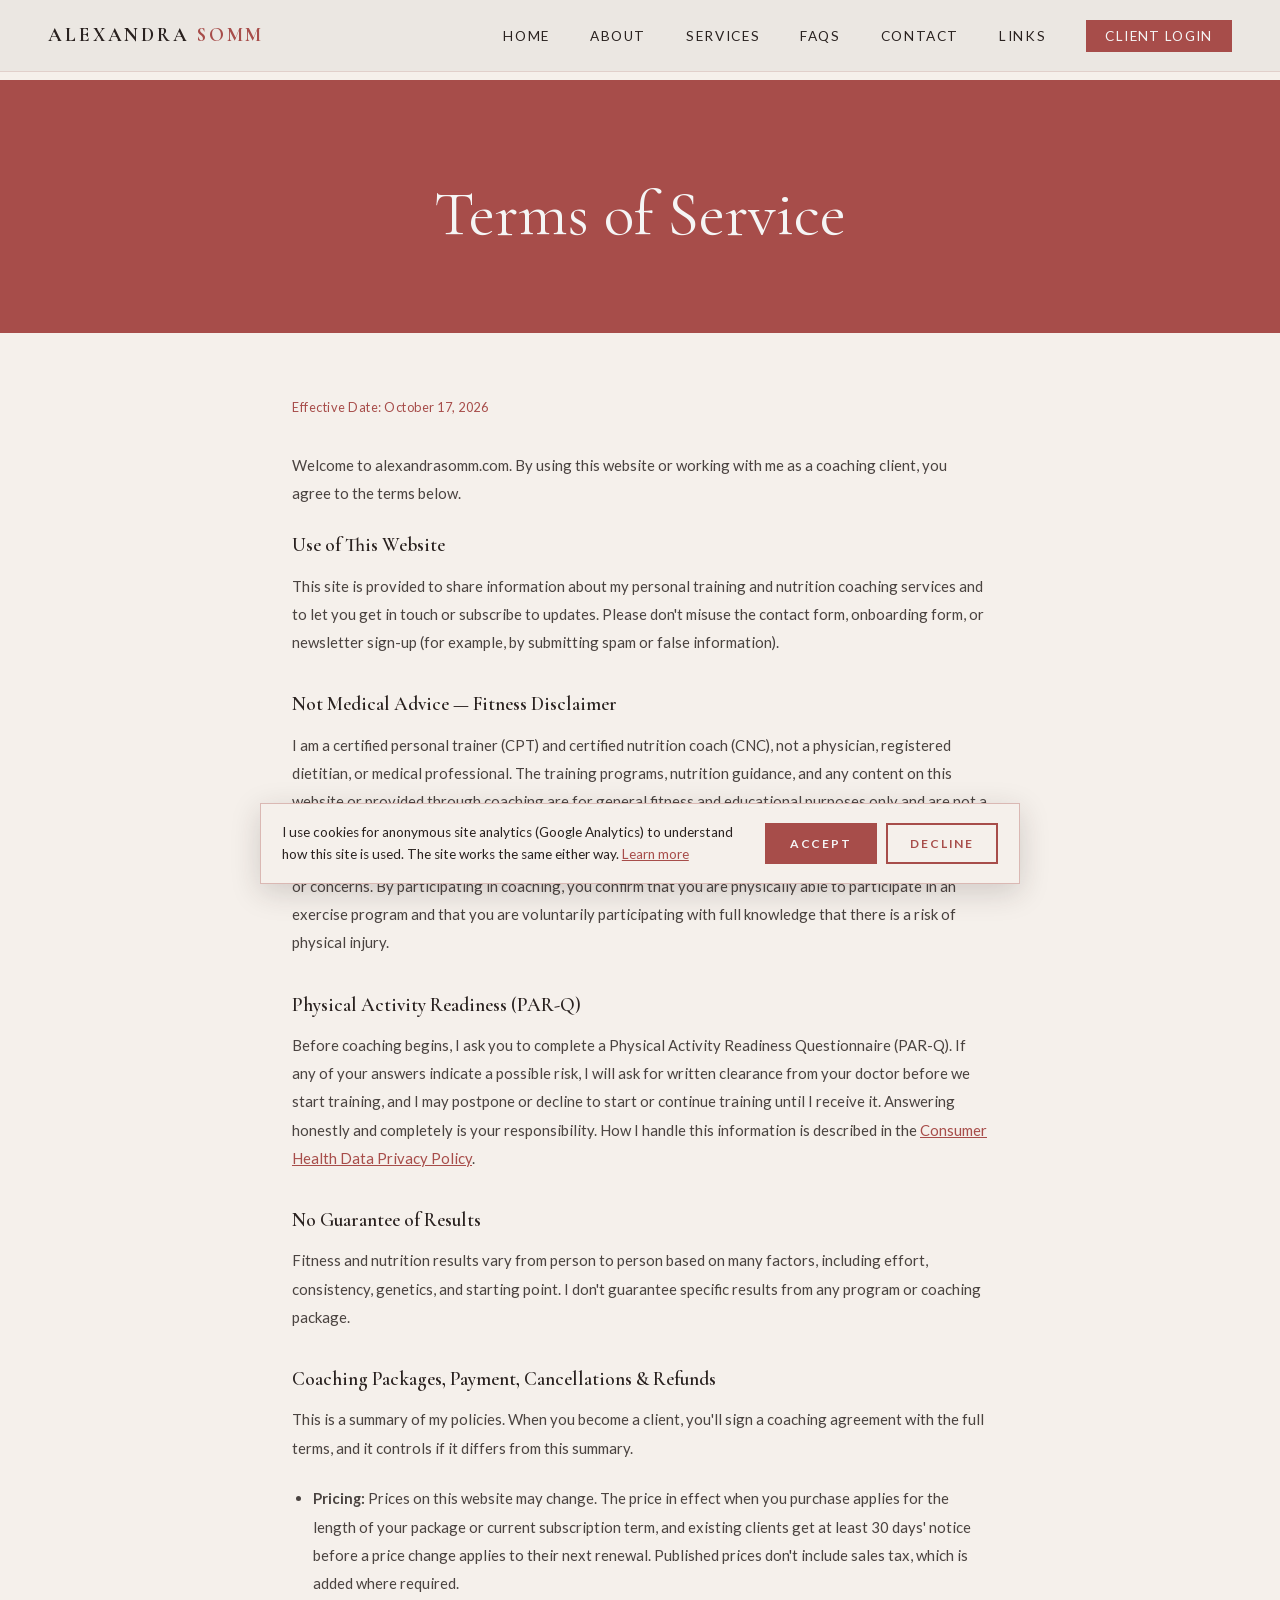
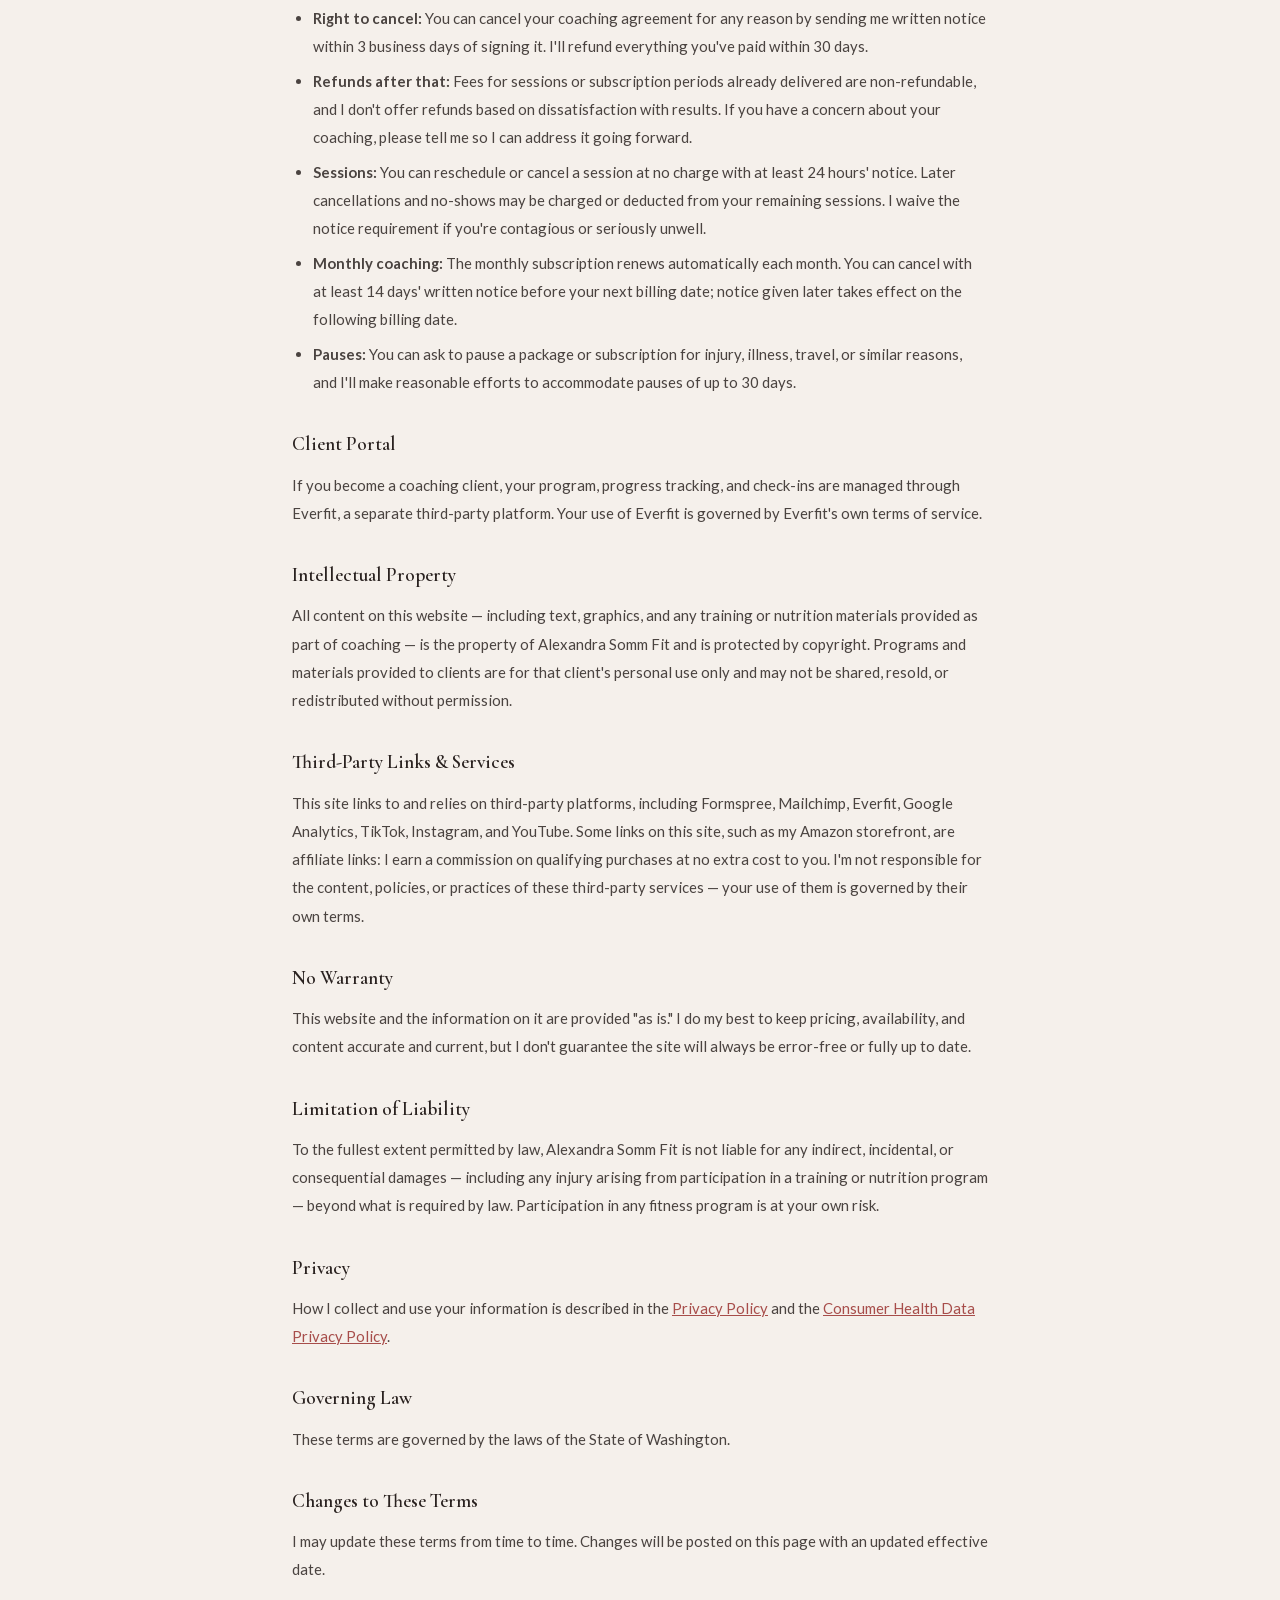
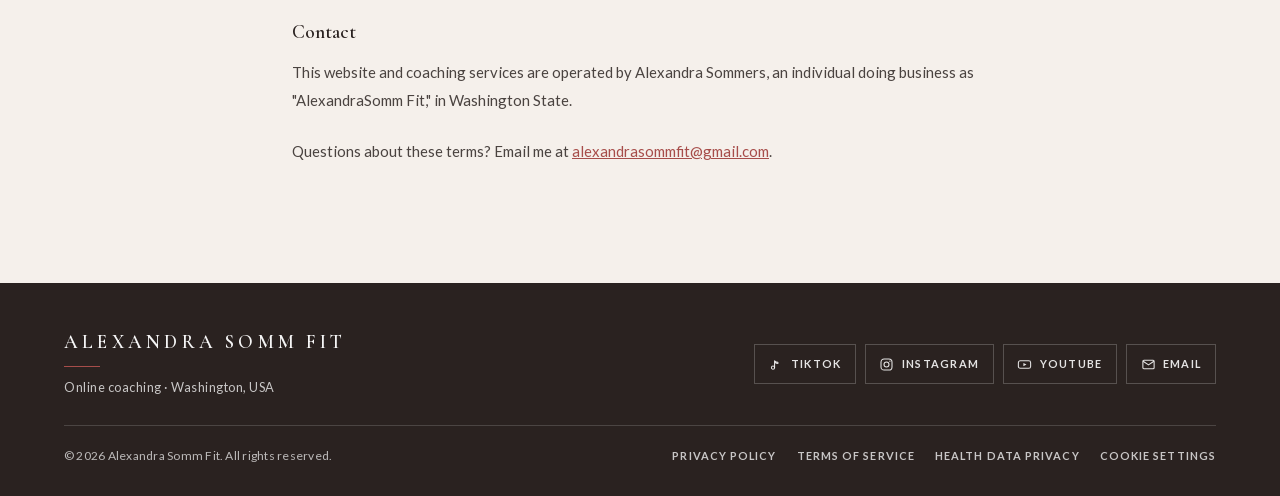
<file: terms.html>
<!DOCTYPE html>
<html lang="en">
<head>
<meta charset="UTF-8">
<meta name="viewport" content="width=device-width, initial-scale=1.0">
<script>
  window.dataLayer = window.dataLayer || [];
  function gtag(){dataLayer.push(arguments);}
  (function(){
    var analytics = 'denied';
    try { if (localStorage.getItem('asf_consent') === 'granted') analytics = 'granted'; } catch (e) {}
    gtag('consent', 'default', { ad_storage: 'denied', ad_user_data: 'denied', ad_personalization: 'denied', analytics_storage: analytics });
  })();
</script>
<!-- Google Tag Manager -->
<script>(function(w,d,s,l,i){w[l]=w[l]||[];w[l].push({'gtm.start':
new Date().getTime(),event:'gtm.js'});var f=d.getElementsByTagName(s)[0],
j=d.createElement(s),dl=l!='dataLayer'?'&l='+l:'';j.async=true;j.src=
'https://www.googletagmanager.com/gtm.js?id='+i+dl;f.parentNode.insertBefore(j,f);
})(window,document,'script','dataLayer','GTM-WNGSXPN5');</script>
<!-- End Google Tag Manager -->
<title>Terms of Service | Alexandra Somm Fit</title>
<meta name="description" content="Terms of use for alexandrasomm.com and coaching services, including the fitness disclaimer and liability terms.">
<link rel="canonical" href="https://alexandrasomm.com/terms">
<meta property="og:type" content="website">
<meta property="og:site_name" content="Alexandra Somm Fit">
<meta property="og:title" content="Terms of Service | Alexandra Somm Fit">
<meta property="og:description" content="Terms of use for alexandrasomm.com and coaching services, including the fitness disclaimer and liability terms.">
<meta property="og:url" content="https://alexandrasomm.com/terms">
<meta property="og:image" content="https://alexandrasomm.com/og-image.jpg">
<meta property="og:image:width" content="1200">
<meta property="og:image:height" content="628">
<meta property="og:image:alt" content="Alexandra Somm, personal trainer and nutrition coach, smiling on a workout mat next to a dumbbell">
<meta name="twitter:card" content="summary_large_image">
<meta name="twitter:title" content="Terms of Service | Alexandra Somm Fit">
<meta name="twitter:description" content="Terms of use for alexandrasomm.com and coaching services, including the fitness disclaimer and liability terms.">
<meta name="twitter:image" content="https://alexandrasomm.com/og-image.jpg">
<meta name="theme-color" content="#a74d4a">
<link rel="icon" href="/favicon.ico" sizes="48x48">
<link rel="icon" href="/favicon.svg" type="image/svg+xml">
<link rel="apple-touch-icon" href="/apple-touch-icon.png">
<link rel="preload" href="/fonts/lato-normal-400.woff2" as="font" type="font/woff2" crossorigin>
<link rel="preload" href="/fonts/cormorant-garamond-normal-400.woff2" as="font" type="font/woff2" crossorigin>
<link rel="stylesheet" href="/styles.css">

</head>
<body>
<noscript><iframe src="https://www.googletagmanager.com/ns.html?id=GTM-WNGSXPN5" height="0" width="0" style="display:none;visibility:hidden" title="Google Tag Manager"></iframe></noscript>
<a class="skip-link" href="#main">Skip to main content</a>
<header>
<nav aria-label="Main">
  <a class="nav-logo" href="/">Alexandra <span>Somm</span></a>
  <ul class="nav-links">
    <li><a href="/">Home</a></li>
    <li><a href="/about">About</a></li>
    <li><a href="/services">Services</a></li>
    <li><a href="/faq">FAQs</a></li>
    <li><a href="/contact">Contact</a></li>
    <li><a href="/links">Links</a></li>
    <li><a href="https://client.everfit.io/login/i/34HW8JV7K6" target="_blank" rel="noopener noreferrer" class="btn-nav">Client Login<span class="sr-only"> (opens in a new tab)</span></a></li>
  </ul>
  <button class="hamburger" type="button" aria-label="Menu" aria-expanded="false" aria-controls="mobileMenu">
    <span></span><span></span><span></span>
  </button>
</nav>
<div class="mobile-menu" id="mobileMenu">
  <a href="/">Home</a>
  <a href="/about">About</a>
  <a href="/services">Services</a>
  <a href="/faq">FAQs</a>
  <a href="/contact">Contact</a>
  <a href="/links">Links</a>
  <a href="https://client.everfit.io/login/i/34HW8JV7K6" target="_blank" rel="noopener noreferrer">Client Login ↗<span class="sr-only"> (opens in a new tab)</span></a>
</div>
</header>
<main id="main">
  <div class="faq-page">
    <div class="faq-header">
      <h1>Terms of Service</h1>
    </div>
    <div class="faq-body">
      <span class="legal-updated">Effective Date: October 17, 2026</span>
      <p class="legal-p">Welcome to alexandrasomm.com. By using this website or working with me as a coaching client, you agree to the terms below.</p>

      <h3 class="legal-h">Use of This Website</h3>
      <p class="legal-p">This site is provided to share information about my personal training and nutrition coaching services and to let you get in touch or subscribe to updates. Please don't misuse the contact form, onboarding form, or newsletter sign-up (for example, by submitting spam or false information).</p>

      <h3 class="legal-h">Not Medical Advice — Fitness Disclaimer</h3>
      <p class="legal-p">I am a certified personal trainer (CPT) and certified nutrition coach (CNC), not a physician, registered dietitian, or medical professional. The training programs, nutrition guidance, and any content on this website or provided through coaching are for general fitness and educational purposes only and are not a substitute for medical advice, diagnosis, or treatment. Always consult your physician before beginning any new exercise or nutrition program, especially if you have any pre-existing health conditions, injuries, or concerns. By participating in coaching, you confirm that you are physically able to participate in an exercise program and that you are voluntarily participating with full knowledge that there is a risk of physical injury.</p>

      <h3 class="legal-h">Physical Activity Readiness (PAR-Q)</h3>
      <p class="legal-p">Before coaching begins, I ask you to complete a Physical Activity Readiness Questionnaire (PAR-Q). If any of your answers indicate a possible risk, I will ask for written clearance from your doctor before we start training, and I may postpone or decline to start or continue training until I receive it. Answering honestly and completely is your responsibility. How I handle this information is described in the <a href="/health-data-privacy">Consumer Health Data Privacy Policy</a>.</p>

      <h3 class="legal-h">No Guarantee of Results</h3>
      <p class="legal-p">Fitness and nutrition results vary from person to person based on many factors, including effort, consistency, genetics, and starting point. I don't guarantee specific results from any program or coaching package.</p>

      <h3 class="legal-h" id="cancellations">Coaching Packages, Payment, Cancellations &amp; Refunds</h3>
      <p class="legal-p">This is a summary of my policies. When you become a client, you'll sign a coaching agreement with the full terms, and it controls if it differs from this summary.</p>
      <ul class="legal-list">
        <li><strong>Pricing:</strong> Prices on this website may change. The price in effect when you purchase applies for the length of your package or current subscription term, and existing clients get at least 30 days' notice before a price change applies to their next renewal. Published prices don't include sales tax, which is added where required.</li>
        <li><strong>Right to cancel:</strong> You can cancel your coaching agreement for any reason by sending me written notice within 3 business days of signing it. I'll refund everything you've paid within 30 days.</li>
        <li><strong>Refunds after that:</strong> Fees for sessions or subscription periods already delivered are non-refundable, and I don't offer refunds based on dissatisfaction with results. If you have a concern about your coaching, please tell me so I can address it going forward.</li>
        <li><strong>Sessions:</strong> You can reschedule or cancel a session at no charge with at least 24 hours' notice. Later cancellations and no-shows may be charged or deducted from your remaining sessions. I waive the notice requirement if you're contagious or seriously unwell.</li>
        <li><strong>Monthly coaching:</strong> The monthly subscription renews automatically each month. You can cancel with at least 14 days' written notice before your next billing date; notice given later takes effect on the following billing date.</li>
        <li><strong>Pauses:</strong> You can ask to pause a package or subscription for injury, illness, travel, or similar reasons, and I'll make reasonable efforts to accommodate pauses of up to 30 days.</li>
      </ul>

      <h3 class="legal-h">Client Portal</h3>
      <p class="legal-p">If you become a coaching client, your program, progress tracking, and check-ins are managed through Everfit, a separate third-party platform. Your use of Everfit is governed by Everfit's own terms of service.</p>

      <h3 class="legal-h">Intellectual Property</h3>
      <p class="legal-p">All content on this website — including text, graphics, and any training or nutrition materials provided as part of coaching — is the property of Alexandra Somm Fit and is protected by copyright. Programs and materials provided to clients are for that client's personal use only and may not be shared, resold, or redistributed without permission.</p>

      <h3 class="legal-h">Third-Party Links &amp; Services</h3>
      <p class="legal-p">This site links to and relies on third-party platforms, including Formspree, Mailchimp, Everfit, Google Analytics, TikTok, Instagram, and YouTube. Some links on this site, such as my Amazon storefront, are affiliate links: I earn a commission on qualifying purchases at no extra cost to you. I'm not responsible for the content, policies, or practices of these third-party services — your use of them is governed by their own terms.</p>

      <h3 class="legal-h">No Warranty</h3>
      <p class="legal-p">This website and the information on it are provided "as is." I do my best to keep pricing, availability, and content accurate and current, but I don't guarantee the site will always be error-free or fully up to date.</p>

      <h3 class="legal-h">Limitation of Liability</h3>
      <p class="legal-p">To the fullest extent permitted by law, Alexandra Somm Fit is not liable for any indirect, incidental, or consequential damages — including any injury arising from participation in a training or nutrition program — beyond what is required by law. Participation in any fitness program is at your own risk.</p>

      <h3 class="legal-h">Privacy</h3>
      <p class="legal-p">How I collect and use your information is described in the <a href="/privacy">Privacy Policy</a> and the <a href="/health-data-privacy">Consumer Health Data Privacy Policy</a>.</p>

      <h3 class="legal-h">Governing Law</h3>
      <p class="legal-p">These terms are governed by the laws of the State of Washington.</p>

      <h3 class="legal-h">Changes to These Terms</h3>
      <p class="legal-p">I may update these terms from time to time. Changes will be posted on this page with an updated effective date.</p>

      <h3 class="legal-h">Contact</h3>
      <p class="legal-p">This website and coaching services are operated by Alexandra Sommers, an individual doing business as "AlexandraSomm Fit," in Washington State.</p>
      <p class="legal-p">Questions about these terms? Email me at <a href="mailto:alexandrasommfit@gmail.com">alexandrasommfit@gmail.com</a>.</p>
    </div>
    
  </div>
</main>
<footer>
  <div class="footer-main">
    <div class="footer-brand">
      <p class="footer-logo">Alexandra Somm Fit</p>
      <p class="footer-tagline">Online coaching &middot; Washington, USA</p>
    </div>
    <nav class="footer-social" aria-label="Social and email">
      <a href="https://www.tiktok.com/@alexandrasomm" target="_blank" rel="noopener noreferrer">
        <svg class="footer-icon" viewBox="0 0 24 24" aria-hidden="true" focusable="false"><circle cx="8" cy="17" r="2.5" fill="none" stroke="currentColor" stroke-width="1.7"/><path d="M10.5 17V6.1c1.5 1.3 3.3 2.1 5.3 2.2v2.2c-1.6-.1-3-.7-4-1.7" fill="none" stroke="currentColor" stroke-width="1.7" stroke-linecap="round" stroke-linejoin="round"/></svg>
        <span>TikTok</span><span class="sr-only"> (opens in a new tab)</span>
      </a>
      <a href="https://www.instagram.com/alexandrasomm/" target="_blank" rel="noopener noreferrer">
        <svg class="footer-icon" viewBox="0 0 24 24" aria-hidden="true" focusable="false"><rect x="3.2" y="3.2" width="17.6" height="17.6" rx="5" fill="none" stroke="currentColor" stroke-width="1.7"/><circle cx="12" cy="12" r="4" fill="none" stroke="currentColor" stroke-width="1.7"/><circle cx="17.4" cy="6.6" r="1" fill="currentColor"/></svg>
        <span>Instagram</span><span class="sr-only"> (opens in a new tab)</span>
      </a>
      <a href="https://www.youtube.com/channel/UC1kE55TySQ3xbtHo9LoUUEA" target="_blank" rel="noopener noreferrer">
        <svg class="footer-icon" viewBox="0 0 24 24" aria-hidden="true" focusable="false"><rect x="2.2" y="6" width="19.6" height="12" rx="3" fill="none" stroke="currentColor" stroke-width="1.7"/><path d="M10.2 9.4v5.2l5-2.6z" fill="currentColor"/></svg>
        <span>YouTube</span><span class="sr-only"> (opens in a new tab)</span>
      </a>
      <a href="mailto:alexandrasommfit@gmail.com">
        <svg class="footer-icon" viewBox="0 0 24 24" aria-hidden="true" focusable="false"><rect x="3" y="5.2" width="18" height="13.6" rx="1.6" fill="none" stroke="currentColor" stroke-width="1.7"/><path d="M4 7.2 12 12.6 20 7.2" fill="none" stroke="currentColor" stroke-width="1.7" stroke-linecap="round" stroke-linejoin="round"/></svg>
        <span>Email</span>
      </a>
    </nav>
  </div>
  <div class="footer-bottom">
    <p class="footer-legal">&copy; <span data-year>2026</span> Alexandra Somm Fit. All rights reserved.</p>
    <nav class="footer-legal-nav" aria-label="Legal">
      <a href="/privacy">Privacy Policy</a>
      <a href="/terms">Terms of Service</a>
      <a href="/health-data-privacy">Health Data Privacy</a>
      <button type="button" class="footer-link-btn" id="cookie-settings">Cookie Settings</button>
    </nav>
  </div>
</footer>
<script src="/site.js" defer></script>
</body>
</html>
</file>
<file: styles.css>
/* Self-hosted fonts (OFL) */
@font-face { font-family: 'Cormorant Garamond'; font-style: normal; font-weight: 400 700; font-display: swap; src: url('/fonts/cormorant-garamond-normal-400.woff2') format('woff2'); unicode-range: U+0000-00FF, U+0131, U+0152-0153, U+02BB-02BC, U+02C6, U+02DA, U+02DC, U+0304, U+0308, U+0329, U+2000-206F, U+20AC, U+2122, U+2191, U+2193, U+2212, U+2215, U+FEFF, U+FFFD; }
@font-face { font-family: 'Cormorant Garamond'; font-style: italic; font-weight: 400 700; font-display: swap; src: url('/fonts/cormorant-garamond-italic-400.woff2') format('woff2'); unicode-range: U+0000-00FF, U+0131, U+0152-0153, U+02BB-02BC, U+02C6, U+02DA, U+02DC, U+0304, U+0308, U+0329, U+2000-206F, U+20AC, U+2122, U+2191, U+2193, U+2212, U+2215, U+FEFF, U+FFFD; }
@font-face { font-family: 'Lato'; font-style: normal; font-weight: 300; font-display: swap; src: url('/fonts/lato-normal-300.woff2') format('woff2'); unicode-range: U+0000-00FF, U+0131, U+0152-0153, U+02BB-02BC, U+02C6, U+02DA, U+02DC, U+0304, U+0308, U+0329, U+2000-206F, U+20AC, U+2122, U+2191, U+2193, U+2212, U+2215, U+FEFF, U+FFFD; }
@font-face { font-family: 'Lato'; font-style: normal; font-weight: 400; font-display: swap; src: url('/fonts/lato-normal-400.woff2') format('woff2'); unicode-range: U+0000-00FF, U+0131, U+0152-0153, U+02BB-02BC, U+02C6, U+02DA, U+02DC, U+0304, U+0308, U+0329, U+2000-206F, U+20AC, U+2122, U+2191, U+2193, U+2212, U+2215, U+FEFF, U+FFFD; }
@font-face { font-family: 'Lato'; font-style: normal; font-weight: 700; font-display: swap; src: url('/fonts/lato-normal-700.woff2') format('woff2'); unicode-range: U+0000-00FF, U+0131, U+0152-0153, U+02BB-02BC, U+02C6, U+02DA, U+02DC, U+0304, U+0308, U+0329, U+2000-206F, U+20AC, U+2122, U+2191, U+2193, U+2212, U+2215, U+FEFF, U+FFFD; }

:root {
    --primary: #a74d4a;
    --bg: #eae6e1;
    --white: #f5f5f5;
    --cream: #f5f0eb;
    --dark-text: #2a2220;
    --serif: 'Cormorant Garamond', Georgia, serif;
    --sans: 'Lato', sans-serif;
  }

  * { margin: 0; padding: 0; box-sizing: border-box; }



  body {
    font-family: var(--sans);
    background: var(--bg);
    color: var(--dark-text);
    overflow-x: hidden;
    font-size: 15px;
    line-height: 1.7;
  }

  /* ── NAV ── */
  header > nav {
    position: fixed;
    top: 0; left: 0; right: 0;
    z-index: 150;
    display: flex;
    align-items: center;
    justify-content: space-between;
    padding: 1.2rem 3rem;
    background: rgba(234,230,225,0.92);
    backdrop-filter: blur(12px);
    border-bottom: 1px solid rgba(167,77,74,0.15);
    transition: all 0.3s ease;
  }

  .nav-logo {
    font-family: var(--serif);
    font-size: 1.2rem;
    font-weight: 700;
    letter-spacing: 0.15em;
    color: var(--dark-text);
    text-transform: uppercase;
    text-decoration: none;
  }

  .nav-logo span {
    color: var(--primary);
  }

  .nav-links {
    display: flex;
    gap: 2.5rem;
    list-style: none;
    align-items: center;
  }

  .nav-links a {
    font-family: var(--sans);
    font-size: 0.85rem;
    letter-spacing: 0.12em;
    text-transform: uppercase;
    color: var(--dark-text);
    text-decoration: none;
    transition: color 0.2s;
  }

  .nav-links a:hover { color: var(--primary); }

  .nav-links .btn-nav {
    background: var(--primary);
    color: var(--white);
    padding: 0.5rem 1.2rem;
    border-radius: 0;
    letter-spacing: 0.1em;
  }

  .nav-links .btn-nav:hover {
    background: var(--dark-text);
    color: var(--white);
  }

  /* hamburger */
  .hamburger {
    display: none;
    flex-direction: column;
    gap: 5px;
    cursor: pointer;
    background: none;
    border: none;
    padding: 4px;
  }
  .hamburger span {
    display: block;
    width: 24px;
    height: 2px;
    background: var(--dark-text);
    transition: all 0.3s;
  }
  .mobile-menu {
    display: none;
    position: fixed;
    top: 64px; left: 0; right: 0;
    background: var(--bg);
    border-bottom: 1px solid rgba(167,77,74,0.15);
    padding: 1.5rem 3rem;
    z-index: 200;
    flex-direction: column;
    gap: 1rem;
  }
  .mobile-menu.open { display: flex !important; }
  .mobile-menu a {
    font-family: var(--sans);
    font-size: 0.85rem;
    font-weight: 700;
    letter-spacing: 0.1em;
    text-transform: uppercase;
    color: var(--dark-text);
    text-decoration: none;
    padding: 0.5rem 0;
    border-bottom: 1px solid rgba(167,77,74,0.1);
  }
  .mobile-menu a:hover { color: var(--primary); }

  /* ── PAGES ── */




  /* ── HOME HERO ── */
  .hero {
    min-height: 100vh;
    display: grid;
    grid-template-columns: 1fr 1fr 1fr;
    padding-top: 80px;
  }

  .hero-photo {
    overflow: hidden;
    min-height: 100%;
  }

  .hero-left {
    background: var(--primary);
    display: flex;
    flex-direction: column;
    justify-content: center;
    padding: 5rem 4rem;
    position: relative;
    overflow: hidden;
  }

  .hero-left::before {
    content: 'AS';
    position: absolute;
    bottom: -2rem;
    left: -1rem;
    font-family: var(--serif);
    font-size: 18rem;
    font-weight: 700;
    color: rgba(255,255,255,0.06);
    line-height: 1;
    pointer-events: none;
  }

  .hero-eyebrow {
    font-family: var(--sans);
    font-size: 0.7rem;
    font-weight: 700;
    letter-spacing: 0.25em;
    text-transform: uppercase;
    color: rgba(245,245,245,0.95);
    margin-bottom: 1.5rem;
  }

  .hero-title {
    font-family: var(--serif);
    font-size: clamp(2.8rem, 5vw, 4.5rem);
    font-weight: 700;
    line-height: 1.05;
    color: var(--white);
    margin-bottom: 0.5rem;
  }

  .hero-title em {
    font-style: italic;
    font-weight: 400;
  }

  .hero-subtitle {
    font-family: var(--sans);
    font-size: 0.95rem;
    font-weight: 400;
    color: rgba(245,245,245,0.92);
    margin: 1.5rem 0 2.5rem;
    line-height: 1.75;
    max-width: 380px;
  }

  .btn-primary {
    display: inline-block;
    background: var(--white);
    color: var(--primary);
    padding: 1rem 2.5rem;
    font-family: var(--sans);
    font-size: 0.8rem;
    font-weight: 600;
    letter-spacing: 0.2em;
    text-transform: uppercase;
    text-decoration: none;
    transition: all 0.3s ease;
    border: 2px solid var(--white);
    cursor: pointer;
    width: fit-content;
  }

  .btn-primary:hover {
    background: transparent;
    color: var(--white);
  }

  .hero-right {
    background: var(--cream);
    display: flex;
    flex-direction: column;
    justify-content: center;
    padding: 5rem 4rem;
    gap: 2.5rem;
  }

  .feature-item {
    border-left: 2px solid var(--primary);
    padding-left: 1.5rem;
    animation: fadeUp 0.6s ease both;
  }

  .feature-item:nth-child(1) { animation-delay: 0.1s; }
  .feature-item:nth-child(2) { animation-delay: 0.25s; }
  .feature-item:nth-child(3) { animation-delay: 0.4s; }

  .feature-title {
    font-family: var(--serif);
    font-size: 1.25rem;
    font-weight: 600;
    color: var(--dark-text);
    margin-bottom: 0.5rem;
    letter-spacing: 0.03em;
  }

  .feature-desc {
    font-family: var(--sans);
    font-size: 0.92rem;
    font-weight: 400;
    color: #4a4340;
    line-height: 1.7;
  }

  /* ── INTRO STRIP ── */
  .intro-strip {
    background: var(--primary);
    padding: 5rem 6rem;
    display: grid;
    grid-template-columns: 1fr 1fr;
    gap: 4rem;
    align-items: center;
  }

  .intro-strip-label {
    font-size: 0.7rem;
    letter-spacing: 0.3em;
    text-transform: uppercase;
    color: rgba(245,245,245,0.6);
    margin-bottom: 1rem;
  }

  .intro-strip h2 {
    font-family: var(--serif);
    font-size: clamp(2rem, 3vw, 3rem);
    font-weight: 600;
    color: var(--white);
    line-height: 1.2;
    margin-bottom: 1rem;
  }

  .intro-strip h2 em { font-style: italic; }

  .intro-strip p {
    font-family: var(--sans);
    font-size: 0.95rem;
    line-height: 1.8;
    color: rgba(245,245,245,0.93);
    font-weight: 400;
  }

  .btn-outline-white {
    display: inline-block;
    margin-top: 2rem;
    border: 1px solid rgba(245,245,245,0.6);
    color: var(--white);
    padding: 0.8rem 2rem;
    font-family: var(--sans);
    font-size: 0.78rem;
    letter-spacing: 0.18em;
    text-transform: uppercase;
    text-decoration: none;
    transition: all 0.3s;
    cursor: pointer;
    background: none;
  }

  .btn-outline-white:hover {
    background: var(--white);
    color: var(--primary);
  }

  /* ── TESTIMONIALS ── */

  .section-label {
    font-family: var(--sans);
    font-size: 0.7rem;
    font-weight: 700;
    letter-spacing: 0.3em;
    text-transform: uppercase;
    color: var(--primary);
    margin-bottom: 0.75rem;
  }

  .section-title {
    font-family: var(--serif);
    font-size: clamp(2rem, 3vw, 3rem);
    font-weight: 600;
    color: var(--dark-text);
    margin-bottom: 3rem;
  }

  /* ── NEWSLETTER ── */

  .newsletter-form input::placeholder { color: #6b6360; }

  /* ── ABOUT PAGE ── */
  .about-hero {
    min-height: 100vh;
    padding-top: 80px;
    display: grid;
    grid-template-columns: 1fr 1fr;
  }

  .about-left {
    background: var(--cream);
    padding: 6rem 4rem;
    display: flex;
    flex-direction: column;
    justify-content: center;
  }

  .about-right {
    background: var(--primary);
    display: flex;
    flex-direction: column;
    justify-content: center;
    padding: 6rem 4rem;
    position: relative;
    overflow: hidden;
  }

  .about-right::after {
    content: '';
    position: absolute;
    width: 300px;
    height: 300px;
    border-radius: 50%;
    border: 60px solid rgba(255,255,255,0.06);
    top: -80px;
    right: -80px;
  }

  .about-right p {
    font-family: var(--sans);
    font-size: 0.95rem;
    font-weight: 400;
    line-height: 1.85;
    color: rgba(245,245,245,0.97);
    position: relative;
    z-index: 1;
  }

  .about-certs {
    display: flex;
    gap: 1.5rem;
    margin-top: 2.5rem;
    flex-wrap: wrap;
  }

  .cert-badge {
    border: 1px solid rgba(245,245,245,0.4);
    padding: 0.6rem 1.2rem;
    font-size: 0.75rem;
    letter-spacing: 0.15em;
    text-transform: uppercase;
    color: rgba(245,245,245,0.85);
    font-family: var(--serif);
  }

  /* ── CONTACT PAGE ── */

  .newsletter-section {
    background: var(--bg);
    padding: 5rem 2rem;
    text-align: center;
    border-top: 1px solid rgba(167,77,74,0.15);
  }

  .newsletter-section h2 {
    font-family: var(--serif);
    font-size: clamp(1.8rem, 3vw, 2.5rem);
    font-weight: 600;
    color: var(--dark-text);
    margin-bottom: 1rem;
  }

  .newsletter-section p {
    font-family: var(--sans);
    color: #4a4340;
    font-size: 0.93rem;
    line-height: 1.7;
    max-width: 520px;
    margin: 0 auto 2rem;
    font-weight: 400;
  }

  .newsletter-form {
    display: flex;
    max-width: 640px;
    margin: 0 auto;
    gap: 0;
  }

  .newsletter-form input {
    flex: 1;
    padding: 0.9rem 1.2rem;
    border: 1px solid rgba(167,77,74,0.3);
    background: var(--white);
    font-family: var(--sans);
    font-size: 0.88rem;
    color: var(--dark-text);
  }

  .newsletter-form button {
    padding: 0.9rem 1.8rem;
    background: var(--primary);
    color: var(--white);
    border: none;
    font-family: var(--sans);
    font-size: 0.75rem;
    font-weight: 700;
    letter-spacing: 0.15em;
    text-transform: uppercase;
    cursor: pointer;
    transition: background 0.2s;
  }

  .newsletter-form button:hover { background: var(--dark-text); }

  .contact-page {
    padding-top: 80px;
    background: var(--cream);
  }

  .contact-header {
    background: var(--primary);
    padding: 5rem 6rem 4rem;
    text-align: center;
  }

  .contact-header h1 {
    font-family: var(--serif);
    font-size: clamp(2.5rem, 5vw, 4rem);
    font-weight: 600;
    color: var(--white);
    margin-bottom: 1rem;
  }

  .contact-header p {
    font-family: var(--sans);
    font-size: 0.93rem;
    color: rgba(245,245,245,0.95);
    font-weight: 400;
  }

  .contact-header a {
    color: rgba(245,245,245,0.95);
    text-decoration: underline;
  }

  .contact-body {
    max-width: 620px;
    margin: 0 auto;
    padding: 4rem 2rem 6rem;
  }





















  /* ── FAQ PAGE ── */
  .faq-page {
    padding-top: 80px;
    background: var(--cream);
  }

  .faq-header {
    background: var(--primary);
    padding: 5rem 6rem 4rem;
    text-align: center;
  }

  .faq-header h1 {
    font-family: var(--serif);
    font-size: clamp(2.5rem, 5vw, 4rem);
    font-weight: 400;
    color: var(--white);
  }

  .faq-body {
    max-width: 760px;
    margin: 0 auto;
    padding: 4rem 2rem 6rem;
    background: var(--cream);
  }

  .faq-item {
    border-bottom: 1px solid rgba(167,77,74,0.3);
  }

  .faq-item summary {
    list-style: none;
  }
  .faq-item summary::-webkit-details-marker { display: none; }

  .faq-question {
    width: 100%;
    display: flex;
    justify-content: space-between;
    align-items: center;
    padding: 1.6rem 0;
    background: none;
    border: none;
    cursor: pointer;
    text-align: left;
    font-family: var(--serif);
    font-size: 1.15rem;
    font-weight: 600;
    color: var(--dark-text);
    letter-spacing: 0.01em;
    transition: color 0.2s;
  }

  .faq-question:hover { color: var(--primary); }
  details[open] .faq-question { color: var(--primary); }

  .faq-icon {
    font-size: 1.3rem;
    color: var(--primary);
    transition: transform 0.3s;
    flex-shrink: 0;
    margin-left: 1rem;
  }

  details[open] .faq-icon { transform: rotate(45deg); }

  .faq-answer {
    display: block;
    padding: 0 0 1.8rem;
    font-family: var(--sans);
    font-size: 0.93rem;
    font-weight: 400;
    line-height: 1.8;
    color: #4a4340;
  }

  .legal-h { font-family: var(--serif); font-size: 1.2rem; font-weight: 600; color: var(--dark-text); margin: 2rem 0 0.6rem; }
  .legal-h:first-of-type { margin-top: 0; }
  .legal-p { font-family: var(--sans); font-size: 0.93rem; color: #4a4340; line-height: 1.9; margin-bottom: 1.4rem; }
  .legal-updated { font-family: var(--sans); font-size: 0.8rem; color: var(--primary); letter-spacing: 0.04em; margin-bottom: 2rem; display: block; }
  .legal-p a { color: var(--primary); }

  /* ── LINKS PAGE ── */
  .links-page {
    padding-top: 80px;
    background: var(--cream);
    display: flex;
    flex-direction: column;
    align-items: center;
  }

  .links-header {
    width: 100%;
    background: var(--primary);
    text-align: center;
    padding: 4rem 2rem 3rem;
  }

  .links-monogram {
    font-family: var(--serif);
    font-size: 3.5rem;
    font-weight: 700;
    color: rgba(245,245,245,0.2);
    letter-spacing: -0.05em;
    line-height: 1;
    margin-bottom: 0.5rem;
  }

  .links-name {
    font-family: var(--serif);
    font-size: 1.8rem;
    font-weight: 600;
    color: var(--white);
    letter-spacing: 0.15em;
    text-transform: uppercase;
  }

  .links-tagline {
    font-family: var(--sans);
    font-size: 0.82rem;
    font-weight: 400;
    color: rgba(245,245,245,0.95);
    margin-top: 0.5rem;
    letter-spacing: 0.05em;
  }

  .links-body {
    width: 100%;
    max-width: 500px;
    padding: 3rem 2rem 5rem;
    display: flex;
    flex-direction: column;
    gap: 0.4rem;
  }

  .links-section-label {
    font-family: var(--sans);
    font-size: 0.65rem;
    font-weight: 700;
    letter-spacing: 0.3em;
    text-transform: uppercase;
    color: var(--primary);
    margin: 1.5rem 0 0.5rem;
    padding-bottom: 0.4rem;
    border-bottom: 1px solid rgba(167,77,74,0.25);
  }

  .link-item {
    display: flex;
    align-items: center;
    justify-content: space-between;
    padding: 1rem 1.5rem;
    background: var(--white);
    text-decoration: none;
    color: var(--dark-text);
    font-family: var(--sans);
    font-size: 0.9rem;
    font-weight: 400;
    letter-spacing: 0.04em;
    border: 1px solid rgba(167,77,74,0.1);
    transition: all 0.2s;
  }

  .link-item:hover {
    background: var(--primary);
    color: var(--white);
    border-color: var(--primary);
  }

  .link-item:hover .link-arrow { color: var(--white); }

  .link-arrow {
    font-size: 0.85rem;
    color: var(--primary);
    transition: color 0.2s;
  }

  /* ── FOOTER ── */
  footer {
    background: var(--dark-text);
    padding: 3rem 4rem 1.75rem;
    display: flex;
    flex-direction: column;
  }

  .footer-main {
    display: flex;
    align-items: center;
    justify-content: space-between;
    gap: 2rem 3rem;
    padding-bottom: 1.75rem;
  }

  .footer-brand {
    display: flex;
    flex-direction: column;
    align-items: flex-start;
    gap: 0.7rem;
    min-width: 0;
  }

  .footer-logo {
    font-family: var(--serif);
    font-size: 1.2rem;
    font-weight: 600;
    letter-spacing: 0.22em;
    text-transform: uppercase;
    color: var(--white);
    line-height: 1.2;
    margin: 0;
  }

  .footer-tagline {
    font-family: var(--sans);
    font-size: 0.8rem;
    font-weight: 400;
    letter-spacing: 0.04em;
    color: rgba(245,245,245,0.78);
    line-height: 1.5;
    margin: 0;
  }

  .footer-tagline::before {
    content: "";
    display: block;
    width: 2.25rem;
    height: 1px;
    background: var(--primary);
    margin-bottom: 0.7rem;
  }

  .footer-social {
    display: flex;
    flex-wrap: wrap;
    justify-content: flex-end;
    gap: 0.55rem;
  }

  .footer-social a {
    display: inline-flex;
    align-items: center;
    justify-content: center;
    gap: 0.45rem;
    min-height: 2.5rem;
    padding: 0.4rem 0.85rem;
    border: 1px solid rgba(245,245,245,0.22);
    color: rgba(245,245,245,0.92);
    font-family: var(--sans);
    font-size: 0.68rem;
    font-weight: 700;
    letter-spacing: 0.12em;
    line-height: 1;
    text-transform: uppercase;
    text-decoration: none;
    transition: color 0.2s, border-color 0.2s, background 0.2s;
  }

  .footer-social a:hover {
    color: var(--white);
    border-color: var(--primary);
    background: rgba(167,77,74,0.22);
  }

  .footer-icon {
    width: 15px;
    height: 15px;
    flex: 0 0 auto;
    display: block;
  }

  .footer-bottom {
    display: flex;
    align-items: center;
    justify-content: space-between;
    gap: 0.85rem 2rem;
    padding-top: 1.15rem;
    border-top: 1px solid rgba(245,245,245,0.16);
  }

  .footer-legal {
    margin: 0;
    font-family: var(--sans);
    font-size: 0.75rem;
    letter-spacing: 0.02em;
    line-height: 1.5;
    color: rgba(245,245,245,0.72);
  }

  .footer-legal-nav {
    display: flex;
    flex-wrap: wrap;
    align-items: center;
    justify-content: flex-end;
    gap: 0.35rem 1.25rem;
    margin-left: auto;
  }

  .footer-legal-nav a,
  .footer-link-btn {
    appearance: none;
    background: none;
    border: 0;
    padding: 0.25rem 0;
    cursor: pointer;
    font-family: var(--sans);
    font-size: 0.68rem;
    font-weight: 700;
    letter-spacing: 0.1em;
    line-height: 1.4;
    text-transform: uppercase;
    text-decoration: none;
    color: rgba(245,245,245,0.78);
    transition: color 0.2s;
  }

  .footer-legal-nav a:hover,
  .footer-link-btn:hover {
    color: var(--white);
    text-decoration: underline;
    text-underline-offset: 0.22em;
  }

  @media (max-width: 1199px) {
    footer { padding: 2.75rem 2.25rem 1.65rem; }
    .footer-main {
      flex-direction: column;
      align-items: center;
      text-align: center;
      gap: 1.6rem;
    }
    .footer-brand { align-items: center; }
    .footer-tagline::before { margin-left: auto; margin-right: auto; }
    .footer-social { justify-content: center; }
    .footer-bottom {
      flex-direction: column;
      align-items: center;
      text-align: center;
      gap: 0.9rem;
    }
    .footer-legal-nav { margin-left: 0; justify-content: center; }
  }

  @media (max-width: 720px) {
    footer { padding: 2.5rem 1.25rem 1.5rem; }
    .footer-social,
    .footer-legal-nav {
      display: grid;
      grid-template-columns: 1fr 1fr;
      gap: 0.6rem;
      width: 100%;
      max-width: 22rem;
    }
    .footer-social a { width: 100%; }
    .footer-legal-nav a,
    .footer-link-btn {
      display: inline-flex;
      align-items: center;
      justify-content: center;
      width: 100%;
      min-height: 2.5rem;
      text-align: center;
    }
  }

  /* ── ANIMATIONS ── */
  @keyframes fadeUp {
    from { opacity: 0; transform: translateY(20px); }
    to { opacity: 1; transform: translateY(0); }
  }

  .fade-in {
    opacity: 0;
    transform: translateY(16px);
    animation: fadeUp 0.7s ease forwards;
  }

  /* ── RESPONSIVE ── */
  /* The desktop header (logo on one line + full Client Login) fits from 1100px.
     Below that, use the existing hamburger so the logo and login button are not crushed. */
  @media (max-width: 1099px) {
    header > nav { padding: 1rem 1.5rem; }
    .nav-links { display: none; }
    .hamburger { display: flex; }
  }
  /* An open phone menu must not stay on screen once the desktop links are showing. */
  @media (min-width: 1100px) {
    .mobile-menu,
    .mobile-menu.open { display: none !important; }
  }

  /* The 3-column hero squeezes the headline and wraps Coaching Inquiry until ~1160px.
     Stack it, same as the phone layout, through 1179px so the single-line button has room. */
  @media (max-width: 1179px) {
    .hero { grid-template-columns: 1fr; }
    .hero-photo { display: none; }
    .hero-left { padding: 4rem 2rem 3rem; min-height: 60vh; }
    .hero-right { padding: 3rem 2rem 4rem; }
    .hero-left::before { font-size: 10rem; }
  }

  @media (max-width: 768px) {
    .intro-strip {
      grid-template-columns: 1fr;
      padding: 3.5rem 2rem;
      gap: 2rem;
    }

    .about-hero { grid-template-columns: 1fr; }
    .about-left { padding: 4rem 2rem 3rem; }
    .about-right { padding: 3rem 2rem 4rem; min-height: 60vh; }

    .contact-header { padding: 3.5rem 2rem 2.5rem; }
    .faq-header { padding: 3.5rem 2rem 2.5rem; }
  }

  /* ── SERVICES PAGE ── */
  .services-page {
    padding-top: 80px;
    background: var(--bg);
  }

  .services-header {
    background: var(--primary);
    padding: 5rem 6rem 4rem;
    text-align: center;
  }

  .services-header h1 {
    font-family: var(--serif);
    font-size: clamp(2.5rem, 5vw, 4rem);
    font-weight: 600;
    color: var(--white);
    margin-bottom: 1rem;
  }

  .services-header p {
    font-family: var(--sans);
    font-size: 0.95rem;
    color: rgba(245,245,245,0.92);
    max-width: 560px;
    margin: 0 auto;
    line-height: 1.75;
  }

  .services-price {
    font-family: var(--serif);
    font-size: 2rem;
    font-weight: 600;
    color: var(--white);
    margin-top: 1.5rem;
  }

  .services-price span {
    font-family: var(--sans);
    font-size: 0.8rem;
    font-weight: 400;
    opacity: 0.75;
    letter-spacing: 0.12em;
    text-transform: uppercase;
    margin-left: 0.4rem;
  }

  .services-body {
    max-width: 820px;
    margin: 0 auto;
    padding: 5rem 2rem 6rem;
    display: flex;
    flex-direction: column;
    gap: 4rem;
  }

  .service-block {
    display: grid;
    grid-template-columns: 220px 1fr;
    gap: 3rem;
    align-items: start;
    padding-bottom: 4rem;
    border-bottom: 1px solid rgba(167,77,74,0.2);
  }

  .service-block:last-child {
    border-bottom: none;
    padding-bottom: 0;
  }

  .service-block-left {
    position: sticky;
    top: 100px;
  }

  .service-block-category {
    font-family: var(--sans);
    font-size: 0.68rem;
    font-weight: 700;
    letter-spacing: 0.3em;
    text-transform: uppercase;
    color: var(--primary);
    margin-bottom: 0.75rem;
  }

  .service-block-title {
    font-family: var(--serif);
    font-size: clamp(1.6rem, 2.5vw, 2rem);
    font-weight: 600;
    color: var(--dark-text);
    line-height: 1.15;
  }

  .service-block-right {
    display: flex;
    flex-direction: column;
    gap: 1.5rem;
  }

  .service-item {
    padding: 1.4rem 1.6rem;
    background: var(--white);
    border-left: 2px solid var(--primary);
  }

  .service-item-title {
    font-family: var(--serif);
    font-size: 1.05rem;
    font-weight: 600;
    color: var(--dark-text);
    margin-bottom: 0.4rem;
  }

  .service-item-desc {
    font-family: var(--sans);
    font-size: 0.88rem;
    color: #4a4340;
    line-height: 1.75;
  }

  .services-cta {
    background: var(--primary);
    padding: 5rem 2rem;
    text-align: center;
  }

  .services-cta h2 {
    font-family: var(--serif);
    font-size: clamp(2rem, 3vw, 2.8rem);
    font-weight: 600;
    color: var(--white);
    margin-bottom: 1rem;
  }

  .services-cta p {
    font-family: var(--sans);
    font-size: 0.93rem;
    color: rgba(245,245,245,0.95);
    margin-bottom: 2rem;
    line-height: 1.7;
  }

  @media (max-width: 768px) {
    .service-block {
      grid-template-columns: 1fr;
      gap: 1.5rem;
    }
    .service-block-left {
      position: static;
    }
    .services-header { padding: 3.5rem 2rem 2.5rem; }
  }


  /* ── NEWSLETTER ── */
  .newsletter-section {
    background: var(--cream);
    padding: 5rem 2rem;
    text-align: center;
    border-top: 1px solid rgba(167,77,74,0.1);
  }

  .newsletter-section h2 {
    font-family: var(--serif);
    font-size: clamp(1.8rem, 3vw, 2.5rem);
    font-weight: 600;
    color: var(--dark-text);
    margin-bottom: 0.75rem;
  }

  .newsletter-section p {
    font-family: var(--sans);
    font-size: 0.92rem;
    color: #4a4340;
    line-height: 1.7;
    max-width: 460px;
    margin: 0 auto 2rem;
  }

  .newsletter-form {
    display: flex;
    gap: 0;
    max-width: 640px;
    margin: 0 auto 0.75rem;
    flex-wrap: nowrap;
    align-items: stretch;
  }

  .newsletter-form input {
    flex: 1 1 0px;
    min-width: 0;
    padding: 0.9rem 1.2rem;
    border: 1px solid rgba(167,77,74,0.3);
    border-right: none;
    background: var(--white);
    font-family: var(--sans);
    font-size: 0.88rem;
    color: var(--dark-text);
    border-radius: 0;
    -webkit-appearance: none;
  }

  .newsletter-form input:focus {
    border-color: var(--primary);
  }

  .newsletter-form button {
    flex: 0 0 auto;
    padding: 0.9rem 1.8rem;
    background: var(--primary);
    color: var(--white);
    border: none;
    font-family: var(--sans);
    font-size: 0.75rem;
    font-weight: 700;
    letter-spacing: 0.15em;
    text-transform: uppercase;
    cursor: pointer;
    transition: background 0.2s;
    border-radius: 0;
  }

  .newsletter-form button:hover { background: var(--dark-text); }

  .newsletter-fine {
    font-family: var(--sans);
    font-size: 0.72rem;
    color: #5f5855;
    margin-top: 0.5rem;
  }

  @media (max-width: 768px) {
    .newsletter-form { flex-direction: column; }
    .newsletter-form input {
      flex: 0 0 auto;
      width: 100%;
      border-right: 1px solid rgba(167,77,74,0.3);
      border-bottom: none;
    }
    .newsletter-form button { width: 100%; }
  }

/* ── NEWSLETTER ── */
  .newsletter-section {
    background: var(--cream);
    padding: 5rem 2rem;
    text-align: center;
    border-top: 1px solid rgba(167,77,74,0.1);
  }

  .newsletter-section h2 {
    font-family: var(--serif);
    font-size: clamp(1.8rem, 3vw, 2.5rem);
    font-weight: 600;
    color: var(--dark-text);
    margin-bottom: 0.75rem;
  }

  .newsletter-section p {
    font-family: var(--sans);
    font-size: 0.92rem;
    color: #4a4340;
    line-height: 1.7;
    max-width: 460px;
    margin: 0 auto 2rem;
  }

  .newsletter-form {
    display: flex;
    gap: 0;
    max-width: 640px;
    margin: 0 auto 0.75rem;
    flex-wrap: nowrap;
    align-items: stretch;
  }

  .newsletter-form input {
    flex: 1 1 0px;
    min-width: 0;
    padding: 0.9rem 1.2rem;
    border: 1px solid rgba(167,77,74,0.3);
    border-right: none;
    background: var(--white);
    font-family: var(--sans);
    font-size: 0.88rem;
    color: var(--dark-text);
    border-radius: 0;
    -webkit-appearance: none;
  }

  .newsletter-form input:focus {
    border-color: var(--primary);
  }

  .newsletter-form button {
    flex: 0 0 auto;
    padding: 0.9rem 1.8rem;
    background: var(--primary);
    color: var(--white);
    border: none;
    font-family: var(--sans);
    font-size: 0.75rem;
    font-weight: 700;
    letter-spacing: 0.15em;
    text-transform: uppercase;
    cursor: pointer;
    transition: background 0.2s;
    border-radius: 0;
  }

  .newsletter-form button:hover { background: var(--dark-text); }

  .newsletter-fine {
    font-family: var(--sans);
    font-size: 0.72rem;
    color: #5f5855;
    margin-top: 0.5rem;
  }

  @media (max-width: 768px) {
    .newsletter-form { flex-direction: column; }
    .newsletter-form input {
      flex: 0 0 auto;
      width: 100%;
      border-right: 1px solid rgba(167,77,74,0.3);
      border-bottom: none;
    }
    .newsletter-form button { width: 100%; }
  }




  /* ── GET STARTED / ONBOARDING FORM ── */
  .get-started-page {
    padding-top: 80px;
    background: var(--cream);
  }

  .get-started-header {
    background: var(--primary);
    padding: 5rem 6rem 4rem;
    text-align: center;
  }

  .get-started-eyebrow {
    font-family: var(--sans);
    font-size: 0.7rem;
    font-weight: 700;
    letter-spacing: 0.3em;
    text-transform: uppercase;
    color: rgba(245,245,245,0.8);
    margin-bottom: 0.75rem;
  }

  .get-started-header h1 {
    font-family: var(--serif);
    font-size: clamp(2.5rem, 5vw, 4rem);
    font-weight: 600;
    color: var(--white);
    margin-bottom: 1rem;
  }

  .get-started-header p {
    font-family: var(--sans);
    font-size: 0.93rem;
    color: rgba(245,245,245,0.95);
    font-weight: 400;
    max-width: 560px;
    margin: 0 auto;
    line-height: 1.8;
  }

  /* Health-data notice link matches this sentence. Focus ring stays on :focus-visible. */
  .get-started-header a:link,
  .get-started-header a:visited,
  .get-started-header a:hover,
  .get-started-header a:active,
  .get-started-header a:focus {
    color: inherit;
    text-decoration: none;
  }

  .get-started-body {
    max-width: 680px;
    margin: 0 auto;
    padding: 4rem 2rem 6rem;
  }

  .form-section { margin-bottom: 2.75rem; }

  .form-section-title {
    font-family: var(--serif);
    font-size: 1.4rem;
    font-weight: 600;
    color: var(--dark-text);
    margin-bottom: 1.5rem;
    padding-bottom: 0.6rem;
    border-bottom: 1px solid rgba(167,77,74,0.25);
  }

  .form-row {
    display: grid;
    grid-template-columns: 1fr 1fr;
    gap: 1rem;
    margin-bottom: 1rem;
  }

  .form-group,
  fieldset.form-group {
    display: flex;
    flex-direction: column;
    gap: 0.4rem;
    margin-bottom: 1rem;
    border: none;
    padding: 0;
  }

  .form-group label,
  .form-group legend {
    display: flex;
    flex-direction: column;
    gap: 0.4rem;
    font-family: var(--sans);
    font-size: 0.72rem;
    font-weight: 700;
    letter-spacing: 0.15em;
    text-transform: uppercase;
    color: var(--primary);
    padding: 0;
  }

  .form-group input:not([type="checkbox"]):not([type="radio"]),
  .form-group textarea {
    padding: 0.85rem 1rem;
    border: 1px solid rgba(167,77,74,0.35);
    background: var(--white);
    font-family: var(--sans);
    font-size: 0.92rem;
    color: var(--dark-text);
    outline: none;
    transition: border-color 0.2s;
    -webkit-appearance: none;
    border-radius: 0;
  }

  .form-group input:not([type="checkbox"]):not([type="radio"]):focus,
  .form-group textarea:focus {
    border-color: var(--primary);
    outline: 2px solid var(--primary);
    outline-offset: 2px;
  }

  .form-group textarea { resize: vertical; min-height: 140px; }
  .get-started-body .form-group textarea { min-height: 110px; }

  .checkbox-group { display: flex; flex-direction: column; gap: 0.6rem; margin-top: 0.2rem; }

  .checkbox-group .checkbox-item {
    display: flex;
    flex-direction: row;
    align-items: center;
    gap: 0.6rem;
    font-family: var(--sans);
    font-size: 0.92rem;
    font-weight: 400;
    letter-spacing: normal;
    text-transform: none;
    color: var(--dark-text);
  }

  .checkbox-item input[type="checkbox"] {
    width: 1.15rem;
    height: 1.15rem;
    accent-color: var(--primary);
    flex-shrink: 0;
  }

  .checkbox-item input[type="checkbox"]:focus-visible {
    outline: 2px solid var(--primary);
    outline-offset: 2px;
  }

  .form-subsection-title {
    font-family: var(--sans);
    font-size: 0.75rem;
    font-weight: 700;
    letter-spacing: 0.2em;
    text-transform: uppercase;
    color: var(--primary);
    margin: 0 0 1.25rem;
  }

  .radio-group { display: flex; gap: 1.75rem; flex-wrap: wrap; margin-top: 0.3rem; }

  .radio-group .radio-item {
    display: flex;
    flex-direction: row;
    align-items: center;
    gap: 0.5rem;
    font-family: var(--sans);
    font-size: 0.92rem;
    font-weight: 400;
    letter-spacing: normal;
    text-transform: none;
    color: var(--dark-text);
  }

  .radio-item input[type="radio"] {
    width: 1.15rem;
    height: 1.15rem;
    accent-color: var(--primary);
    flex-shrink: 0;
  }

  .radio-item input[type="radio"]:focus-visible {
    outline: 2px solid var(--primary);
    outline-offset: 2px;
  }

  .form-note {
    font-family: var(--sans);
    font-size: 0.85rem;
    color: #4a4340;
    line-height: 1.7;
    background: var(--white);
    border-left: 3px solid var(--primary);
    padding: 1rem 1.25rem;
    margin: 0.5rem 0 2rem;
  }

  .field-error {
    font-family: var(--sans);
    font-size: 0.8rem;
    font-weight: 700;
    color: var(--primary);
    margin-top: 0.5rem;
    display: none;
  }
  .field-error.show { display: block; }

  .consent-group {
    display: flex;
    gap: 0.85rem;
    align-items: flex-start;
    margin: 2rem 0 1.5rem;
    padding: 1.25rem;
    background: var(--white);
    border: 1px solid rgba(167,77,74,0.25);
  }

  .consent-group input {
    width: 1.2rem;
    height: 1.2rem;
    accent-color: var(--primary);
    margin-top: 0.15rem;
    flex-shrink: 0;
  }
  .consent-group input:focus-visible {
    outline: 2px solid var(--primary);
    outline-offset: 2px;
  }

  .consent-group label {
    font-family: var(--sans);
    font-size: 0.85rem;
    font-weight: 400;
    letter-spacing: normal;
    text-transform: none;
    color: var(--dark-text);
    line-height: 1.6;
  }

  .btn-submit {
    width: 100%;
    padding: 1.1rem;
    background: var(--primary);
    color: var(--white);
    border: none;
    font-family: var(--sans);
    font-size: 0.85rem;
    letter-spacing: 0.2em;
    text-transform: uppercase;
    cursor: pointer;
    transition: background 0.2s;
    margin-top: 0.5rem;
  }

  .btn-submit:hover { background: var(--dark-text); }
  .btn-submit:disabled { opacity: 0.6; cursor: not-allowed; }
  .btn-submit:focus-visible { outline: 2px solid var(--dark-text); outline-offset: 3px; }

  .form-status-error {
    display: none;
    font-family: var(--sans);
    font-size: 0.88rem;
    color: var(--primary);
    text-align: center;
    margin-top: 1.25rem;
    padding: 1rem 1.25rem;
    background: var(--white);
    border: 1px solid rgba(167,77,74,0.35);
  }
  .form-status-error.show { display: block; }

  .thank-you {
    display: none;
    text-align: center;
    padding: 2rem 1rem;
  }

  .thank-you h2 {
    font-family: var(--serif);
    font-size: clamp(1.8rem, 3vw, 2.5rem);
    font-weight: 600;
    color: var(--dark-text);
    margin-bottom: 1.25rem;
  }

  .thank-you p {
    font-family: var(--sans);
    font-size: 0.95rem;
    color: #4a4340;
    line-height: 1.85;
    max-width: 480px;
    margin: 0 auto;
  }

  
  /* ── LAYOUT: footer sticks to the bottom on short pages ── */
  body { display: flex; flex-direction: column; min-height: 100vh; }
  main { flex: 1 0 auto; display: flex; flex-direction: column; }
  main > * { flex: 1 0 auto; }
  footer { flex-shrink: 0; }
  main:focus { outline: none; }

  /* ── ACCESSIBILITY ── */
  .sr-only {
    position: absolute; width: 1px; height: 1px; padding: 0; margin: -1px;
    overflow: hidden; clip: rect(0,0,0,0); white-space: nowrap; border: 0;
  }
  .skip-link {
    position: fixed; top: 0; left: 1rem; z-index: 1000;
    background: var(--dark-text); color: var(--white);
    padding: 0.75rem 1.25rem; font-family: var(--sans); font-size: 0.85rem; font-weight: 700;
    text-decoration: none; transform: translateY(-120%); transition: transform 0.2s;
  }
  .skip-link:focus { transform: translateY(0); }

  a:focus-visible, button:focus-visible, summary:focus-visible,
  input:focus-visible, select:focus-visible, textarea:focus-visible {
    outline: 3px solid var(--primary);
    outline-offset: 3px;
  }
  .contact-header a:focus-visible, .services-header a:focus-visible, .faq-header a:focus-visible,
  .hero-left a:focus-visible, .about-right a:focus-visible, .services-cta a:focus-visible,
  .intro-strip a:focus-visible, footer a:focus-visible, footer button:focus-visible,
  .get-started-header a:focus-visible, .consent-banner a:focus-visible {
    outline-color: var(--white);
  }
  .consent-banner a:focus-visible, .consent-banner button:focus-visible { outline-color: var(--primary); }
  footer a:focus-visible, footer button:focus-visible { outline-color: var(--white); }
  .form-group select:focus { border-color: var(--primary); }
  .form-group select {
    padding: 0.85rem 1rem; border: 1px solid rgba(167,77,74,0.35); background: var(--white);
    font-family: var(--sans); font-size: 0.92rem; color: var(--dark-text); border-radius: 0;
  }

  @media (prefers-reduced-motion: no-preference) {
    html { scroll-behavior: smooth; }
  }
  @media (prefers-reduced-motion: reduce) {
    *, *::before, *::after { animation: none !important; transition: none !important; scroll-behavior: auto !important; }
    .feature-item, .fade-in { opacity: 1 !important; transform: none !important; }
  }

  /* ── FORM STATUS MESSAGES ── */
  .form-status {
    display: none; text-align: center; margin-top: 1rem; font-size: 0.9rem; letter-spacing: 0.03em;
    color: var(--primary); padding: 0.9rem 1.1rem;
  }
  .form-status.show { display: block; }
  .form-status.error { background: var(--white); border: 1px solid rgba(167,77,74,0.45); }
  .form-fine { margin-top: 1rem; font-size: 0.78rem; line-height: 1.6; color: #5f5855; text-align: center; }
  .form-fine a, .newsletter-fine a { color: var(--primary); }
  .hp-field { position: absolute; left: -5000px; }
  /* Newsletter rules style every input. Keep attribution fields out of the layout. */
  input[data-asf-attribution] {
    display: none !important;
    min-width: 0 !important;
    flex: 0 0 auto !important;
    margin: 0 !important;
    padding: 0 !important;
    border: 0 !important;
  }
  .faq-answer a { color: var(--primary); }
  .form-note a,
  .form-note a:hover,
  .form-note a:visited,
  .form-note a:active,
  .form-note a:focus,
  .form-note a:focus-visible {
    color: inherit;
    background: none;
    text-decoration: none;
  }
  .form-note a:focus-visible {
    outline: 3px solid var(--primary);
    outline-offset: 3px;
  }
  .consent-group a,
  .consent-group a:hover,
  .consent-group a:visited,
  .consent-group a:active,
  .consent-group a:focus,
  .consent-group a:focus-visible {
    color: inherit;
    text-decoration: none;
  }
  .consent-group a:focus-visible {
    outline: 3px solid var(--primary);
    outline-offset: 3px;
  }
  .form-privacy-notice {
    font-family: var(--sans);
    font-size: 0.85rem;
    font-weight: 400;
    color: var(--dark-text);
    line-height: 1.6;
    margin: 1.5rem 0 0.75rem;
  }
  .form-privacy-notice a,
  .form-privacy-notice a:hover,
  .form-privacy-notice a:visited,
  .form-privacy-notice a:active,
  .form-privacy-notice a:focus,
  .form-privacy-notice a:focus-visible {
    color: inherit;
    background: none;
    text-decoration: none;
  }
  .form-privacy-notice a:focus-visible {
    outline: 3px solid var(--primary);
    outline-offset: 3px;
  }



  /* ── COOKIE CONSENT BANNER ── */
  .consent-banner {
    position: fixed; left: 1rem; right: 1rem; bottom: 1rem; z-index: 500;
    max-width: 760px; margin: 0 auto;
    background: var(--cream); color: var(--dark-text);
    border: 1px solid rgba(167,77,74,0.35); box-shadow: 0 8px 30px rgba(42,34,32,0.18);
    padding: 1.1rem 1.3rem; display: flex; gap: 1.25rem; align-items: center; flex-wrap: wrap;
  }
  .consent-banner[hidden] { display: none; }
  .consent-banner p { flex: 1 1 320px; font-family: var(--sans); font-size: 0.85rem; line-height: 1.6; margin: 0; }
  .consent-banner p a { color: var(--primary); }
  .consent-actions { display: flex; gap: 0.6rem; }
  .consent-btn {
    min-width: 7rem; padding: 0.7rem 1.2rem; cursor: pointer;
    font-family: var(--sans); font-size: 0.75rem; font-weight: 700; letter-spacing: 0.15em; text-transform: uppercase;
    background: var(--primary); color: var(--white); border: 2px solid var(--primary); transition: background 0.2s;
  }
  .consent-btn:hover { background: var(--dark-text); border-color: var(--dark-text); }
  .consent-btn.secondary { background: transparent; color: var(--primary); }
  .consent-btn.secondary:hover { background: var(--primary); color: var(--white); border-color: var(--primary); }

  /* ── LEGAL PAGES / LINKS ── */
  .legal-list { margin: 0 0 1.4rem 1.3rem; font-family: var(--sans); font-size: 0.93rem; color: #4a4340; line-height: 1.9; }
  .legal-list li { margin-bottom: 0.4rem; }
  .legal-list a { color: var(--primary); }
  .links-disclosure { font-family: var(--sans); font-size: 0.78rem; line-height: 1.6; color: #5f5855; margin-top: 0.6rem; text-align: center; }

  /* ── 404 ── */
  .notfound { padding: 10rem 2rem 6rem; text-align: center; background: var(--cream); }
  .notfound h1 { font-family: var(--serif); font-size: clamp(2.5rem, 5vw, 4rem); font-weight: 600; margin-bottom: 1rem; }
  .notfound p { margin-bottom: 2rem; color: #4a4340; }

  @media (max-width: 768px) {
    .form-row { grid-template-columns: 1fr; }
    .get-started-header { padding: 3.5rem 2rem 2.5rem; }
    .get-started-body { padding: 3rem 1.5rem 4rem; }
    .consent-actions { width: 100%; }
    .consent-btn { flex: 1; }
  }
</file>
